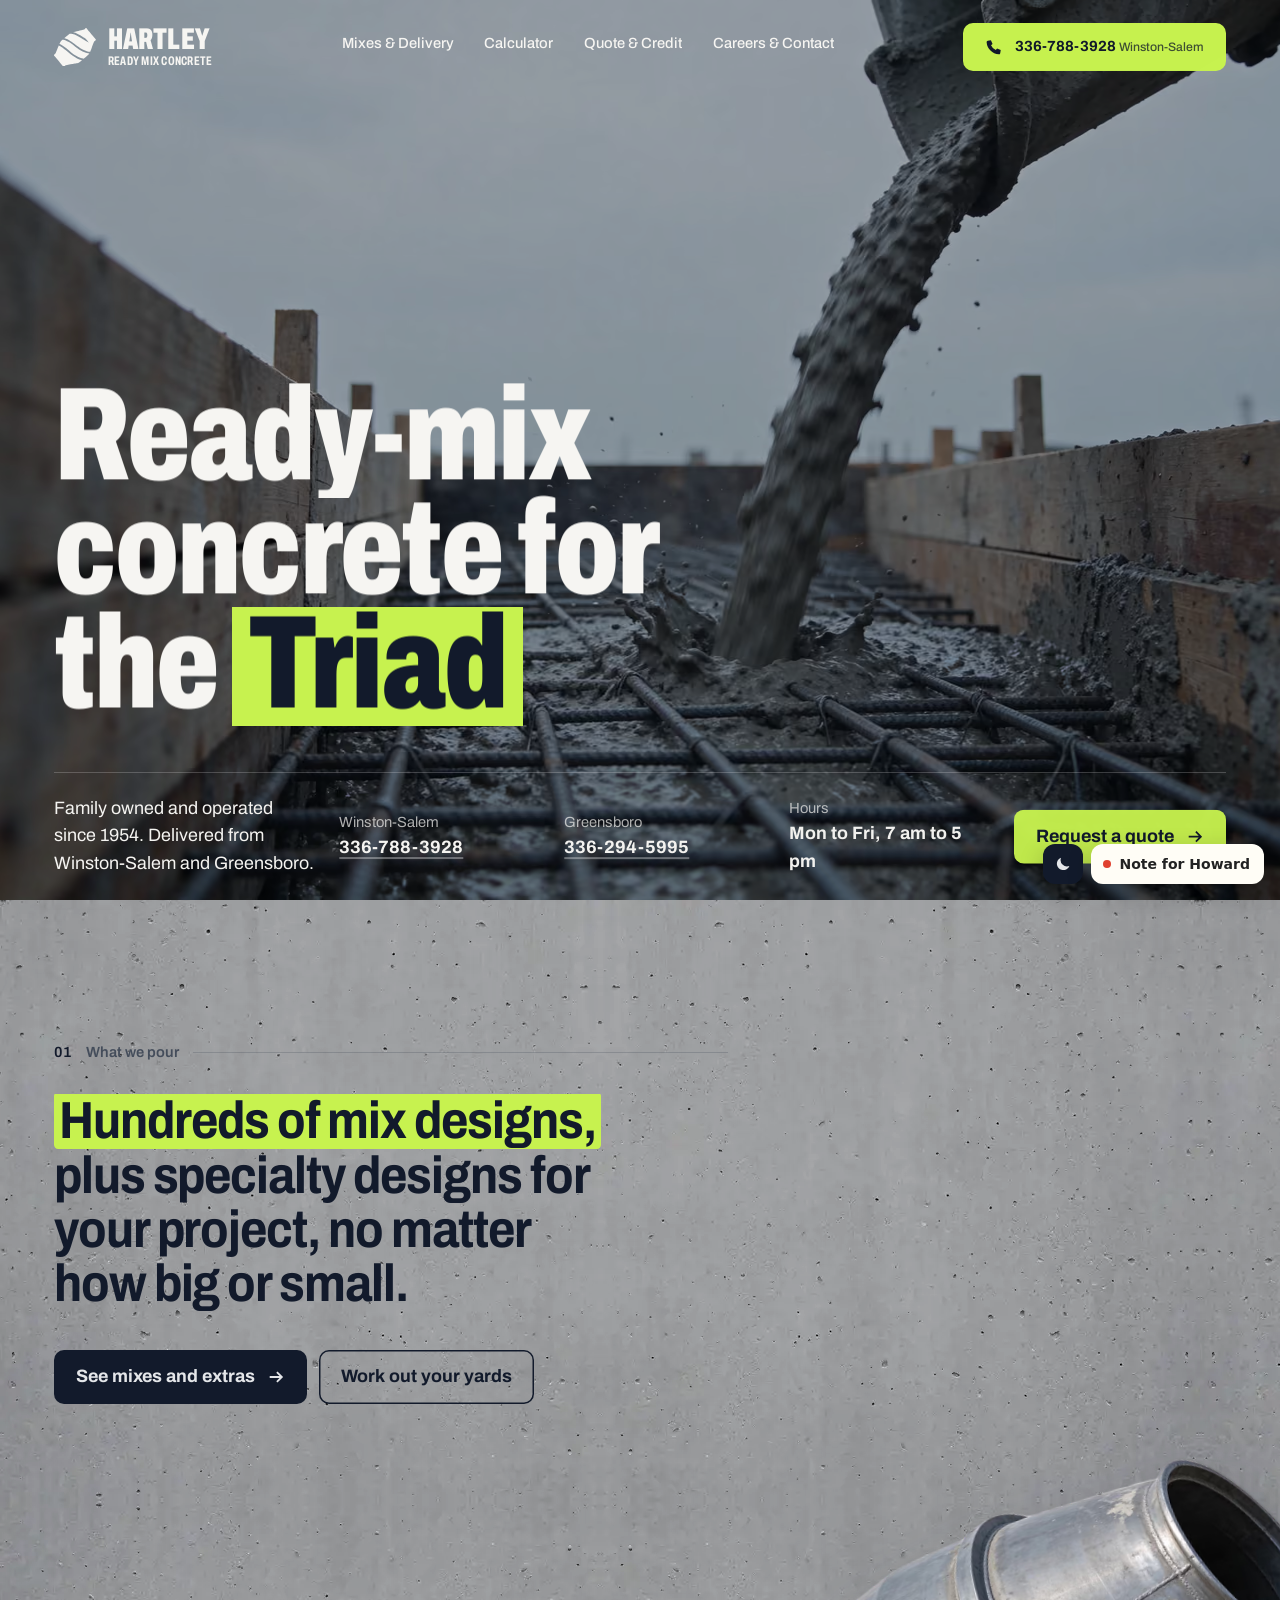
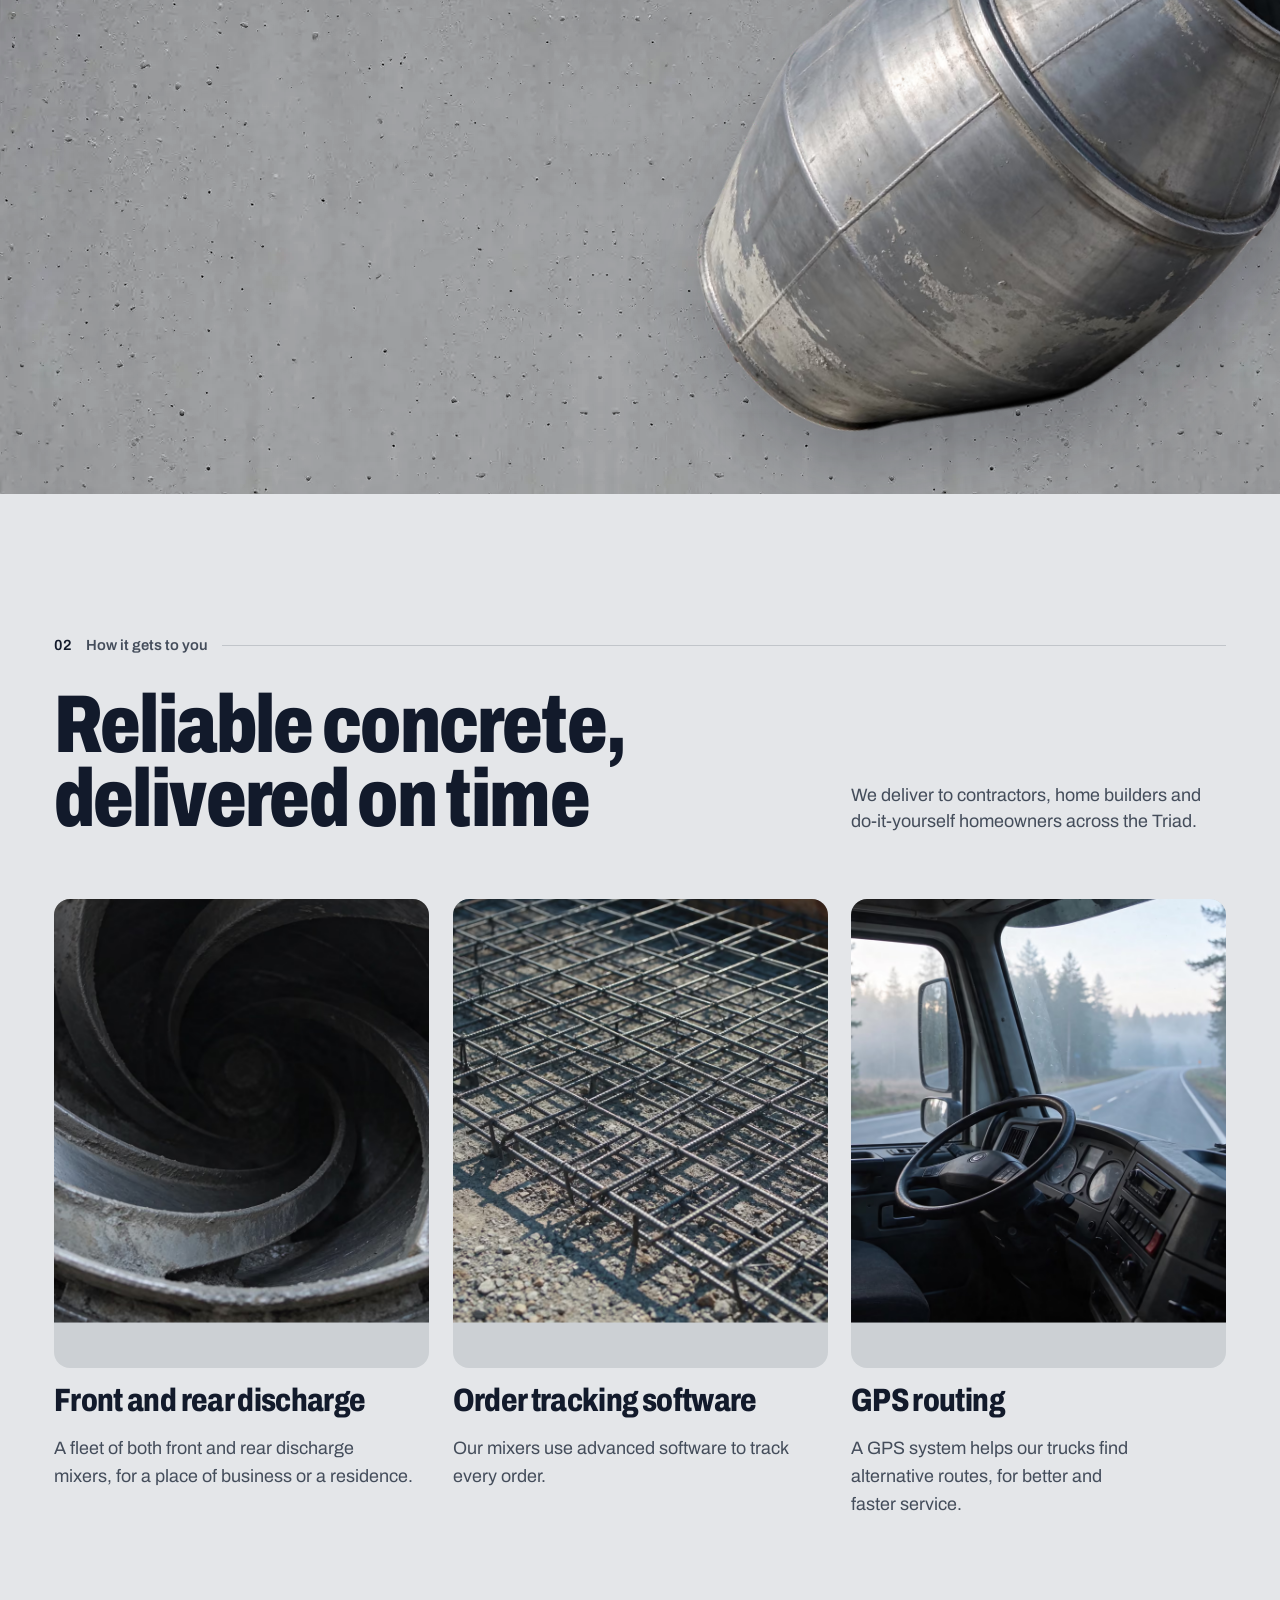
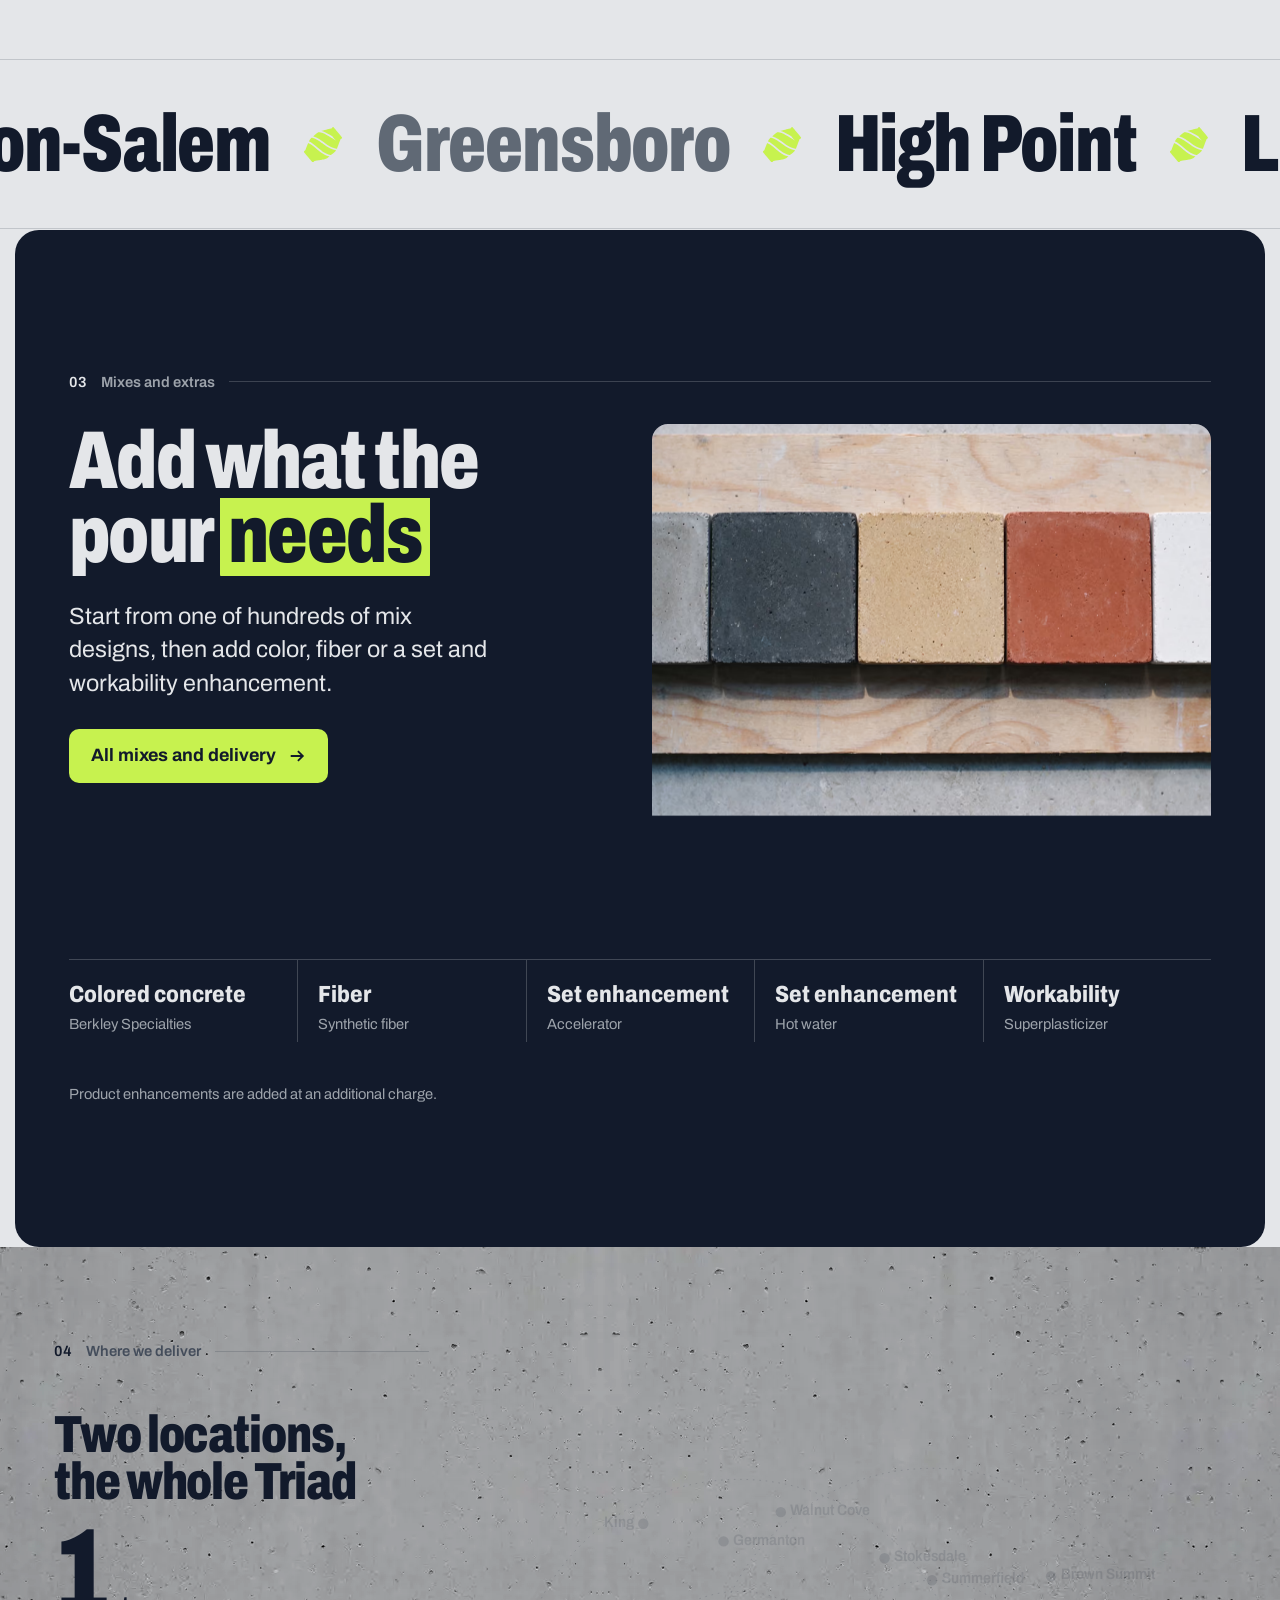
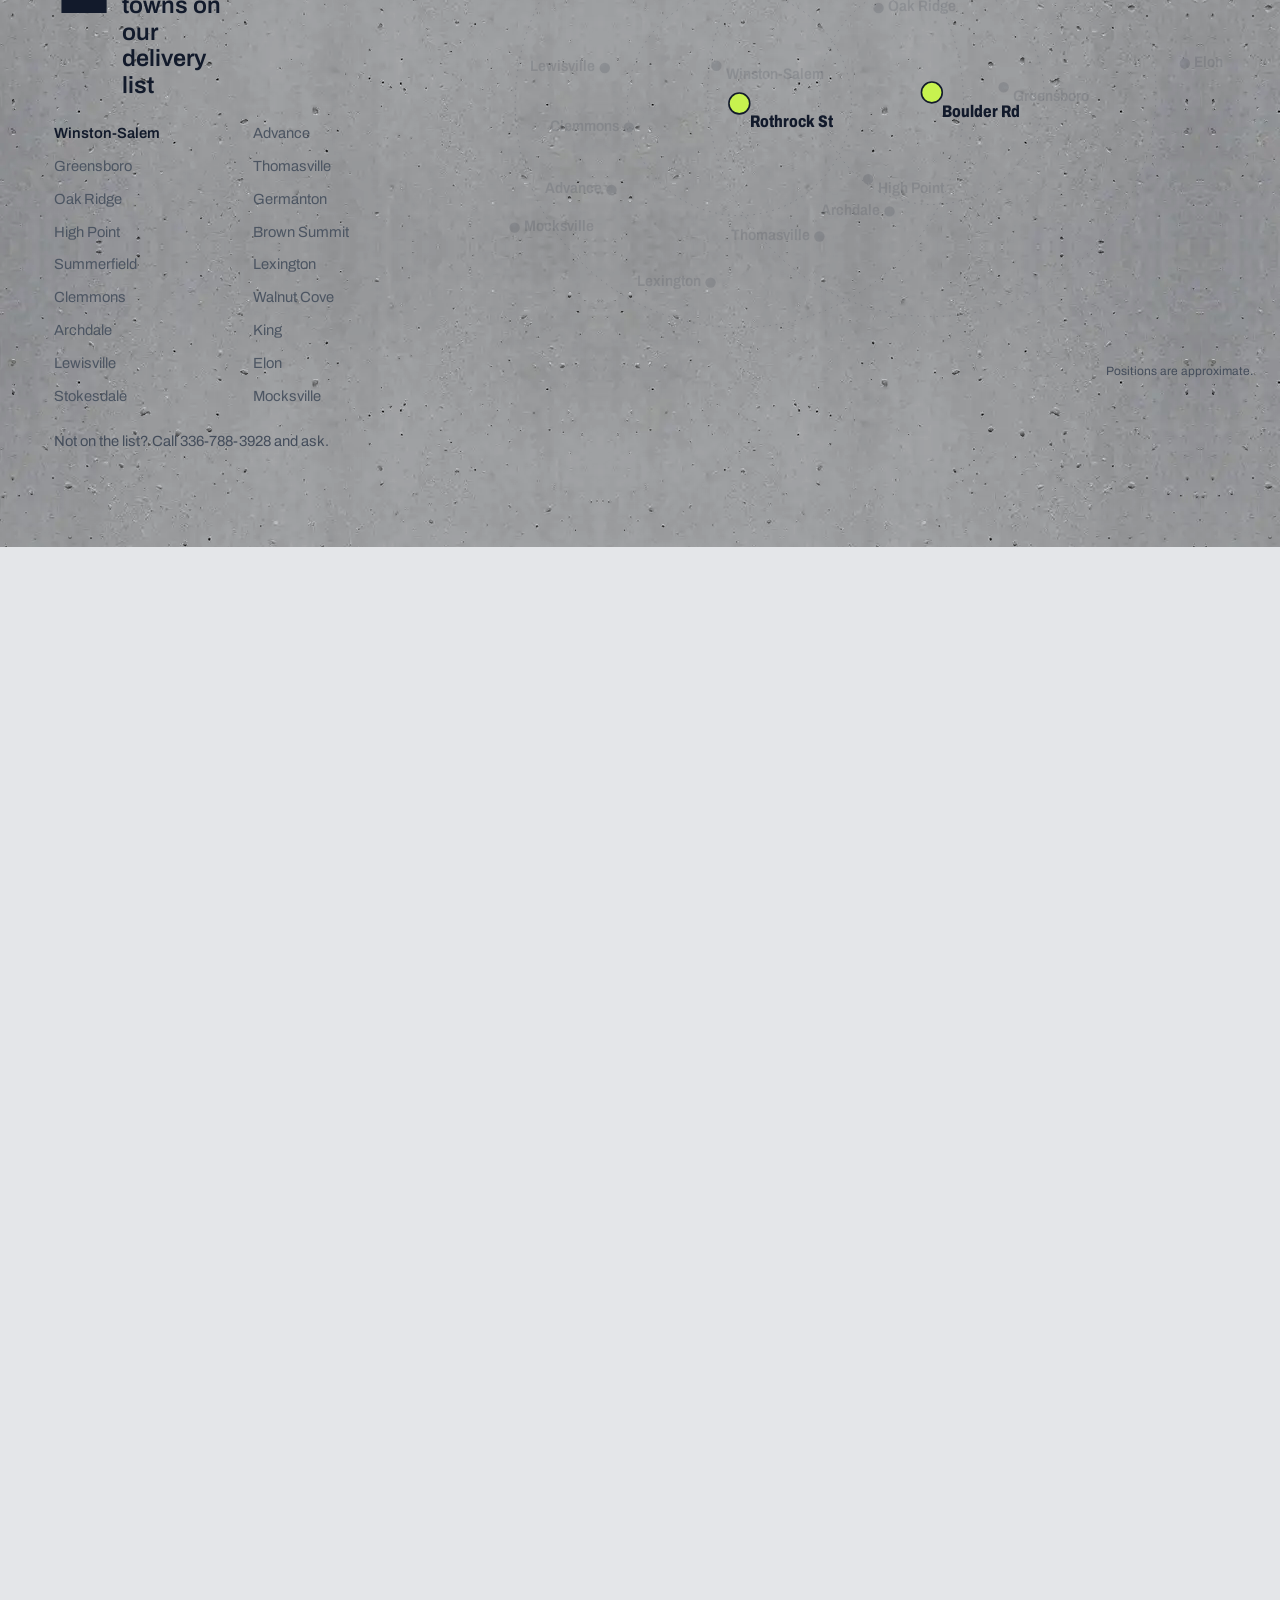
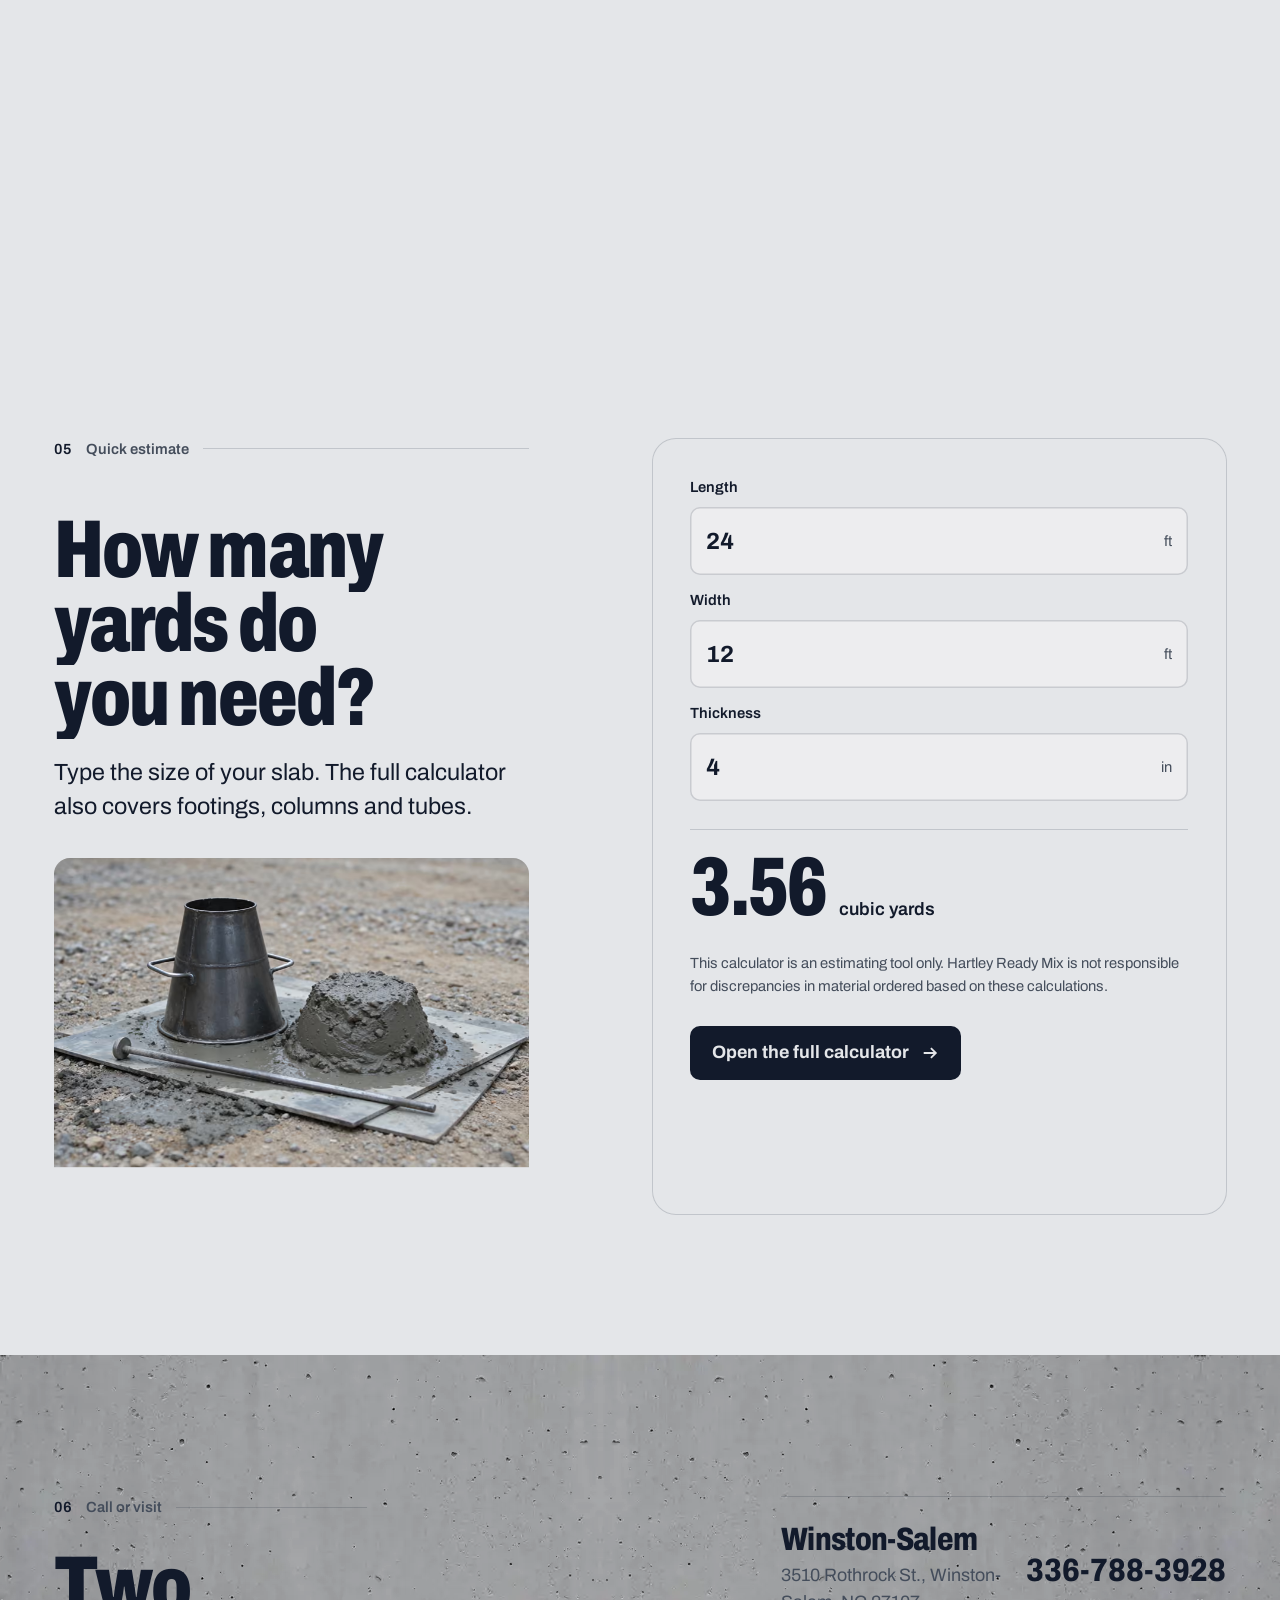
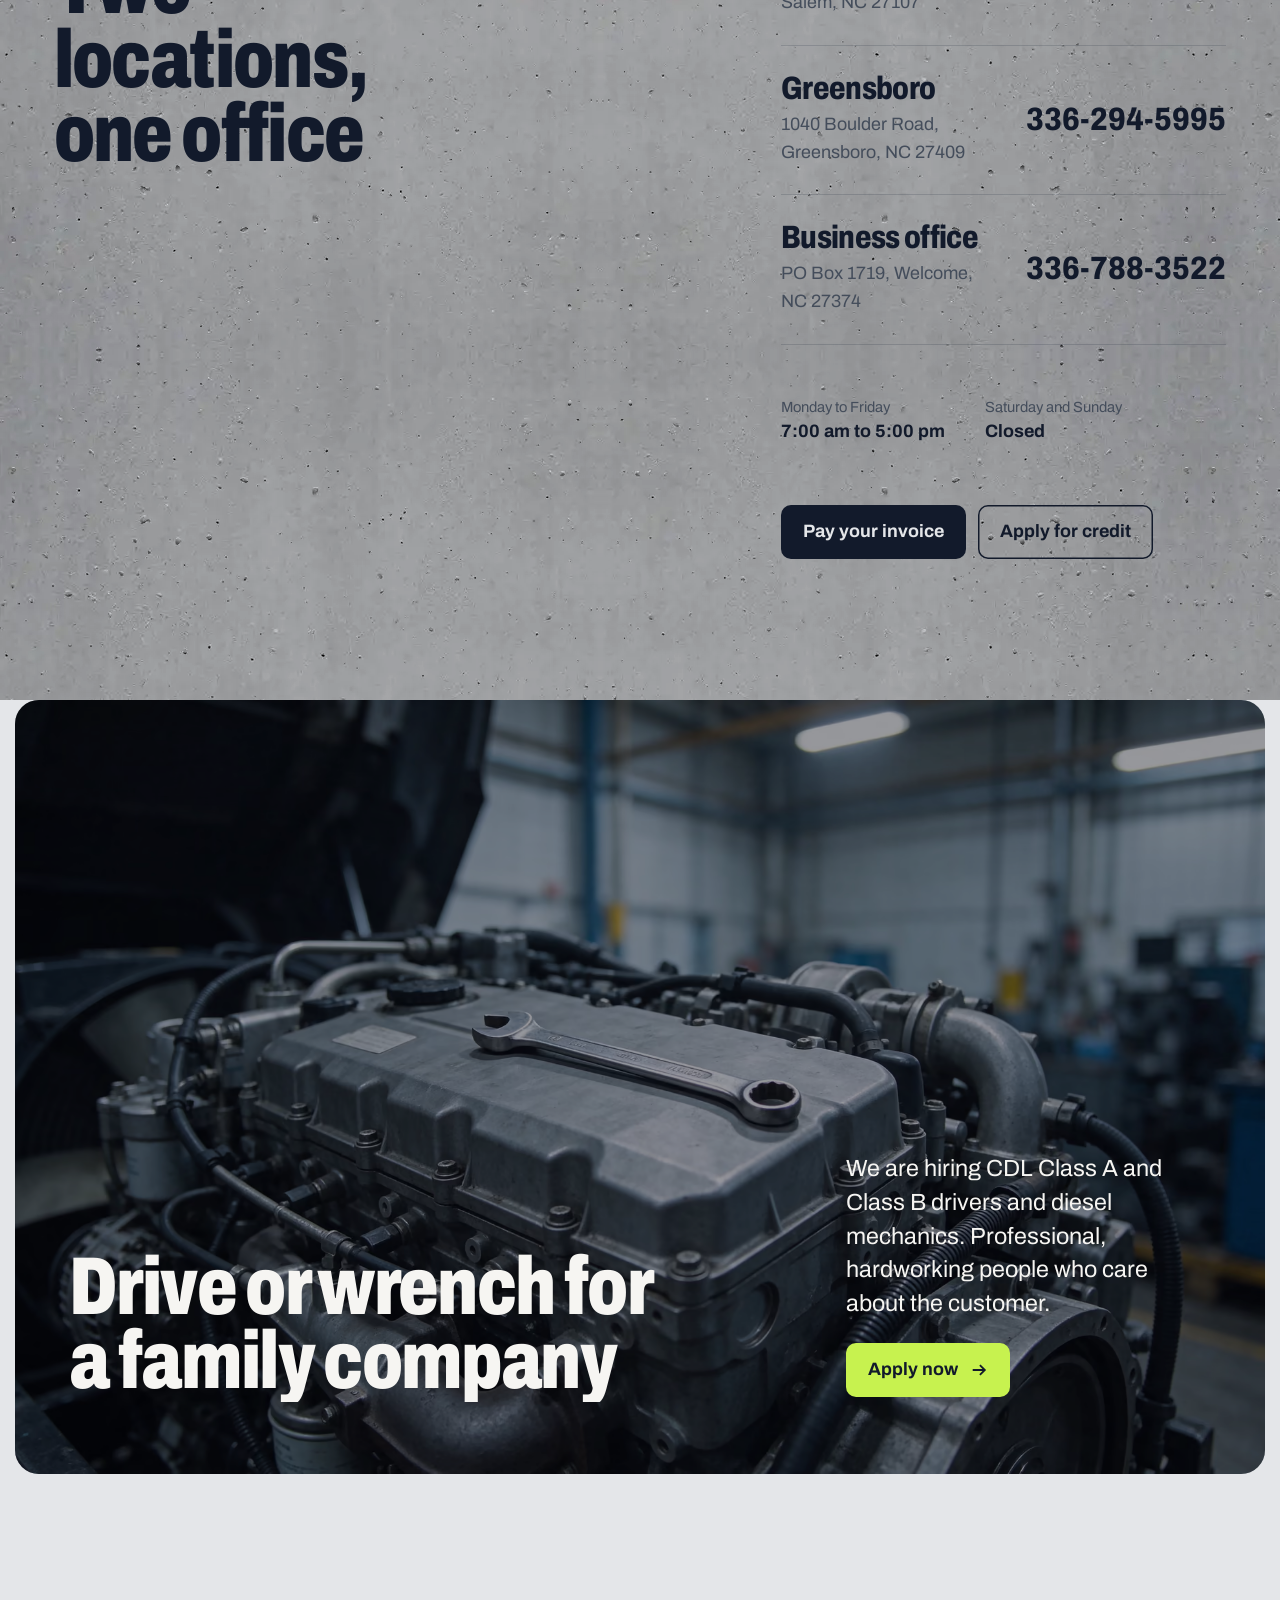
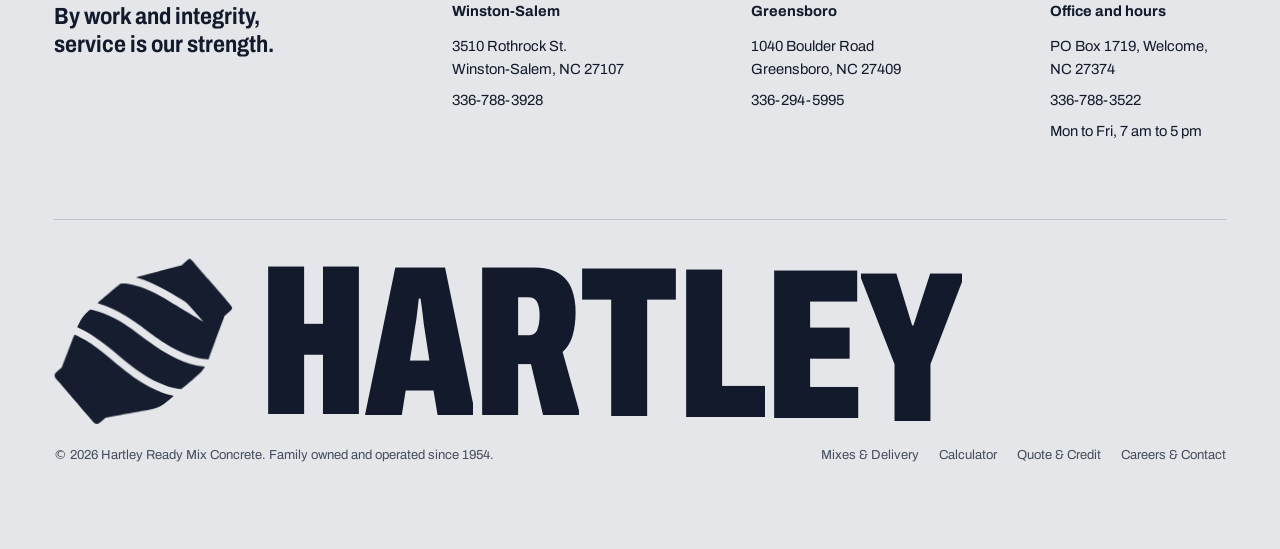
<file: index.html>
<!DOCTYPE html>
<html lang="en" data-theme="light">
<head>
<meta charset="utf-8">
<meta name="viewport" content="width=device-width, initial-scale=1, viewport-fit=cover">
<title>Hartley Ready Mix Concrete | Ready-mix concrete for the Triad since 1954</title>
<meta name="description" content="Family owned and operated since 1954. Ready-mix concrete delivered from Winston-Salem and Greensboro, NC across the Triad. Call 336-788-3928.">
<meta name="robots" content="noindex">
<meta name="theme-color" content="#1b2130">
<meta name="color-scheme" content="light dark">
<link rel="icon" href="assets/brand/favicon.svg" type="image/svg+xml">
<link rel="preload" href="assets/fonts/archivo.woff2" as="font" type="font/woff2" crossorigin>
<link rel="preload" as="image" href="assets/img/hero-pour-1600.avif" imagesrcset="assets/img/hero-pour-1000.avif 1000w, assets/img/hero-pour-1600.avif 1600w, assets/img/hero-pour-2400.avif 2400w" imagesizes="100vw" type="image/avif" fetchpriority="high">
<link rel="stylesheet" href="assets/css/site.css?v=20261125f">
<script>
  (function () {
    var d = document.documentElement;
    try {
      var saved = localStorage.getItem("hrm-theme");
      d.dataset.theme = saved || (matchMedia("(prefers-color-scheme: dark)").matches ? "dark" : "light");
      var calm = matchMedia("(prefers-reduced-motion: reduce)").matches;
      if (!calm && !sessionStorage.getItem("hrm-intro")) {
        d.classList.add("intro");
        setTimeout(function () { d.classList.remove("intro"); }, 5000);
      }
    } catch (e) {}
  })();
</script>
</head>
<body>
<svg width="0" height="0" style="position:absolute" aria-hidden="true">
  <symbol id="mark" viewBox="0 0 787 723"><path fill="currentColor" fill-rule="evenodd" d="M 595.7 2.2 C 593.7 3.4,586.2 9.8,578.9 16.4 L 565.9 28.4 529.7 37.7 C 509.7 42.8,464.7 54.2,429.5 63.0 C 360.2 80.4,361.5 80.0,364.5 80.7 C 402.9 89.4,478.2 125.8,542 166.5 C 551.6 172.6,562.6 179.3,566.5 181.4 C 580.5 189.1,582.9 191.1,597.7 207.8 C 614.6 226.8,632.0 247.1,643.4 261 C 647.7 266.2,652.8 272.1,654.8 274.2 C 659.6 279.3,658.4 278.9,647.7 272.1 C 636.1 264.7,580.0 230.1,561.5 218.8 C 553.8 214.1,533.0 201.2,515.3 190.2 C 444.2 145.7,397.5 123.9,346.5 111.5 C 323.2 105.8,300.0 104.2,292.9 107.9 C 288.7 110.1,192.9 189.5,193.0 190.8 C 193.0 191.2,196.5 192.5,200.7 193.8 C 233.7 203.7,273.2 222.2,312.7 246.3 C 329.6 256.6,367.2 282.4,381 293.1 C 465.2 358.9,496.8 380.3,547.0 405.4 C 595.4 429.6,636.9 442.4,671.9 444.1 L 678.4 444.5 682.6 433.5 C 685.0 427.4,696.3 397.9,707.8 368 C 719.3 338.0,734.0 299.9,740.4 283.4 L 752.0 253.4 758.2 248.5 C 780.4 230.8,787.9 222.6,786.4 217.9 C 785.2 214.1,758.6 181.9,682.3 91.9 C 664.8 71.3,641.7 44.0,631.1 31.4 C 601.8 -3.1,603.0 -2.1,595.7 2.2 M 151.4 225.3 C 134.7 238.5,121.6 255.6,109.7 279.7 C 105.3 288.7,101.9 296.1,102.1 296.3 C 102.3 296.4,105.6 297.8,109.5 299.4 C 148.1 315.0,214.9 362.5,281.5 421.6 C 347.8 480.4,398.9 516.2,456.6 544.4 C 488.3 559.9,515.8 568.8,544.1 572.5 L 556.8 574.2 566.8 566.3 C 597.1 542.3,641.9 503.7,648.0 496.3 C 656.3 486.4,662 478.9,662 477.9 C 662 477.4,659.8 476.8,657.2 476.4 C 580.1 466.3,496.9 425.5,399 349.8 C 332.3 298.4,307.8 281.4,269 259.9 C 238.7 243.2,201.7 228.4,173 221.5 C 159.3 218.2,160.6 218.0,151.4 225.3 M 80.1 350.2 C 75.2 362.4,68.0 380.6,64.1 390.5 C 54.3 415.9,34.0 466.9,32.4 470.5 C 31.6 472.1,27.0 476.6,22.2 480.4 C 3.0 495.8,-0.0 499.6,0.0 508.2 C 0.0 515.1,-0.3 514.4,20.5 539.1 C 30.4 550.8,50.2 574.4,64.5 591.5 C 78.7 608.5,99.0 632.6,109.5 645 C 119.9 657.3,137.6 678.3,148.6 691.5 C 171.0 718.2,171.9 719.2,177.2 721.4 C 185.5 724.9,189.8 723.2,203.5 711.4 C 209 706.7,215.3 701.2,217.7 699.3 L 221.9 695.8 265.7 688.4 C 393.8 666.9,418.3 662.7,427.4 660.8 C 445.5 657.1,461.8 650.4,476.6 640.8 C 484.5 635.7,522.8 605.1,522.9 603.8 C 522.9 603.5,517.7 602.0,511.2 600.5 C 465.1 589.7,404.8 559.3,344 516.1 C 323.7 501.8,281.1 466.9,245.5 435.6 C 207.5 402.3,168.0 372.1,138.5 353.8 C 125.4 345.7,92.0 328,89.9 328 C 89.5 328,85.1 338.0,80.1 350.2"/></symbol>
  <symbol id="arrow" viewBox="0 0 20 20"><path d="M3 10h13M11 4.5 16.5 10 11 15.5" fill="none" stroke="currentColor" stroke-width="2"/></symbol>
  <symbol id="sun" viewBox="0 0 24 24"><circle cx="12" cy="12" r="4.5" fill="currentColor"/><path d="M12 1.5v3M12 19.5v3M1.5 12h3M19.5 12h3M4.6 4.6l2.1 2.1M17.3 17.3l2.1 2.1M4.6 19.4l2.1-2.1M17.3 6.7l2.1-2.1" stroke="currentColor" stroke-width="2" stroke-linecap="round"/></symbol>
  <symbol id="moon" viewBox="0 0 24 24"><path d="M20.5 14.6A8.6 8.6 0 0 1 9.4 3.5a8.6 8.6 0 1 0 11.1 11.1z" fill="currentColor"/></symbol>
  <symbol id="phone" viewBox="0 0 20 20"><path d="M6.6 2.5 8.4 6.6 6.7 8a10 10 0 0 0 5.3 5.3l1.4-1.7 4.1 1.8-.6 3.5a1.6 1.6 0 0 1-1.6 1.3A14.7 14.7 0 0 1 1.8 4.7 1.6 1.6 0 0 1 3.1 3z" fill="currentColor"/></symbol>
</svg>

<a class="skip" href="#main">Skip to content</a>

<div class="intro-screen" aria-hidden="true">
  <div class="intro-bg"></div>
  <div class="intro-logo">
    <svg viewBox="0 0 787 723"><use href="#mark"/></svg>
    <span class="brand-word"><b>HARTLEY</b><small>READY MIX CONCRETE</small></span>
  </div>
</div>

<header class="site-header">
  <div class="wrap">
    <a class="brand" href="index.html" aria-label="Hartley Ready Mix Concrete, home">
      <svg viewBox="0 0 787 723" aria-hidden="true"><use href="#mark"/></svg>
      <span class="brand-word"><b>HARTLEY</b><small>READY MIX CONCRETE</small></span>
    </a>
    <nav class="nav" aria-label="Main">
      <a href="mixes-delivery.html"><span class="swap"><span>Mixes &amp; Delivery</span><span aria-hidden="true">Mixes &amp; Delivery</span></span></a>
      <a href="calculator.html"><span class="swap"><span>Calculator</span><span aria-hidden="true">Calculator</span></span></a>
      <a href="quote-credit.html"><span class="swap"><span>Quote &amp; Credit</span><span aria-hidden="true">Quote &amp; Credit</span></span></a>
      <a href="careers-contact.html"><span class="swap"><span>Careers &amp; Contact</span><span aria-hidden="true">Careers &amp; Contact</span></span></a>
    </nav>
    <div class="hdr-tools">
      <a class="btn btn-accent hdr-call" href="tel:+13367883928">
        <svg aria-hidden="true"><use href="#phone"/></svg>
        <span>336-788-3928 <small>Winston-Salem</small></span>
      </a>
      <button class="menu-btn" type="button" aria-expanded="false" aria-controls="mnav" data-mnav-open><span class="bars" aria-hidden="true"></span>Menu</button>
    </div>
  </div>
</header>

<div class="mnav" id="mnav" role="dialog" aria-modal="true" aria-label="Menu" hidden data-mnav>
  <div class="wrap mnav-top">
    <a class="brand" href="index.html" aria-label="Hartley Ready Mix Concrete, home"><svg viewBox="0 0 787 723" aria-hidden="true"><use href="#mark"/></svg><span class="brand-word"><b>HARTLEY</b><small>READY MIX CONCRETE</small></span></a>
    <button class="menu-btn is-close" type="button" data-mnav-close><span class="bars" aria-hidden="true"></span>Close</button>
  </div>
  <nav class="wrap mnav-links" aria-label="Pages"><a href="index.html" aria-current="page"><i>01</i>Home</a><a href="mixes-delivery.html"><i>02</i>Mixes &amp; Delivery</a><a href="calculator.html"><i>03</i>Calculator</a><a href="quote-credit.html"><i>04</i>Quote &amp; Credit</a><a href="careers-contact.html"><i>05</i>Careers &amp; Contact</a></nav>
  <div class="wrap mnav-foot">
    <a class="btn btn-accent" href="tel:+13367883928"><svg aria-hidden="true"><use href="#phone"/></svg>Winston-Salem 336-788-3928</a>
    <a class="btn btn-line" href="tel:+13362945995"><svg aria-hidden="true"><use href="#phone"/></svg>Greensboro 336-294-5995</a>
    <p>Mon to Fri, 7 am to 5 pm</p>
  </div>
</div>

<main id="main">
  <section class="hero" aria-labelledby="hero-title">
    <picture class="hero-media">
      <source type="image/avif" srcset="assets/img/hero-pour-1000.avif 1000w, assets/img/hero-pour-1600.avif 1600w, assets/img/hero-pour-2400.avif 2400w" sizes="100vw">
      <img src="assets/img/hero-pour-1600.webp" srcset="assets/img/hero-pour-1000.webp 1000w, assets/img/hero-pour-1600.webp 1600w, assets/img/hero-pour-2400.webp 2400w" sizes="100vw" width="2400" height="1350" alt="Fresh concrete pouring from a steel chute into formwork over a rebar grid" fetchpriority="high">
    </picture>

    <div class="wrap hero-body">
      <h1 class="hero-title" id="hero-title">
        <span class="ln"><span>Ready-mix</span></span>
        <span class="ln"><span>concrete for</span></span>
        <span class="ln"><span>the <span class="mark-word">Triad</span></span></span>
      </h1>
    </div>

    <div class="wrap">
      <div class="hero-bar">
        <p class="lead">Family owned and operated since 1954. Delivered from Winston-Salem and Greensboro.</p>
        <dl><dt>Winston-Salem</dt><dd><a class="tel" href="tel:+13367883928">336-788-3928</a></dd></dl>
        <dl><dt>Greensboro</dt><dd><a class="tel" href="tel:+13362945995">336-294-5995</a></dd></dl>
        <dl><dt>Hours</dt><dd>Mon to Fri, 7 am to 5 pm</dd></dl>
        <a class="btn btn-accent" href="quote-credit.html"><span class="swap"><span>Request a quote</span><span aria-hidden="true">Request a quote</span></span><svg aria-hidden="true"><use href="#arrow"/></svg></a>
      </div>
    </div>
  </section>

  <section class="section statement textured" aria-labelledby="st-title">
    <div class="wrap statement-grid">
      <div class="statement-copy">
        <p class="kicker"><i>01</i> What we pour</p>
        <h2 id="st-title" class="big" data-split><em>Hundreds of mix designs,</em> plus specialty designs for your project, no matter how big or small.</h2>
        <div class="cta-row">
          <a class="btn btn-ink" href="mixes-delivery.html"><span class="swap"><span>See mixes and extras</span><span aria-hidden="true">See mixes and extras</span></span><svg aria-hidden="true"><use href="#arrow"/></svg></a>
          <a class="btn btn-line" href="calculator.html">Work out your yards</a>
        </div>
      </div>
      <div class="statement-subject" aria-hidden="true">
        <picture>
          <source type="image/avif" srcset="assets/img/drum-900.avif 900w, assets/img/drum-1400.avif 1400w" sizes="(max-width: 1080px) 80vw, 55vw">
          <img src="assets/img/drum-1400.webp" srcset="assets/img/drum-900.webp 900w, assets/img/drum-1400.webp 1400w" sizes="(max-width: 1080px) 80vw, 55vw" width="1400" height="1400" alt="" loading="lazy" decoding="async">
        </picture>
      </div>
    </div>
  </section>

  <section class="section" aria-labelledby="fleet-title">
    <div class="wrap">
      <p class="kicker"><i>02</i> How it gets to you</p>
      <div class="fleet-head">
        <h2 class="h2" id="fleet-title">Reliable concrete, delivered on time</h2>
        <p class="lede">We deliver to contractors, home builders and do-it-yourself homeowners across the Triad.</p>
      </div>
      <div class="cards">
        <article class="card">
          <figure class="reveal-img"><picture>
            <source type="image/avif" srcset="assets/img/fleet-drum-800.avif 800w, assets/img/fleet-drum-1200.avif 1200w" sizes="(max-width: 1080px) 100vw, 31vw">
            <img src="assets/img/fleet-drum-1200.webp" srcset="assets/img/fleet-drum-800.webp 800w, assets/img/fleet-drum-1200.webp 1200w" sizes="(max-width: 1080px) 100vw, 31vw" width="1200" height="1500" alt="Steel fins inside a concrete mixer drum" loading="lazy" decoding="async">
          </picture></figure>
          <h3>Front and rear discharge</h3>
          <p>A fleet of both front and rear discharge mixers, for a place of business or a residence.</p>
        </article>
        <article class="card">
          <figure class="reveal-img"><picture>
            <source type="image/avif" srcset="assets/img/fleet-rebar-800.avif 800w, assets/img/fleet-rebar-1200.avif 1200w" sizes="(max-width: 1080px) 100vw, 31vw">
            <img src="assets/img/fleet-rebar-1200.webp" srcset="assets/img/fleet-rebar-800.webp 800w, assets/img/fleet-rebar-1200.webp 1200w" sizes="(max-width: 1080px) 100vw, 31vw" width="1200" height="1500" alt="Tied rebar grid inside wooden forms, ready for a pour" loading="lazy" decoding="async">
          </picture></figure>
          <h3>Order tracking software</h3>
          <p>Our mixers use advanced software to track every order.</p>
        </article>
        <article class="card">
          <figure class="reveal-img"><picture>
            <source type="image/avif" srcset="assets/img/fleet-cab-800.avif 800w, assets/img/fleet-cab-1200.avif 1200w" sizes="(max-width: 1080px) 100vw, 31vw">
            <img src="assets/img/fleet-cab-1200.webp" srcset="assets/img/fleet-cab-800.webp 800w, assets/img/fleet-cab-1200.webp 1200w" sizes="(max-width: 1080px) 100vw, 31vw" width="1200" height="1500" alt="Truck cab at dawn looking out at a road through pine trees" loading="lazy" decoding="async">
          </picture></figure>
          <h3>GPS routing</h3>
          <p>A GPS system helps our trucks find alternative routes, for better and faster service.</p>
        </article>
      </div>
    </div>
  </section>

  <div class="ticker" aria-hidden="true">
    <div class="ticker-track"><div class="ticker-row"><span>Winston-Salem</span><svg viewBox="0 0 787 723"><use href="#mark"/></svg><span>Greensboro</span><svg viewBox="0 0 787 723"><use href="#mark"/></svg><span>High Point</span><svg viewBox="0 0 787 723"><use href="#mark"/></svg><span>Lexington</span><svg viewBox="0 0 787 723"><use href="#mark"/></svg><span>Oak Ridge</span><svg viewBox="0 0 787 723"><use href="#mark"/></svg><span>King</span><svg viewBox="0 0 787 723"><use href="#mark"/></svg><span>Advance</span><svg viewBox="0 0 787 723"><use href="#mark"/></svg><span>Clemmons</span><svg viewBox="0 0 787 723"><use href="#mark"/></svg><span>Archdale</span><svg viewBox="0 0 787 723"><use href="#mark"/></svg><span>Mocksville</span><svg viewBox="0 0 787 723"><use href="#mark"/></svg><span>Germanton</span><svg viewBox="0 0 787 723"><use href="#mark"/></svg><span>Walnut Cove</span><svg viewBox="0 0 787 723"><use href="#mark"/></svg><span>Elon</span><svg viewBox="0 0 787 723"><use href="#mark"/></svg><span>Thomasville</span><svg viewBox="0 0 787 723"><use href="#mark"/></svg><span>Summerfield</span><svg viewBox="0 0 787 723"><use href="#mark"/></svg><span>Stokesdale</span><svg viewBox="0 0 787 723"><use href="#mark"/></svg><span>Brown Summit</span><svg viewBox="0 0 787 723"><use href="#mark"/></svg><span>Lewisville</span><svg viewBox="0 0 787 723"><use href="#mark"/></svg></div><div class="ticker-row"><span>Winston-Salem</span><svg viewBox="0 0 787 723"><use href="#mark"/></svg><span>Greensboro</span><svg viewBox="0 0 787 723"><use href="#mark"/></svg><span>High Point</span><svg viewBox="0 0 787 723"><use href="#mark"/></svg><span>Lexington</span><svg viewBox="0 0 787 723"><use href="#mark"/></svg><span>Oak Ridge</span><svg viewBox="0 0 787 723"><use href="#mark"/></svg><span>King</span><svg viewBox="0 0 787 723"><use href="#mark"/></svg><span>Advance</span><svg viewBox="0 0 787 723"><use href="#mark"/></svg><span>Clemmons</span><svg viewBox="0 0 787 723"><use href="#mark"/></svg><span>Archdale</span><svg viewBox="0 0 787 723"><use href="#mark"/></svg><span>Mocksville</span><svg viewBox="0 0 787 723"><use href="#mark"/></svg><span>Germanton</span><svg viewBox="0 0 787 723"><use href="#mark"/></svg><span>Walnut Cove</span><svg viewBox="0 0 787 723"><use href="#mark"/></svg><span>Elon</span><svg viewBox="0 0 787 723"><use href="#mark"/></svg><span>Thomasville</span><svg viewBox="0 0 787 723"><use href="#mark"/></svg><span>Summerfield</span><svg viewBox="0 0 787 723"><use href="#mark"/></svg><span>Stokesdale</span><svg viewBox="0 0 787 723"><use href="#mark"/></svg><span>Brown Summit</span><svg viewBox="0 0 787 723"><use href="#mark"/></svg><span>Lewisville</span><svg viewBox="0 0 787 723"><use href="#mark"/></svg></div></div>
  </div>

  <section class="section band" aria-labelledby="mix-title">
    <div class="wrap">
      <p class="kicker"><i>03</i> Mixes and extras</p>
      <div class="mixes">
        <div class="mixes-copy">
          <h2 class="h2" id="mix-title">Add what the pour <em>needs</em></h2>
          <p class="lede">Start from one of hundreds of mix designs, then add color, fiber or a set and workability enhancement.</p>
          <div><a class="btn btn-accent" href="mixes-delivery.html"><span class="swap"><span>All mixes and delivery</span><span aria-hidden="true">All mixes and delivery</span></span><svg aria-hidden="true"><use href="#arrow"/></svg></a></div>
        </div>
        <figure class="mixes-visual reveal-img"><picture>
          <source type="image/avif" srcset="assets/img/samples-900.avif 900w, assets/img/samples-1400.avif 1400w" sizes="(max-width: 1080px) 100vw, 48vw">
          <img src="assets/img/samples-1400.webp" srcset="assets/img/samples-900.webp 900w, assets/img/samples-1400.webp 1400w" sizes="(max-width: 1080px) 100vw, 48vw" width="1400" height="1120" alt="Cast concrete sample tiles in natural grey, charcoal, buff, terracotta and white" loading="lazy" decoding="async">
        </picture></figure>
        <ul class="extras">
          <li><b>Colored concrete</b><span>Berkley Specialties</span></li>
          <li><b>Fiber</b><span>Synthetic fiber</span></li>
          <li><b>Set enhancement</b><span>Accelerator</span></li>
          <li><b>Set enhancement</b><span>Hot water</span></li>
          <li><b>Workability</b><span>Superplasticizer</span></li>
        </ul>
        <p class="extras-note">Product enhancements are added at an additional charge.</p>
      </div>
    </div>
  </section>

  <section class="area textured" aria-labelledby="area-title" data-area>
    <div class="wrap area-grid">
      <div class="area-copy">
        <p class="kicker"><i>04</i> Where we deliver</p>
        <h2 class="h2" id="area-title">Two locations, the whole Triad</h2>
        <div class="count" aria-hidden="true"><b data-count="18">18</b><span>towns on our delivery list</span></div>
        <ul class="towns" aria-label="Towns we serve"></ul>
        <p class="calc-note">Not on the list? Call 336-788-3928 and ask.</p>
      </div>
      <div class="map" aria-hidden="true">
        <svg viewBox="0 0 1000 690">
          <g class="routes"></g>
          <g class="rings"><circle class="ring" cx="358.7" cy="352.9" r="140"/><circle class="ring" cx="358.7" cy="352.9" r="280"/><circle class="ring" cx="599.2" cy="339.1" r="140"/><circle class="ring" cx="599.2" cy="339.1" r="280"/></g>
          <g class="towns-g"><g class="town" data-i="0"><circle cx="330.0" cy="305.8" r="5"/><text x="342.0" y="322.8" text-anchor="start">Winston-Salem</text></g>
<g class="town" data-i="1"><circle cx="688.9" cy="332.6" r="5"/><text x="700.9" y="349.6" text-anchor="start">Greensboro</text></g>
<g class="town" data-i="2"><circle cx="532.6" cy="233.6" r="5"/><text x="544.6" y="237.6" text-anchor="start">Oak Ridge</text></g>
<g class="town" data-i="3"><circle cx="519.6" cy="447.4" r="5"/><text x="531.6" y="464.4" text-anchor="start">High Point</text></g>
<g class="town" data-i="4"><circle cx="599.4" cy="198.9" r="5"/><text x="611.4" y="202.9" text-anchor="start">Summerfield</text></g>
<g class="town" data-i="5"><circle cx="220.6" cy="382.8" r="5"/><text x="208.6" y="386.8" text-anchor="end">Clemmons</text></g>
<g class="town" data-i="6"><circle cx="546.3" cy="487.7" r="5"/><text x="534.3" y="491.7" text-anchor="end">Archdale</text></g>
<g class="town" data-i="7"><circle cx="190.6" cy="308.6" r="5"/><text x="178.6" y="312.6" text-anchor="end">Lewisville</text></g>
<g class="town" data-i="8"><circle cx="540.1" cy="171.4" r="5"/><text x="552.1" y="175.4" text-anchor="start">Stokesdale</text></g>
<g class="town" data-i="9"><circle cx="199.0" cy="461.0" r="5"/><text x="187.0" y="465.0" text-anchor="end">Advance</text></g>
<g class="town" data-i="10"><circle cx="458.7" cy="519.1" r="5"/><text x="446.7" y="523.1" text-anchor="end">Thomasville</text></g>
<g class="town" data-i="11"><circle cx="339.0" cy="150.4" r="5"/><text x="351.0" y="154.4" text-anchor="start">Germanton</text></g>
<g class="town" data-i="12"><circle cx="748.2" cy="193.8" r="5"/><text x="760.2" y="197.8" text-anchor="start">Brown Summit</text></g>
<g class="town" data-i="13"><circle cx="322.7" cy="576.7" r="5"/><text x="310.7" y="580.7" text-anchor="end">Lexington</text></g>
<g class="town" data-i="14"><circle cx="410.5" cy="113.9" r="5"/><text x="422.5" y="117.9" text-anchor="start">Walnut Cove</text></g>
<g class="town" data-i="15"><circle cx="238.7" cy="128.4" r="5"/><text x="226.7" y="132.4" text-anchor="end">King</text></g>
<g class="town" data-i="16"><circle cx="915.3" cy="302.9" r="5"/><text x="927.3" y="306.9" text-anchor="start">Elon</text></g>
<g class="town" data-i="17"><circle cx="78.0" cy="508.0" r="5"/><text x="90.0" y="512.0" text-anchor="start">Mocksville</text></g></g>
          <g class="yard" data-x="358.7" data-y="352.9"><circle cx="358.7" cy="352.9" r="13"/><text x="372" y="382">Rothrock St</text></g>
          <g class="yard" data-x="599.2" data-y="339.1"><circle cx="599.2" cy="339.1" r="13"/><text x="612" y="370">Boulder Rd</text></g>
        </svg>
        <p class="map-note">Positions are approximate.</p>
      </div>
    </div>
  </section>

  <section class="section" aria-labelledby="calc-title">
    <div class="wrap calc">
      <div class="calc-copy">
        <p class="kicker"><i>05</i> Quick estimate</p>
        <h2 class="h2" id="calc-title">How many yards do you need?</h2>
        <p class="lede">Type the size of your slab. The full calculator also covers footings, columns and tubes.</p>
        <figure class="reveal-img"><picture>
          <source type="image/avif" srcset="assets/img/slump-800.avif 800w, assets/img/slump-1200.avif 1200w" sizes="(max-width: 1080px) 100vw, 40vw">
          <img src="assets/img/slump-1200.webp" srcset="assets/img/slump-800.webp 800w, assets/img/slump-1200.webp 1200w" sizes="(max-width: 1080px) 100vw, 40vw" width="1200" height="900" alt="Steel slump cone beside a slumped mound of fresh concrete" loading="lazy" decoding="async">
        </picture></figure>
      </div>
      <div class="calc-box" data-calc role="group" aria-label="Quick estimate">
        <div class="calc-fields">
          <div class="field"><label for="c-l">Length</label><div class="in"><input id="c-l" type="number" inputmode="decimal" min="0" step="any" value="24"><span class="u">ft</span></div></div>
          <div class="field"><label for="c-w">Width</label><div class="in"><input id="c-w" type="number" inputmode="decimal" min="0" step="any" value="12"><span class="u">ft</span></div></div>
          <div class="field"><label for="c-t">Thickness</label><div class="in"><input id="c-t" type="number" inputmode="decimal" min="0" step="any" value="4"><span class="u">in</span></div></div>
        </div>
        <div class="result" aria-live="polite"><output for="c-l c-w c-t" data-out>3.56</output><span>cubic yards</span></div>
        <p class="calc-note">This calculator is an estimating tool only. Hartley Ready Mix is not responsible for discrepancies in material ordered based on these calculations.</p>
        <div><a class="btn btn-ink" href="calculator.html"><span class="swap"><span>Open the full calculator</span><span aria-hidden="true">Open the full calculator</span></span><svg aria-hidden="true"><use href="#arrow"/></svg></a></div>
      </div>
    </div>
  </section>

  <section class="section textured" aria-labelledby="loc-title">
    <div class="wrap locs">
      <div>
        <p class="kicker"><i>06</i> Call or visit</p>
        <h2 class="h2" id="loc-title">Two locations, one office</h2>
      </div>
      <div class="loc-list">
        <div class="loc"><h3>Winston-Salem</h3><address>3510 Rothrock St., Winston-Salem, NC 27107</address><a class="tel" href="tel:+13367883928">336-788-3928</a></div>
        <div class="loc"><h3>Greensboro</h3><address>1040 Boulder Road, Greensboro, NC 27409</address><a class="tel" href="tel:+13362945995">336-294-5995</a></div>
        <div class="loc"><h3>Business office</h3><address>PO Box 1719, Welcome, NC 27374</address><a class="tel" href="tel:+13367883522">336-788-3522</a></div>
      </div>
      <dl class="hours">
        <div><dt>Monday to Friday</dt><dd>7:00 am to 5:00 pm</dd></div>
        <div><dt>Saturday and Sunday</dt><dd>Closed</dd></div>
      </dl>
      <div class="quick">
        <a class="btn btn-ink" href="https://quickclick.com/r/pd8q563rj8bpxdf1z2608v1wsiwysn" rel="noopener" target="_blank">Pay your invoice</a>
        <a class="btn btn-line" href="quote-credit.html">Apply for credit</a>
      </div>
    </div>
  </section>

  <section class="careers" aria-labelledby="car-title">
    <picture>
      <source type="image/avif" srcset="assets/img/engine-1200.avif 1200w, assets/img/engine-2000.avif 2000w" sizes="100vw">
      <img src="assets/img/engine-2000.webp" srcset="assets/img/engine-1200.webp 1200w, assets/img/engine-2000.webp 2000w" sizes="100vw" width="2000" height="1125" alt="" loading="lazy" decoding="async">
    </picture>
    <div class="wrap careers-body">
      <h2 class="h2" id="car-title">Drive or wrench for a family company</h2>
      <div class="side">
        <p class="lede">We are hiring CDL Class A and Class B drivers and diesel mechanics. Professional, hardworking people who care about the customer.</p>
        <div><a class="btn btn-accent" href="careers-contact.html"><span class="swap"><span>Apply now</span><span aria-hidden="true">Apply now</span></span><svg aria-hidden="true"><use href="#arrow"/></svg></a></div>
      </div>
    </div>
  </section>
</main>

<footer class="site-footer">
  <div class="wrap">
    <div class="foot-grid">
      <div class="col"><p class="tag">By work and integrity, service is our strength.</p></div>
      <div class="col"><h3>Winston-Salem</h3><p>3510 Rothrock St.<br>Winston-Salem, NC 27107</p><a href="tel:+13367883928">336-788-3928</a></div>
      <div class="col"><h3>Greensboro</h3><p>1040 Boulder Road<br>Greensboro, NC 27409</p><a href="tel:+13362945995">336-294-5995</a></div>
      <div class="col col-wide"><h3>Office and hours</h3><p>PO Box 1719, Welcome, NC 27374</p><a href="tel:+13367883522">336-788-3522</a><p>Mon to Fri, 7 am to 5 pm</p></div>
    </div>
    <div class="foot-word" aria-hidden="true"><svg viewBox="0 0 787 723"><use href="#mark"/></svg><b>HARTLEY</b></div>
    <div class="legal"><span>&copy; 2026 Hartley Ready Mix Concrete. Family owned and operated since 1954.</span><span><a href="mixes-delivery.html">Mixes &amp; Delivery</a> <a href="calculator.html">Calculator</a> <a href="quote-credit.html">Quote &amp; Credit</a> <a href="careers-contact.html">Careers &amp; Contact</a></span></div>
  </div>
</footer>

<nav class="callbar" aria-label="Call us">
  <a href="tel:+13367883928">Call Winston-Salem<small>336-788-3928</small></a>
  <a href="tel:+13362945995">Call Greensboro<small>336-294-5995</small></a>
</nav>

<!-- Viewer note for the preview only. Remove this block and .vnote styles before launch. -->
<div class="dock">
  <button class="theme-toggle" type="button" aria-label="Switch to dark mode" data-theme-toggle>
    <svg class="i-moon" aria-hidden="true"><use href="#moon"/></svg>
    <svg class="i-sun" aria-hidden="true"><use href="#sun"/></svg>
  </button>
  <button class="vnote-tab" type="button" data-vnote-open hidden><b></b>Note for Howard</button>
</div>
<div class="vnote" role="dialog" aria-modal="true" aria-labelledby="vnote-title" hidden data-vnote>
  <div class="vnote-card">
    <button class="x" type="button" aria-label="Close note" data-vnote-close>&times;</button>
    <p class="label" id="vnote-title">Not part of the website. A personal note for Howard, from Ayoub at Baitti Studio.</p>
    <p>Hi Howard,</p>
    <p class="tip">One tip first: this looks its best on a computer. If you are reading this on your phone, everything works there too, but please open it on a desktop or laptop when you can, so you see it the way it was designed.</p>
    <p>This is a working preview of a new website for Hartley Ready Mix, built over the last few weeks. Nothing here is final. The words, colours, layout and every photo can change. The forms are not connected yet, so nothing you type is sent.</p>
    <p>A personal word. There are plenty of agencies out there, and I believe I am the right fit for this. I would put more into Hartley than any of them, because I am building my studio from the ground up and this work matters to me. It is not just a website. Every project like this one moves me closer to retiring my dad, and I am not slowing down. If we work together, we both win.</p>
    <p>And if the answer is no, that is completely fine. I hope this note does not weigh on your decision either way. Thank you for taking a look.</p>
    <p class="sig">Ayoub<br>Baitti Studio</p>
    <button class="go" type="button" data-vnote-close>Explore the preview</button>
  </div>
</div>

<script src="assets/js/vendor/gsap.min.js" defer></script>
<script src="assets/js/vendor/ScrollTrigger.min.js" defer></script>
<script src="assets/js/vendor/SplitText.min.js" defer></script>
<script src="assets/js/site.js?v=20261125f" defer></script>
<script src="assets/js/watch.js?v=20261125f" defer></script>
</body>
</html>
</file>
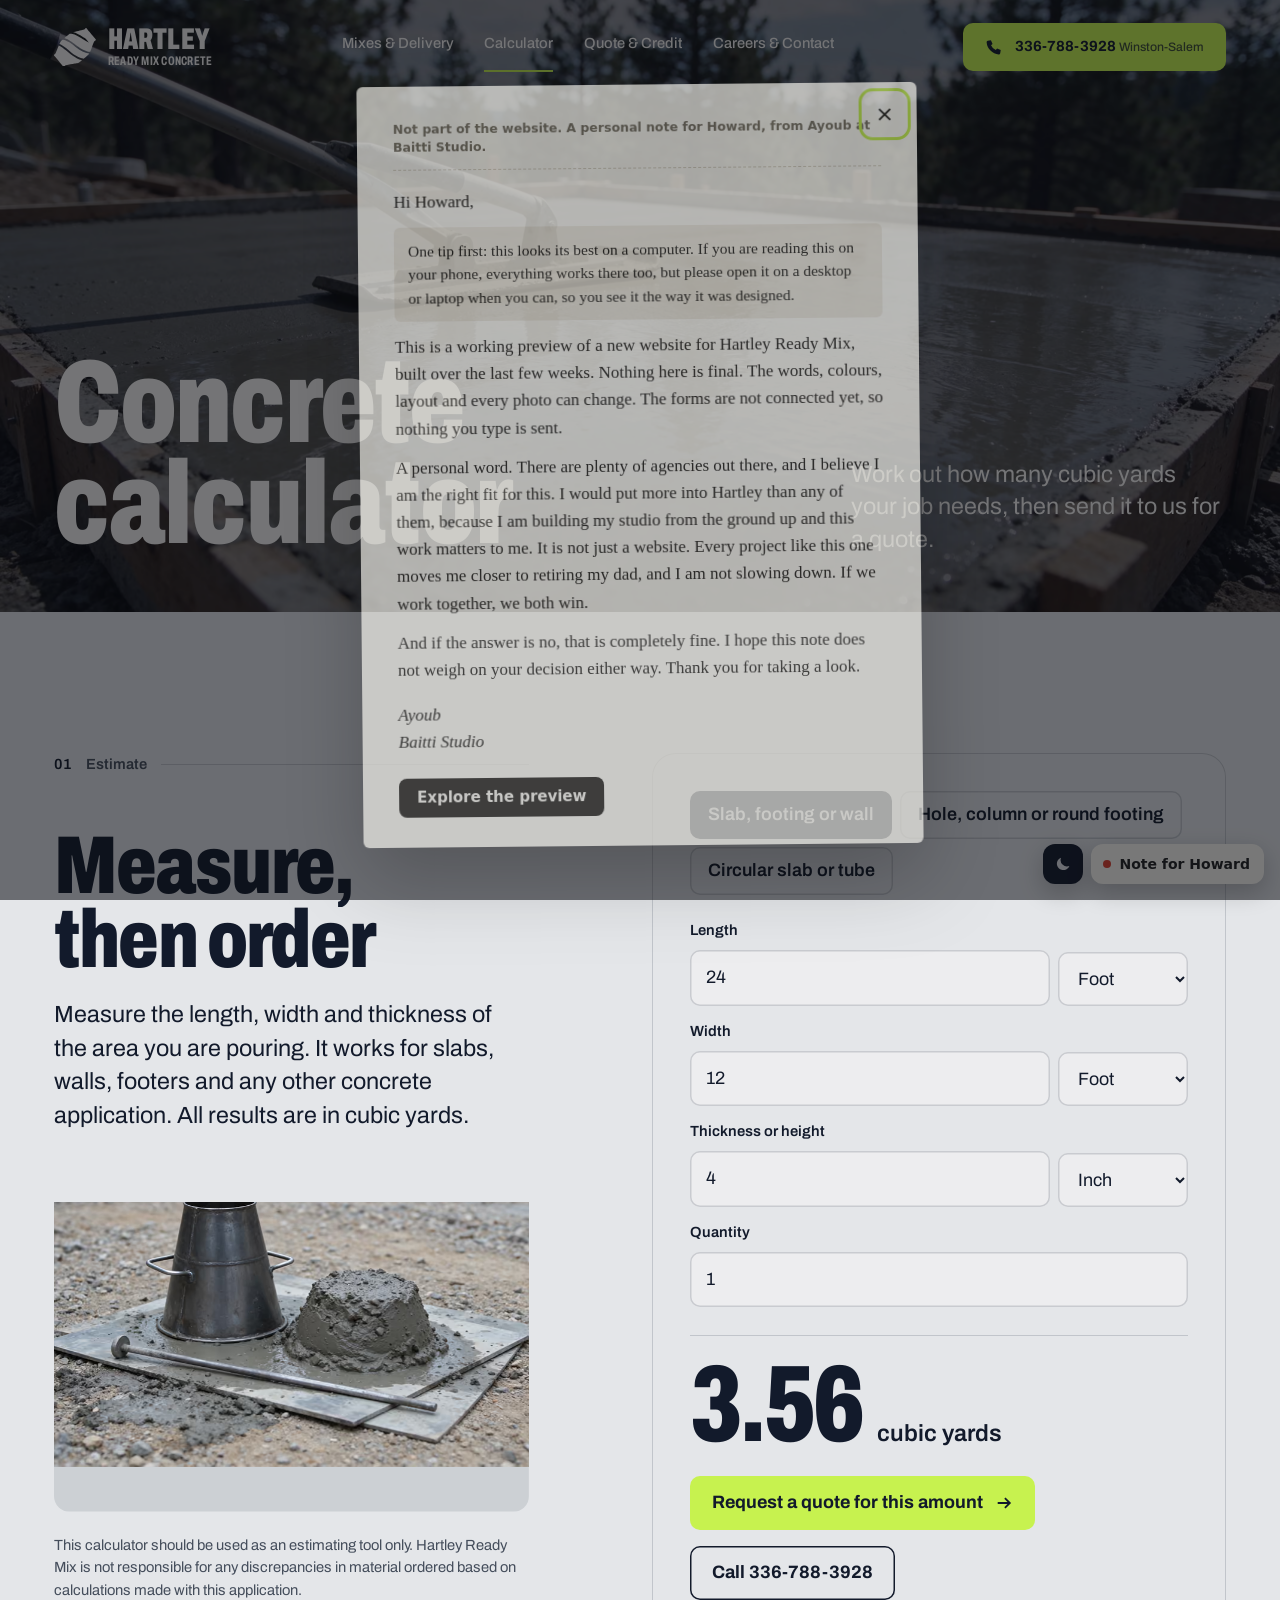
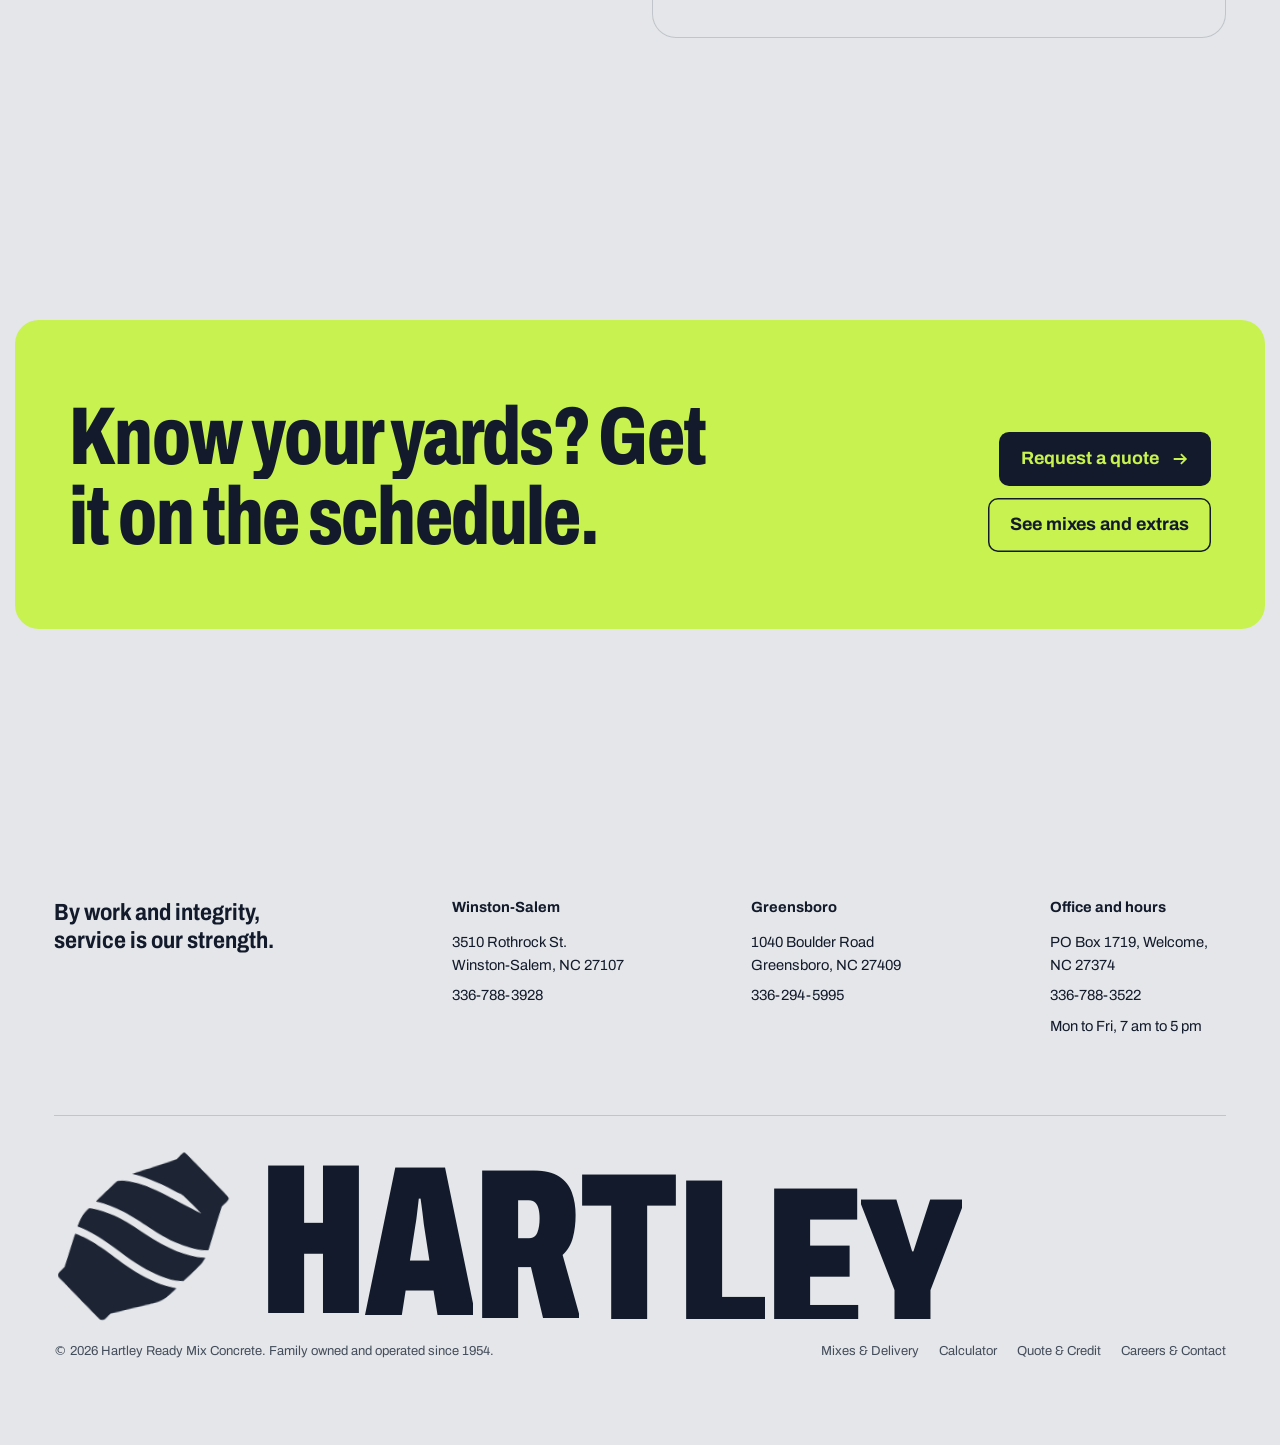
<file: calculator.html>
<!DOCTYPE html>
<html lang="en" data-theme="light">
<head>
<meta charset="utf-8">
<meta name="viewport" content="width=device-width, initial-scale=1, viewport-fit=cover">
<title>Concrete Calculator | Hartley Ready Mix Concrete</title>
<meta name="description" content="Estimate how many cubic yards of concrete you need for slabs, footings, walls, columns and tubes.">
<meta name="robots" content="noindex">
<meta name="theme-color" content="#1b2130">
<meta name="color-scheme" content="light dark">
<link rel="icon" href="assets/brand/favicon.svg" type="image/svg+xml">
<link rel="preload" href="assets/fonts/archivo.woff2" as="font" type="font/woff2" crossorigin>
<link rel="preload" as="image" href="assets/img/slab-1200.avif" imagesrcset="assets/img/slab-1200.avif 1200w, assets/img/slab-2000.avif 2000w" imagesizes="100vw" type="image/avif" fetchpriority="high">
<link rel="stylesheet" href="assets/css/site.css?v=20261125f">
<script>
  (function () {
    var d = document.documentElement;
    try {
      var saved = localStorage.getItem("hrm-theme");
      d.dataset.theme = saved || (matchMedia("(prefers-color-scheme: dark)").matches ? "dark" : "light");
    } catch (e) {}
  })();
</script>
</head>
<body>
<svg width="0" height="0" style="position:absolute" aria-hidden="true">
  <symbol id="mark" viewBox="0 0 787 723"><path fill="currentColor" fill-rule="evenodd" d="M 595.7 2.2 C 593.7 3.4,586.2 9.8,578.9 16.4 L 565.9 28.4 529.7 37.7 C 509.7 42.8,464.7 54.2,429.5 63.0 C 360.2 80.4,361.5 80.0,364.5 80.7 C 402.9 89.4,478.2 125.8,542 166.5 C 551.6 172.6,562.6 179.3,566.5 181.4 C 580.5 189.1,582.9 191.1,597.7 207.8 C 614.6 226.8,632.0 247.1,643.4 261 C 647.7 266.2,652.8 272.1,654.8 274.2 C 659.6 279.3,658.4 278.9,647.7 272.1 C 636.1 264.7,580.0 230.1,561.5 218.8 C 553.8 214.1,533.0 201.2,515.3 190.2 C 444.2 145.7,397.5 123.9,346.5 111.5 C 323.2 105.8,300.0 104.2,292.9 107.9 C 288.7 110.1,192.9 189.5,193.0 190.8 C 193.0 191.2,196.5 192.5,200.7 193.8 C 233.7 203.7,273.2 222.2,312.7 246.3 C 329.6 256.6,367.2 282.4,381 293.1 C 465.2 358.9,496.8 380.3,547.0 405.4 C 595.4 429.6,636.9 442.4,671.9 444.1 L 678.4 444.5 682.6 433.5 C 685.0 427.4,696.3 397.9,707.8 368 C 719.3 338.0,734.0 299.9,740.4 283.4 L 752.0 253.4 758.2 248.5 C 780.4 230.8,787.9 222.6,786.4 217.9 C 785.2 214.1,758.6 181.9,682.3 91.9 C 664.8 71.3,641.7 44.0,631.1 31.4 C 601.8 -3.1,603.0 -2.1,595.7 2.2 M 151.4 225.3 C 134.7 238.5,121.6 255.6,109.7 279.7 C 105.3 288.7,101.9 296.1,102.1 296.3 C 102.3 296.4,105.6 297.8,109.5 299.4 C 148.1 315.0,214.9 362.5,281.5 421.6 C 347.8 480.4,398.9 516.2,456.6 544.4 C 488.3 559.9,515.8 568.8,544.1 572.5 L 556.8 574.2 566.8 566.3 C 597.1 542.3,641.9 503.7,648.0 496.3 C 656.3 486.4,662 478.9,662 477.9 C 662 477.4,659.8 476.8,657.2 476.4 C 580.1 466.3,496.9 425.5,399 349.8 C 332.3 298.4,307.8 281.4,269 259.9 C 238.7 243.2,201.7 228.4,173 221.5 C 159.3 218.2,160.6 218.0,151.4 225.3 M 80.1 350.2 C 75.2 362.4,68.0 380.6,64.1 390.5 C 54.3 415.9,34.0 466.9,32.4 470.5 C 31.6 472.1,27.0 476.6,22.2 480.4 C 3.0 495.8,-0.0 499.6,0.0 508.2 C 0.0 515.1,-0.3 514.4,20.5 539.1 C 30.4 550.8,50.2 574.4,64.5 591.5 C 78.7 608.5,99.0 632.6,109.5 645 C 119.9 657.3,137.6 678.3,148.6 691.5 C 171.0 718.2,171.9 719.2,177.2 721.4 C 185.5 724.9,189.8 723.2,203.5 711.4 C 209 706.7,215.3 701.2,217.7 699.3 L 221.9 695.8 265.7 688.4 C 393.8 666.9,418.3 662.7,427.4 660.8 C 445.5 657.1,461.8 650.4,476.6 640.8 C 484.5 635.7,522.8 605.1,522.9 603.8 C 522.9 603.5,517.7 602.0,511.2 600.5 C 465.1 589.7,404.8 559.3,344 516.1 C 323.7 501.8,281.1 466.9,245.5 435.6 C 207.5 402.3,168.0 372.1,138.5 353.8 C 125.4 345.7,92.0 328,89.9 328 C 89.5 328,85.1 338.0,80.1 350.2"/></symbol>
  <symbol id="arrow" viewBox="0 0 20 20"><path d="M3 10h13M11 4.5 16.5 10 11 15.5" fill="none" stroke="currentColor" stroke-width="2"/></symbol>
  <symbol id="sun" viewBox="0 0 24 24"><circle cx="12" cy="12" r="4.5" fill="currentColor"/><path d="M12 1.5v3M12 19.5v3M1.5 12h3M19.5 12h3M4.6 4.6l2.1 2.1M17.3 17.3l2.1 2.1M4.6 19.4l2.1-2.1M17.3 6.7l2.1-2.1" stroke="currentColor" stroke-width="2" stroke-linecap="round"/></symbol>
  <symbol id="moon" viewBox="0 0 24 24"><path d="M20.5 14.6A8.6 8.6 0 0 1 9.4 3.5a8.6 8.6 0 1 0 11.1 11.1z" fill="currentColor"/></symbol>
  <symbol id="phone" viewBox="0 0 20 20"><path d="M6.6 2.5 8.4 6.6 6.7 8a10 10 0 0 0 5.3 5.3l1.4-1.7 4.1 1.8-.6 3.5a1.6 1.6 0 0 1-1.6 1.3A14.7 14.7 0 0 1 1.8 4.7 1.6 1.6 0 0 1 3.1 3z" fill="currentColor"/></symbol>
</svg>

<a class="skip" href="#main">Skip to content</a>

<header class="site-header">
  <div class="wrap">
    <a class="brand" href="index.html" aria-label="Hartley Ready Mix Concrete, home">
      <svg viewBox="0 0 787 723" aria-hidden="true"><use href="#mark"/></svg>
      <span class="brand-word"><b>HARTLEY</b><small>READY MIX CONCRETE</small></span>
    </a>
    <nav class="nav" aria-label="Main">
      <a href="mixes-delivery.html"><span class="swap"><span>Mixes &amp; Delivery</span><span aria-hidden="true">Mixes &amp; Delivery</span></span></a>
      <a href="calculator.html" aria-current="page"><span class="swap"><span>Calculator</span><span aria-hidden="true">Calculator</span></span></a>
      <a href="quote-credit.html"><span class="swap"><span>Quote &amp; Credit</span><span aria-hidden="true">Quote &amp; Credit</span></span></a>
      <a href="careers-contact.html"><span class="swap"><span>Careers &amp; Contact</span><span aria-hidden="true">Careers &amp; Contact</span></span></a>
    </nav>
    <div class="hdr-tools">
      <a class="btn btn-accent hdr-call" href="tel:+13367883928">
        <svg aria-hidden="true"><use href="#phone"/></svg>
        <span>336-788-3928 <small>Winston-Salem</small></span>
      </a>
      <button class="menu-btn" type="button" aria-expanded="false" aria-controls="mnav" data-mnav-open><span class="bars" aria-hidden="true"></span>Menu</button>
    </div>
  </div>
</header>

<div class="mnav" id="mnav" role="dialog" aria-modal="true" aria-label="Menu" hidden data-mnav>
  <div class="wrap mnav-top">
    <a class="brand" href="index.html" aria-label="Hartley Ready Mix Concrete, home"><svg viewBox="0 0 787 723" aria-hidden="true"><use href="#mark"/></svg><span class="brand-word"><b>HARTLEY</b><small>READY MIX CONCRETE</small></span></a>
    <button class="menu-btn is-close" type="button" data-mnav-close><span class="bars" aria-hidden="true"></span>Close</button>
  </div>
  <nav class="wrap mnav-links" aria-label="Pages"><a href="index.html"><i>01</i>Home</a><a href="mixes-delivery.html"><i>02</i>Mixes &amp; Delivery</a><a href="calculator.html" aria-current="page"><i>03</i>Calculator</a><a href="quote-credit.html"><i>04</i>Quote &amp; Credit</a><a href="careers-contact.html"><i>05</i>Careers &amp; Contact</a></nav>
  <div class="wrap mnav-foot">
    <a class="btn btn-accent" href="tel:+13367883928"><svg aria-hidden="true"><use href="#phone"/></svg>Winston-Salem 336-788-3928</a>
    <a class="btn btn-line" href="tel:+13362945995"><svg aria-hidden="true"><use href="#phone"/></svg>Greensboro 336-294-5995</a>
    <p>Mon to Fri, 7 am to 5 pm</p>
  </div>
</div>

<main id="main">
  <section class="page-hero" aria-labelledby="pt">
    <picture><source type="image/avif" srcset="assets/img/slab-1200.avif 1200w, assets/img/slab-2000.avif 2000w" sizes="100vw"><img src="assets/img/slab-2000.webp" srcset="assets/img/slab-1200.webp 1200w, assets/img/slab-2000.webp 2000w" sizes="100vw" width="2000" height="1125" alt="Freshly placed concrete slab with a glossy wet surface" fetchpriority="high"></picture>
    <div class="wrap">
      <h1 class="page-title" id="pt"><span class="ln"><span>Concrete</span></span><span class="ln"><span>calculator</span></span></h1>
      <p class="page-lede">Work out how many cubic yards your job needs, then send it to us for a quote.</p>
    </div>
  </section>

  <section class="section" aria-labelledby="c1">
    <div class="wrap split">
      <div class="l sticky">
        <p class="kicker"><i>01</i> Estimate</p>
        <h2 class="h2" id="c1">Measure, then order</h2>
        <p class="lede">Measure the length, width and thickness of the area you are pouring. It works for slabs, walls, footers and any other concrete application. All results are in cubic yards.</p>
        <figure class="media ar-43 reveal-img"><picture><source type="image/avif" srcset="assets/img/slump-800.avif 800w, assets/img/slump-1200.avif 1200w" sizes="(max-width: 1080px) 100vw, 40vw"><img src="assets/img/slump-1200.webp" srcset="assets/img/slump-800.webp 800w, assets/img/slump-1200.webp 1200w" sizes="(max-width: 1080px) 100vw, 40vw" width="1200" height="900" alt="Steel slump cone beside a slumped mound of fresh concrete" loading="lazy" decoding="async"></picture></figure>
        <p class="calc-note">This calculator should be used as an estimating tool only. Hartley Ready Mix is not responsible for any discrepancies in material ordered based on calculations made with this application.</p>
      </div>
      <div class="r">
        <div class="box" data-fullcalc role="group" aria-label="Concrete calculator">
          <div class="tabs" role="tablist" aria-label="Shape">
            <button type="button" role="tab" id="t-slab" aria-controls="p-slab" aria-selected="true">Slab, footing or wall</button>
            <button type="button" role="tab" id="t-round" aria-controls="p-round" aria-selected="false" tabindex="-1">Hole, column or round footing</button>
            <button type="button" role="tab" id="t-tube" aria-controls="p-tube" aria-selected="false" tabindex="-1">Circular slab or tube</button>
          </div>
          <div class="shape" id="p-slab" role="tabpanel" aria-labelledby="t-slab" data-shape="slab" style="margin-top:24px">
            <div class="dim"><div class="f"><label for="s-l">Length</label><input id="s-l" type="number" inputmode="decimal" min="0" step="any" value="24" data-v></div><div class="f"><label for="s-l-u" class="sr-only">Length unit</label><select id="s-l-u" data-u><option value="ft" selected>Foot</option><option value="in">Inch</option><option value="yd">Yard</option><option value="m">Meter</option><option value="cm">Centimeter</option></select></div></div><div class="dim"><div class="f"><label for="s-w">Width</label><input id="s-w" type="number" inputmode="decimal" min="0" step="any" value="12" data-v></div><div class="f"><label for="s-w-u" class="sr-only">Width unit</label><select id="s-w-u" data-u><option value="ft" selected>Foot</option><option value="in">Inch</option><option value="yd">Yard</option><option value="m">Meter</option><option value="cm">Centimeter</option></select></div></div><div class="dim"><div class="f"><label for="s-t">Thickness or height</label><input id="s-t" type="number" inputmode="decimal" min="0" step="any" value="4" data-v></div><div class="f"><label for="s-t-u" class="sr-only">Thickness or height unit</label><select id="s-t-u" data-u><option value="ft">Foot</option><option value="in" selected>Inch</option><option value="yd">Yard</option><option value="m">Meter</option><option value="cm">Centimeter</option></select></div></div><div class="f"><label for="s-q">Quantity</label><input id="s-q" type="number" inputmode="numeric" min="1" step="1" value="1" data-q></div>
          </div>
          <div class="shape" id="p-round" role="tabpanel" aria-labelledby="t-round" data-shape="round" hidden style="margin-top:24px">
            <div class="dim"><div class="f"><label for="r-d">Diameter</label><input id="r-d" type="number" inputmode="decimal" min="0" step="any" value="18" data-v></div><div class="f"><label for="r-d-u" class="sr-only">Diameter unit</label><select id="r-d-u" data-u><option value="ft">Foot</option><option value="in" selected>Inch</option><option value="yd">Yard</option><option value="m">Meter</option><option value="cm">Centimeter</option></select></div></div><div class="dim"><div class="f"><label for="r-h">Depth or height</label><input id="r-h" type="number" inputmode="decimal" min="0" step="any" value="4" data-v></div><div class="f"><label for="r-h-u" class="sr-only">Depth or height unit</label><select id="r-h-u" data-u><option value="ft" selected>Foot</option><option value="in">Inch</option><option value="yd">Yard</option><option value="m">Meter</option><option value="cm">Centimeter</option></select></div></div><div class="f"><label for="r-q">Quantity</label><input id="r-q" type="number" inputmode="numeric" min="1" step="1" value="1" data-q></div>
          </div>
          <div class="shape" id="p-tube" role="tabpanel" aria-labelledby="t-tube" data-shape="tube" hidden style="margin-top:24px">
            <div class="dim"><div class="f"><label for="u-o">Outer diameter</label><input id="u-o" type="number" inputmode="decimal" min="0" step="any" value="10" data-v></div><div class="f"><label for="u-o-u" class="sr-only">Outer diameter unit</label><select id="u-o-u" data-u><option value="ft" selected>Foot</option><option value="in">Inch</option><option value="yd">Yard</option><option value="m">Meter</option><option value="cm">Centimeter</option></select></div></div><div class="dim"><div class="f"><label for="u-i">Inner diameter</label><input id="u-i" type="number" inputmode="decimal" min="0" step="any" value="8" data-v></div><div class="f"><label for="u-i-u" class="sr-only">Inner diameter unit</label><select id="u-i-u" data-u><option value="ft" selected>Foot</option><option value="in">Inch</option><option value="yd">Yard</option><option value="m">Meter</option><option value="cm">Centimeter</option></select></div></div><div class="dim"><div class="f"><label for="u-h">Length or height</label><input id="u-h" type="number" inputmode="decimal" min="0" step="any" value="6" data-v></div><div class="f"><label for="u-h-u" class="sr-only">Length or height unit</label><select id="u-h-u" data-u><option value="ft">Foot</option><option value="in" selected>Inch</option><option value="yd">Yard</option><option value="m">Meter</option><option value="cm">Centimeter</option></select></div></div><div class="f"><label for="u-q">Quantity</label><input id="u-q" type="number" inputmode="numeric" min="1" step="1" value="1" data-q></div>
          </div>
          <div class="total" aria-live="polite" style="margin-top:28px"><output data-total>0.00</output><span>cubic yards</span></div>
          <div class="form-foot" style="margin-top:20px"><a class="btn btn-accent" href="quote-credit.html#quote" data-quote-link><span class="swap"><span>Request a quote for this amount</span><span aria-hidden="true">Request a quote for this amount</span></span><svg aria-hidden="true"><use href="#arrow"/></svg></a><a class="btn btn-line" href="tel:+13367883928">Call 336-788-3928</a></div>
        </div>
      </div>
    </div>
  </section>

  <section class="section" aria-label="Next step">
    <div class="cta-band"><div class="wrap"><h2>Know your yards? Get it on the schedule.</h2><div class="acts"><a class="btn btn-ink" href="quote-credit.html"><span class="swap"><span>Request a quote</span><span aria-hidden="true">Request a quote</span></span><svg aria-hidden="true"><use href="#arrow"/></svg></a><a class="btn btn-line" href="mixes-delivery.html">See mixes and extras</a></div></div></div>
  </section>
</main>

<footer class="site-footer">
  <div class="wrap">
    <div class="foot-grid">
      <div class="col"><p class="tag">By work and integrity, service is our strength.</p></div>
      <div class="col"><h3>Winston-Salem</h3><p>3510 Rothrock St.<br>Winston-Salem, NC 27107</p><a href="tel:+13367883928">336-788-3928</a></div>
      <div class="col"><h3>Greensboro</h3><p>1040 Boulder Road<br>Greensboro, NC 27409</p><a href="tel:+13362945995">336-294-5995</a></div>
      <div class="col col-wide"><h3>Office and hours</h3><p>PO Box 1719, Welcome, NC 27374</p><a href="tel:+13367883522">336-788-3522</a><p>Mon to Fri, 7 am to 5 pm</p></div>
    </div>
    <div class="foot-word" aria-hidden="true"><svg viewBox="0 0 787 723"><use href="#mark"/></svg><b>HARTLEY</b></div>
    <div class="legal"><span>&copy; 2026 Hartley Ready Mix Concrete. Family owned and operated since 1954.</span><span><a href="mixes-delivery.html">Mixes &amp; Delivery</a> <a href="calculator.html">Calculator</a> <a href="quote-credit.html">Quote &amp; Credit</a> <a href="careers-contact.html">Careers &amp; Contact</a></span></div>
  </div>
</footer>

<nav class="callbar" aria-label="Call us">
  <a href="tel:+13367883928">Call Winston-Salem<small>336-788-3928</small></a>
  <a href="tel:+13362945995">Call Greensboro<small>336-294-5995</small></a>
</nav>

<!-- Viewer note for the preview only. Remove this block and .vnote styles before launch. -->
<div class="dock">
  <button class="theme-toggle" type="button" aria-label="Switch to dark mode" data-theme-toggle>
    <svg class="i-moon" aria-hidden="true"><use href="#moon"/></svg>
    <svg class="i-sun" aria-hidden="true"><use href="#sun"/></svg>
  </button>
  <button class="vnote-tab" type="button" data-vnote-open hidden><b></b>Note for Howard</button>
</div>
<div class="vnote" role="dialog" aria-modal="true" aria-labelledby="vnote-title" hidden data-vnote>
  <div class="vnote-card">
    <button class="x" type="button" aria-label="Close note" data-vnote-close>&times;</button>
    <p class="label" id="vnote-title">Not part of the website. A personal note for Howard, from Ayoub at Baitti Studio.</p>
    <p>Hi Howard,</p>
    <p class="tip">One tip first: this looks its best on a computer. If you are reading this on your phone, everything works there too, but please open it on a desktop or laptop when you can, so you see it the way it was designed.</p>
    <p>This is a working preview of a new website for Hartley Ready Mix, built over the last few weeks. Nothing here is final. The words, colours, layout and every photo can change. The forms are not connected yet, so nothing you type is sent.</p>
    <p>A personal word. There are plenty of agencies out there, and I believe I am the right fit for this. I would put more into Hartley than any of them, because I am building my studio from the ground up and this work matters to me. It is not just a website. Every project like this one moves me closer to retiring my dad, and I am not slowing down. If we work together, we both win.</p>
    <p>And if the answer is no, that is completely fine. I hope this note does not weigh on your decision either way. Thank you for taking a look.</p>
    <p class="sig">Ayoub<br>Baitti Studio</p>
    <button class="go" type="button" data-vnote-close>Explore the preview</button>
  </div>
</div>

<script src="assets/js/vendor/gsap.min.js" defer></script>
<script src="assets/js/vendor/ScrollTrigger.min.js" defer></script>
<script src="assets/js/vendor/SplitText.min.js" defer></script>
<script src="assets/js/site.js?v=20261125f" defer></script>
<script src="assets/js/watch.js?v=20261125f" defer></script>
</body>
</html>
</file>
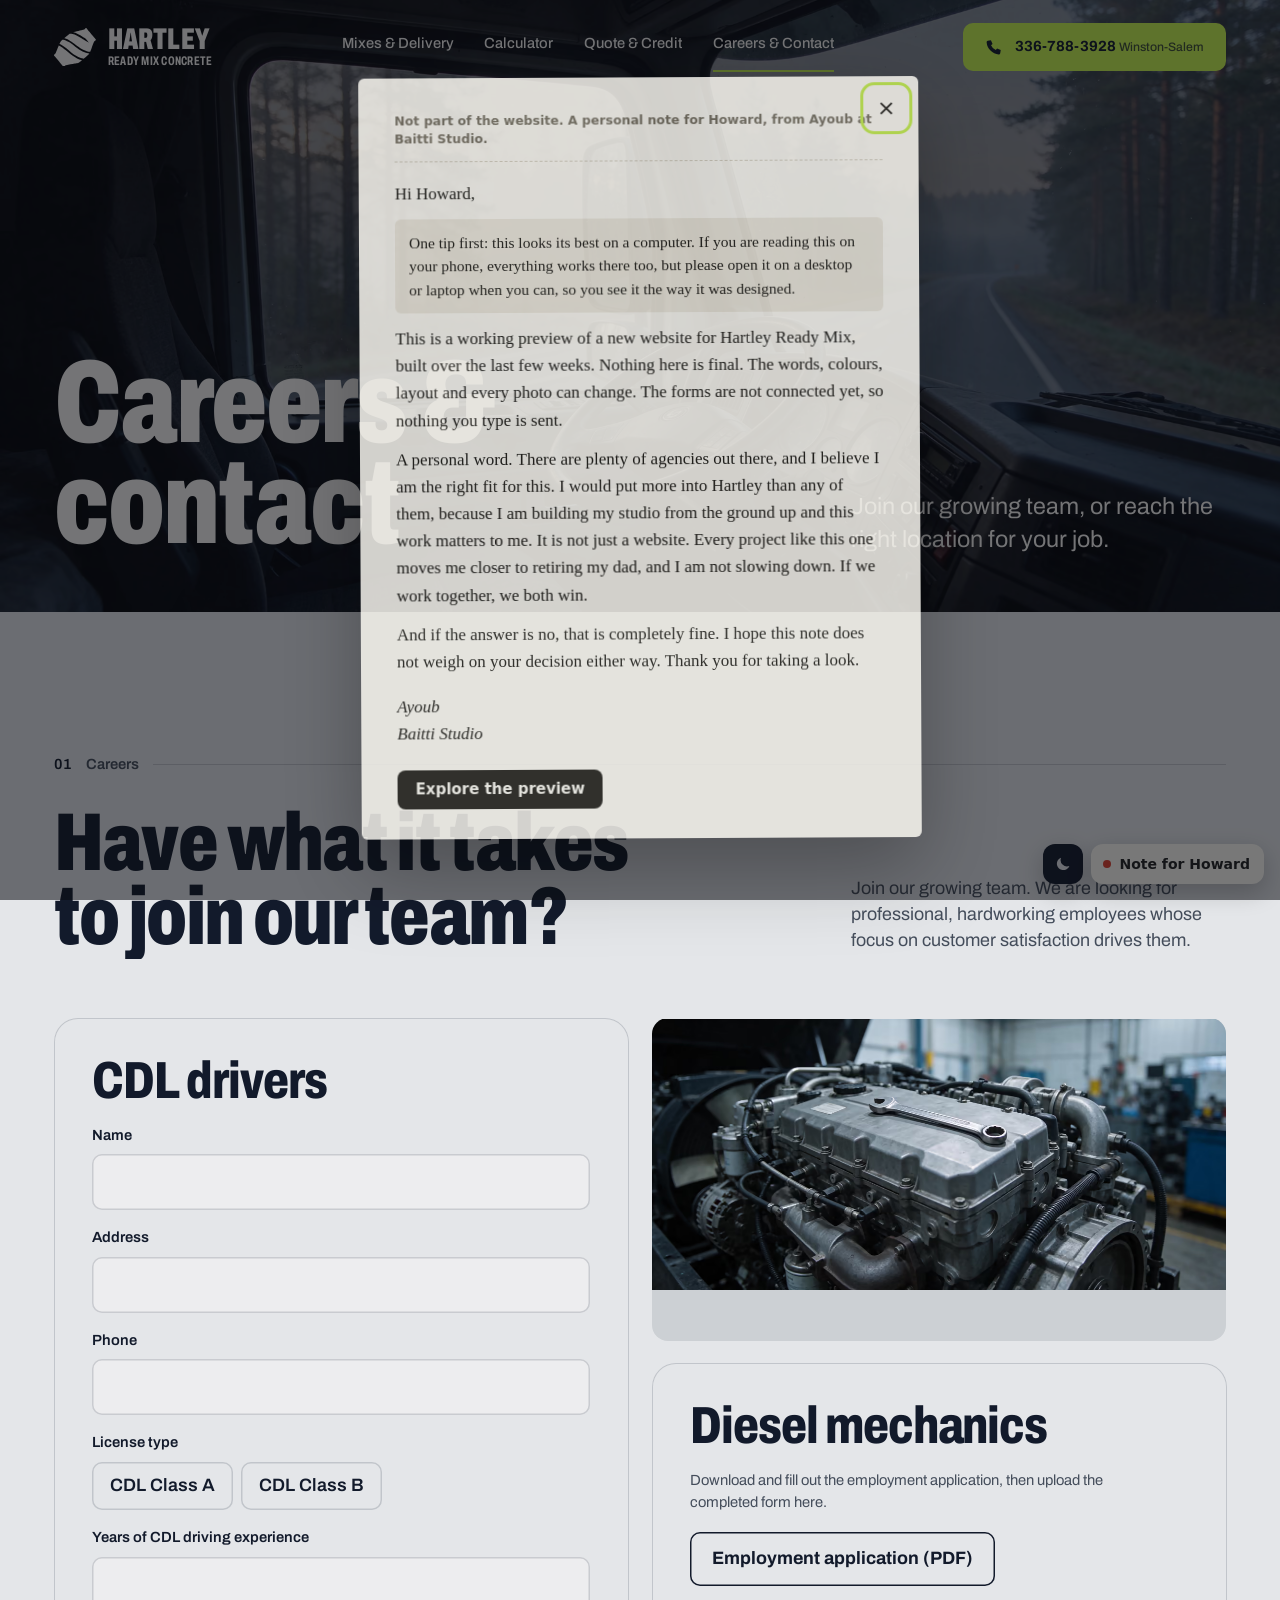
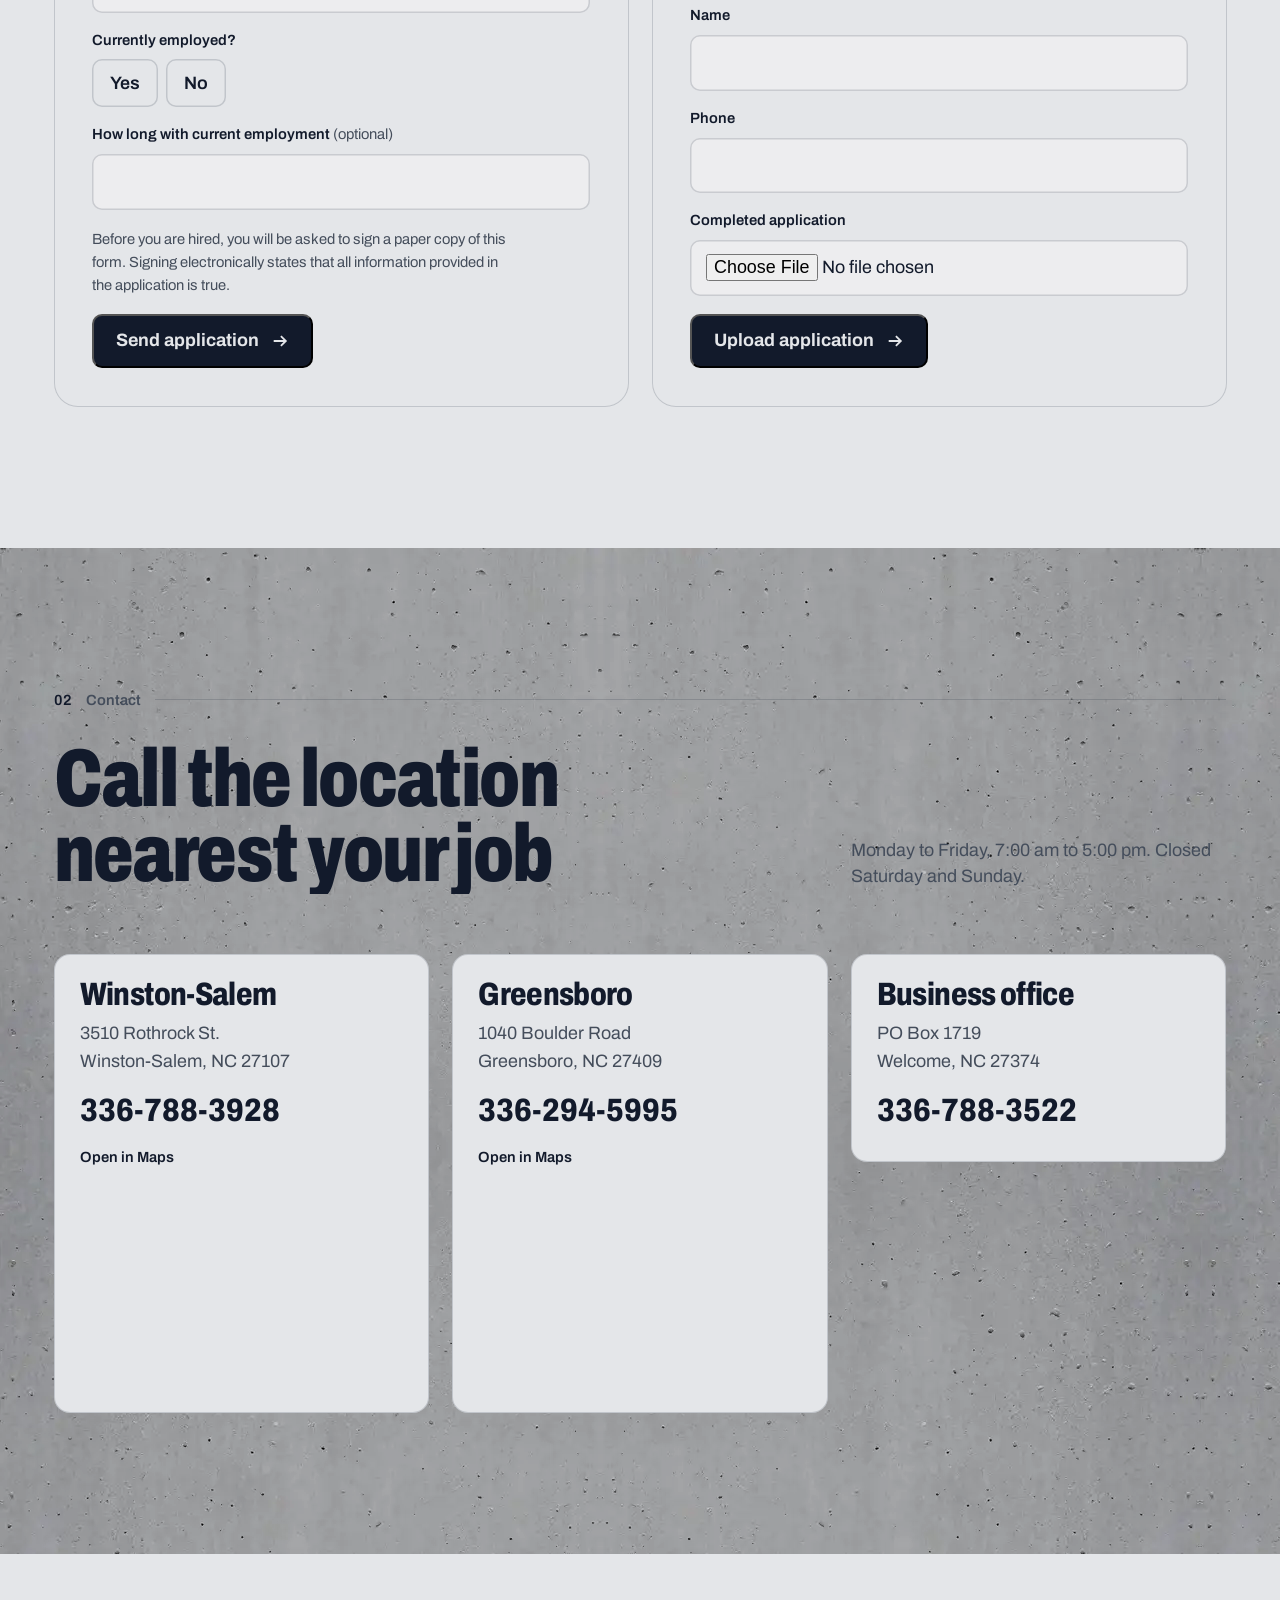
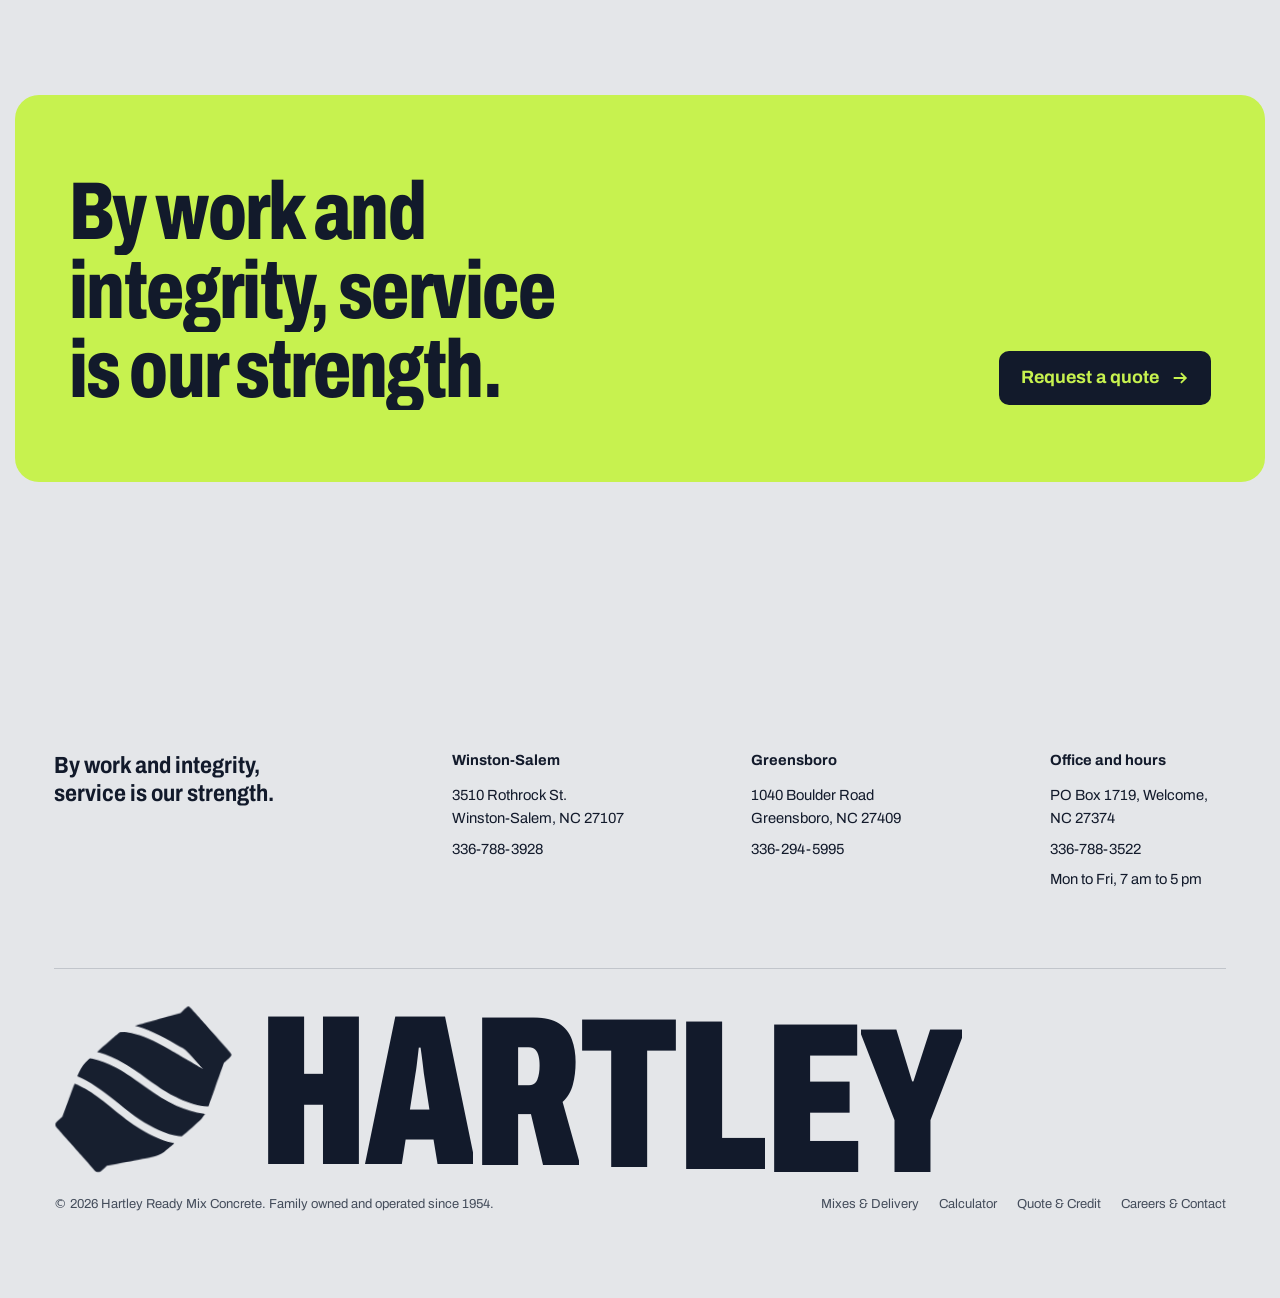
<file: careers-contact.html>
<!DOCTYPE html>
<html lang="en" data-theme="light">
<head>
<meta charset="utf-8">
<meta name="viewport" content="width=device-width, initial-scale=1, viewport-fit=cover">
<title>Careers &amp; Contact | Hartley Ready Mix Concrete</title>
<meta name="description" content="Apply to drive or wrench for Hartley Ready Mix, or contact our Winston-Salem and Greensboro locations.">
<meta name="robots" content="noindex">
<meta name="theme-color" content="#1b2130">
<meta name="color-scheme" content="light dark">
<link rel="icon" href="assets/brand/favicon.svg" type="image/svg+xml">
<link rel="preload" href="assets/fonts/archivo.woff2" as="font" type="font/woff2" crossorigin>
<link rel="preload" as="image" href="assets/img/cab-1200.avif" imagesrcset="assets/img/cab-1200.avif 1200w, assets/img/cab-2000.avif 2000w" imagesizes="100vw" type="image/avif" fetchpriority="high">
<link rel="stylesheet" href="assets/css/site.css?v=20261125f">
<script>
  (function () {
    var d = document.documentElement;
    try {
      var saved = localStorage.getItem("hrm-theme");
      d.dataset.theme = saved || (matchMedia("(prefers-color-scheme: dark)").matches ? "dark" : "light");
    } catch (e) {}
  })();
</script>
</head>
<body>
<svg width="0" height="0" style="position:absolute" aria-hidden="true">
  <symbol id="mark" viewBox="0 0 787 723"><path fill="currentColor" fill-rule="evenodd" d="M 595.7 2.2 C 593.7 3.4,586.2 9.8,578.9 16.4 L 565.9 28.4 529.7 37.7 C 509.7 42.8,464.7 54.2,429.5 63.0 C 360.2 80.4,361.5 80.0,364.5 80.7 C 402.9 89.4,478.2 125.8,542 166.5 C 551.6 172.6,562.6 179.3,566.5 181.4 C 580.5 189.1,582.9 191.1,597.7 207.8 C 614.6 226.8,632.0 247.1,643.4 261 C 647.7 266.2,652.8 272.1,654.8 274.2 C 659.6 279.3,658.4 278.9,647.7 272.1 C 636.1 264.7,580.0 230.1,561.5 218.8 C 553.8 214.1,533.0 201.2,515.3 190.2 C 444.2 145.7,397.5 123.9,346.5 111.5 C 323.2 105.8,300.0 104.2,292.9 107.9 C 288.7 110.1,192.9 189.5,193.0 190.8 C 193.0 191.2,196.5 192.5,200.7 193.8 C 233.7 203.7,273.2 222.2,312.7 246.3 C 329.6 256.6,367.2 282.4,381 293.1 C 465.2 358.9,496.8 380.3,547.0 405.4 C 595.4 429.6,636.9 442.4,671.9 444.1 L 678.4 444.5 682.6 433.5 C 685.0 427.4,696.3 397.9,707.8 368 C 719.3 338.0,734.0 299.9,740.4 283.4 L 752.0 253.4 758.2 248.5 C 780.4 230.8,787.9 222.6,786.4 217.9 C 785.2 214.1,758.6 181.9,682.3 91.9 C 664.8 71.3,641.7 44.0,631.1 31.4 C 601.8 -3.1,603.0 -2.1,595.7 2.2 M 151.4 225.3 C 134.7 238.5,121.6 255.6,109.7 279.7 C 105.3 288.7,101.9 296.1,102.1 296.3 C 102.3 296.4,105.6 297.8,109.5 299.4 C 148.1 315.0,214.9 362.5,281.5 421.6 C 347.8 480.4,398.9 516.2,456.6 544.4 C 488.3 559.9,515.8 568.8,544.1 572.5 L 556.8 574.2 566.8 566.3 C 597.1 542.3,641.9 503.7,648.0 496.3 C 656.3 486.4,662 478.9,662 477.9 C 662 477.4,659.8 476.8,657.2 476.4 C 580.1 466.3,496.9 425.5,399 349.8 C 332.3 298.4,307.8 281.4,269 259.9 C 238.7 243.2,201.7 228.4,173 221.5 C 159.3 218.2,160.6 218.0,151.4 225.3 M 80.1 350.2 C 75.2 362.4,68.0 380.6,64.1 390.5 C 54.3 415.9,34.0 466.9,32.4 470.5 C 31.6 472.1,27.0 476.6,22.2 480.4 C 3.0 495.8,-0.0 499.6,0.0 508.2 C 0.0 515.1,-0.3 514.4,20.5 539.1 C 30.4 550.8,50.2 574.4,64.5 591.5 C 78.7 608.5,99.0 632.6,109.5 645 C 119.9 657.3,137.6 678.3,148.6 691.5 C 171.0 718.2,171.9 719.2,177.2 721.4 C 185.5 724.9,189.8 723.2,203.5 711.4 C 209 706.7,215.3 701.2,217.7 699.3 L 221.9 695.8 265.7 688.4 C 393.8 666.9,418.3 662.7,427.4 660.8 C 445.5 657.1,461.8 650.4,476.6 640.8 C 484.5 635.7,522.8 605.1,522.9 603.8 C 522.9 603.5,517.7 602.0,511.2 600.5 C 465.1 589.7,404.8 559.3,344 516.1 C 323.7 501.8,281.1 466.9,245.5 435.6 C 207.5 402.3,168.0 372.1,138.5 353.8 C 125.4 345.7,92.0 328,89.9 328 C 89.5 328,85.1 338.0,80.1 350.2"/></symbol>
  <symbol id="arrow" viewBox="0 0 20 20"><path d="M3 10h13M11 4.5 16.5 10 11 15.5" fill="none" stroke="currentColor" stroke-width="2"/></symbol>
  <symbol id="sun" viewBox="0 0 24 24"><circle cx="12" cy="12" r="4.5" fill="currentColor"/><path d="M12 1.5v3M12 19.5v3M1.5 12h3M19.5 12h3M4.6 4.6l2.1 2.1M17.3 17.3l2.1 2.1M4.6 19.4l2.1-2.1M17.3 6.7l2.1-2.1" stroke="currentColor" stroke-width="2" stroke-linecap="round"/></symbol>
  <symbol id="moon" viewBox="0 0 24 24"><path d="M20.5 14.6A8.6 8.6 0 0 1 9.4 3.5a8.6 8.6 0 1 0 11.1 11.1z" fill="currentColor"/></symbol>
  <symbol id="phone" viewBox="0 0 20 20"><path d="M6.6 2.5 8.4 6.6 6.7 8a10 10 0 0 0 5.3 5.3l1.4-1.7 4.1 1.8-.6 3.5a1.6 1.6 0 0 1-1.6 1.3A14.7 14.7 0 0 1 1.8 4.7 1.6 1.6 0 0 1 3.1 3z" fill="currentColor"/></symbol>
</svg>

<a class="skip" href="#main">Skip to content</a>

<header class="site-header">
  <div class="wrap">
    <a class="brand" href="index.html" aria-label="Hartley Ready Mix Concrete, home">
      <svg viewBox="0 0 787 723" aria-hidden="true"><use href="#mark"/></svg>
      <span class="brand-word"><b>HARTLEY</b><small>READY MIX CONCRETE</small></span>
    </a>
    <nav class="nav" aria-label="Main">
      <a href="mixes-delivery.html"><span class="swap"><span>Mixes &amp; Delivery</span><span aria-hidden="true">Mixes &amp; Delivery</span></span></a>
      <a href="calculator.html"><span class="swap"><span>Calculator</span><span aria-hidden="true">Calculator</span></span></a>
      <a href="quote-credit.html"><span class="swap"><span>Quote &amp; Credit</span><span aria-hidden="true">Quote &amp; Credit</span></span></a>
      <a href="careers-contact.html" aria-current="page"><span class="swap"><span>Careers &amp; Contact</span><span aria-hidden="true">Careers &amp; Contact</span></span></a>
    </nav>
    <div class="hdr-tools">
      <a class="btn btn-accent hdr-call" href="tel:+13367883928">
        <svg aria-hidden="true"><use href="#phone"/></svg>
        <span>336-788-3928 <small>Winston-Salem</small></span>
      </a>
      <button class="menu-btn" type="button" aria-expanded="false" aria-controls="mnav" data-mnav-open><span class="bars" aria-hidden="true"></span>Menu</button>
    </div>
  </div>
</header>

<div class="mnav" id="mnav" role="dialog" aria-modal="true" aria-label="Menu" hidden data-mnav>
  <div class="wrap mnav-top">
    <a class="brand" href="index.html" aria-label="Hartley Ready Mix Concrete, home"><svg viewBox="0 0 787 723" aria-hidden="true"><use href="#mark"/></svg><span class="brand-word"><b>HARTLEY</b><small>READY MIX CONCRETE</small></span></a>
    <button class="menu-btn is-close" type="button" data-mnav-close><span class="bars" aria-hidden="true"></span>Close</button>
  </div>
  <nav class="wrap mnav-links" aria-label="Pages"><a href="index.html"><i>01</i>Home</a><a href="mixes-delivery.html"><i>02</i>Mixes &amp; Delivery</a><a href="calculator.html"><i>03</i>Calculator</a><a href="quote-credit.html"><i>04</i>Quote &amp; Credit</a><a href="careers-contact.html" aria-current="page"><i>05</i>Careers &amp; Contact</a></nav>
  <div class="wrap mnav-foot">
    <a class="btn btn-accent" href="tel:+13367883928"><svg aria-hidden="true"><use href="#phone"/></svg>Winston-Salem 336-788-3928</a>
    <a class="btn btn-line" href="tel:+13362945995"><svg aria-hidden="true"><use href="#phone"/></svg>Greensboro 336-294-5995</a>
    <p>Mon to Fri, 7 am to 5 pm</p>
  </div>
</div>

<main id="main">
  <section class="page-hero" aria-labelledby="pt">
    <picture><source type="image/avif" srcset="assets/img/cab-1200.avif 1200w, assets/img/cab-2000.avif 2000w" sizes="100vw"><img src="assets/img/cab-2000.webp" srcset="assets/img/cab-1200.webp 1200w, assets/img/cab-2000.webp 2000w" sizes="100vw" width="2000" height="1125" alt="Truck cab at dawn looking out at a road through pine trees" fetchpriority="high"></picture>
    <div class="wrap">
      <h1 class="page-title" id="pt"><span class="ln"><span>Careers &amp;</span></span><span class="ln"><span>contact</span></span></h1>
      <p class="page-lede">Join our growing team, or reach the right location for your job.</p>
    </div>
  </section>

  <section class="section" aria-labelledby="k1">
    <div class="wrap">
      <p class="kicker"><i>01</i> Careers</p>
      <div class="fleet-head"><h2 class="h2" id="k1">Have what it takes to join our team?</h2><p class="lede">Join our growing team. We are looking for professional, hardworking employees whose focus on customer satisfaction drives them.</p></div>
      <div class="split">
        <div class="l half">
          <form class="box form" data-demo-form aria-labelledby="cdl">
            <div class="form-body form">
              <h3 id="cdl" style="font-size: var(--step-3); font-stretch: 78%">CDL drivers</h3>
              <div class="form-grid">
                <div class="f full"><label for="d-name">Name</label><input id="d-name" name="d-name" type="text" required autocomplete="name"></div>
                <div class="f full"><label for="d-addr">Address</label><input id="d-addr" name="d-addr" type="text" required autocomplete="address-line1"></div>
                <div class="f full"><label for="d-phone">Phone</label><input id="d-phone" name="d-phone" type="tel" required autocomplete="tel"></div>
                <fieldset class="f full"><legend>License type</legend><div class="seg"><label><input type="radio" name="d-lic" value="CDL Class A" required><span>CDL Class A</span></label><label><input type="radio" name="d-lic" value="CDL Class B" required><span>CDL Class B</span></label></div></fieldset>
                <div class="f"><label for="d-years">Years of CDL driving experience</label><input id="d-years" name="d-years" type="number" required inputmode="numeric" min="0" step="1"></div>
                <fieldset class="f"><legend>Currently employed?</legend><div class="seg"><label><input type="radio" name="d-emp" value="Yes" required><span>Yes</span></label><label><input type="radio" name="d-emp" value="No" required><span>No</span></label></div></fieldset>
                <div class="f full"><label for="d-how">How long with current employment <i>(optional)</i></label><input id="d-how" name="d-how" type="text"></div>
              </div>
              <p class="form-note">Before you are hired, you will be asked to sign a paper copy of this form. Signing electronically states that all information provided in the application is true.</p>
              <div class="form-foot"><button class="btn btn-ink" type="submit"><span class="swap"><span>Send application</span><span aria-hidden="true">Send application</span></span><svg aria-hidden="true"><use href="#arrow"/></svg></button></div>
            </div>
            <div class="done" role="status"><h3>Thanks, that is everything we need</h3><p>This is a preview of the new site, so nothing was sent yet. On the live site your application goes straight to Hartley, and the team gets back to you as soon as possible.</p><div><button class="btn btn-accent" type="button" data-reset>Start a new one</button></div></div>
          </form>
        </div>
        <div class="r half">
          <figure class="media ar-169 reveal-img"><picture><source type="image/avif" srcset="assets/img/engine-1200.avif 1200w, assets/img/engine-2000.avif 2000w" sizes="(max-width: 1080px) 100vw, 48vw"><img src="assets/img/engine-2000.webp" srcset="assets/img/engine-1200.webp 1200w, assets/img/engine-2000.webp 2000w" sizes="(max-width: 1080px) 100vw, 48vw" width="2000" height="1125" alt="Diesel truck engine in a workshop with a wrench on the valve cover" loading="lazy" decoding="async"></picture></figure>
          <form class="box form" data-demo-form aria-labelledby="mech">
            <div class="form-body form">
              <h3 id="mech" style="font-size: var(--step-3); font-stretch: 78%">Diesel mechanics</h3>
              <p class="form-note">Download and fill out the employment application, then upload the completed form here.</p>
              <div><a class="btn btn-line" href="https://irp.cdn-website.com/a7b84bec/files/uploaded/HRM%20Employment%20Application%202022%204%20pg%28002%29.pdf" target="_blank" rel="noopener">Employment application (PDF)</a></div>
              <div class="form-grid">
                <div class="f"><label for="m-name">Name</label><input id="m-name" name="m-name" type="text" required autocomplete="name"></div>
                <div class="f"><label for="m-phone">Phone</label><input id="m-phone" name="m-phone" type="tel" required autocomplete="tel"></div>
                <div class="f full"><label for="m-file">Completed application</label><input id="m-file" name="m-file" type="file" required accept=".pdf,.jpg,.jpeg,.png"></div>
              </div>
              <div class="form-foot"><button class="btn btn-ink" type="submit"><span class="swap"><span>Upload application</span><span aria-hidden="true">Upload application</span></span><svg aria-hidden="true"><use href="#arrow"/></svg></button></div>
            </div>
            <div class="done" role="status"><h3>Thanks, that is everything we need</h3><p>This is a preview of the new site, so nothing was sent yet. On the live site your application goes straight to Hartley, and the team gets back to you as soon as possible.</p><div><button class="btn btn-accent" type="button" data-reset>Start a new one</button></div></div>
          </form>
        </div>
      </div>
    </div>
  </section>

  <section class="section textured" id="contact" aria-labelledby="k2">
    <div class="wrap">
      <p class="kicker"><i>02</i> Contact</p>
      <div class="fleet-head"><h2 class="h2" id="k2">Call the location nearest your job</h2><p class="lede">Monday to Friday, 7:00 am to 5:00 pm. Closed Saturday and Sunday.</p></div>
      <div class="loc-cards">
        <div class="loc-card"><h3>Winston-Salem</h3><address>3510 Rothrock St.<br>Winston-Salem, NC 27107</address><a class="tel" href="tel:+13367883928">336-788-3928</a><a class="map" href="https://www.google.com/maps/place/3510+Rothrock+St,+Winston-Salem,+NC+27107,+USA" target="_blank" rel="noopener">Open in Maps</a></div>
        <div class="loc-card"><h3>Greensboro</h3><address>1040 Boulder Road<br>Greensboro, NC 27409</address><a class="tel" href="tel:+13362945995">336-294-5995</a><a class="map" href="https://www.google.com/maps/place/1040+Boulder+Rd,+Greensboro,+NC+27409,+USA" target="_blank" rel="noopener">Open in Maps</a></div>
        <div class="loc-card"><h3>Business office</h3><address>PO Box 1719<br>Welcome, NC 27374</address><a class="tel" href="tel:+13367883522">336-788-3522</a></div>
      </div>
    </div>
  </section>

  <section class="section" aria-label="Next step">
    <div class="cta-band"><div class="wrap"><h2>By work and integrity, service is our strength.</h2><div class="acts"><a class="btn btn-ink" href="quote-credit.html"><span class="swap"><span>Request a quote</span><span aria-hidden="true">Request a quote</span></span><svg aria-hidden="true"><use href="#arrow"/></svg></a></div></div></div>
  </section>
</main>

<footer class="site-footer">
  <div class="wrap">
    <div class="foot-grid">
      <div class="col"><p class="tag">By work and integrity, service is our strength.</p></div>
      <div class="col"><h3>Winston-Salem</h3><p>3510 Rothrock St.<br>Winston-Salem, NC 27107</p><a href="tel:+13367883928">336-788-3928</a></div>
      <div class="col"><h3>Greensboro</h3><p>1040 Boulder Road<br>Greensboro, NC 27409</p><a href="tel:+13362945995">336-294-5995</a></div>
      <div class="col col-wide"><h3>Office and hours</h3><p>PO Box 1719, Welcome, NC 27374</p><a href="tel:+13367883522">336-788-3522</a><p>Mon to Fri, 7 am to 5 pm</p></div>
    </div>
    <div class="foot-word" aria-hidden="true"><svg viewBox="0 0 787 723"><use href="#mark"/></svg><b>HARTLEY</b></div>
    <div class="legal"><span>&copy; 2026 Hartley Ready Mix Concrete. Family owned and operated since 1954.</span><span><a href="mixes-delivery.html">Mixes &amp; Delivery</a> <a href="calculator.html">Calculator</a> <a href="quote-credit.html">Quote &amp; Credit</a> <a href="careers-contact.html">Careers &amp; Contact</a></span></div>
  </div>
</footer>

<nav class="callbar" aria-label="Call us">
  <a href="tel:+13367883928">Call Winston-Salem<small>336-788-3928</small></a>
  <a href="tel:+13362945995">Call Greensboro<small>336-294-5995</small></a>
</nav>

<!-- Viewer note for the preview only. Remove this block and .vnote styles before launch. -->
<div class="dock">
  <button class="theme-toggle" type="button" aria-label="Switch to dark mode" data-theme-toggle>
    <svg class="i-moon" aria-hidden="true"><use href="#moon"/></svg>
    <svg class="i-sun" aria-hidden="true"><use href="#sun"/></svg>
  </button>
  <button class="vnote-tab" type="button" data-vnote-open hidden><b></b>Note for Howard</button>
</div>
<div class="vnote" role="dialog" aria-modal="true" aria-labelledby="vnote-title" hidden data-vnote>
  <div class="vnote-card">
    <button class="x" type="button" aria-label="Close note" data-vnote-close>&times;</button>
    <p class="label" id="vnote-title">Not part of the website. A personal note for Howard, from Ayoub at Baitti Studio.</p>
    <p>Hi Howard,</p>
    <p class="tip">One tip first: this looks its best on a computer. If you are reading this on your phone, everything works there too, but please open it on a desktop or laptop when you can, so you see it the way it was designed.</p>
    <p>This is a working preview of a new website for Hartley Ready Mix, built over the last few weeks. Nothing here is final. The words, colours, layout and every photo can change. The forms are not connected yet, so nothing you type is sent.</p>
    <p>A personal word. There are plenty of agencies out there, and I believe I am the right fit for this. I would put more into Hartley than any of them, because I am building my studio from the ground up and this work matters to me. It is not just a website. Every project like this one moves me closer to retiring my dad, and I am not slowing down. If we work together, we both win.</p>
    <p>And if the answer is no, that is completely fine. I hope this note does not weigh on your decision either way. Thank you for taking a look.</p>
    <p class="sig">Ayoub<br>Baitti Studio</p>
    <button class="go" type="button" data-vnote-close>Explore the preview</button>
  </div>
</div>

<script src="assets/js/vendor/gsap.min.js" defer></script>
<script src="assets/js/vendor/ScrollTrigger.min.js" defer></script>
<script src="assets/js/vendor/SplitText.min.js" defer></script>
<script src="assets/js/site.js?v=20261125f" defer></script>
<script src="assets/js/watch.js?v=20261125f" defer></script>
</body>
</html>
</file>
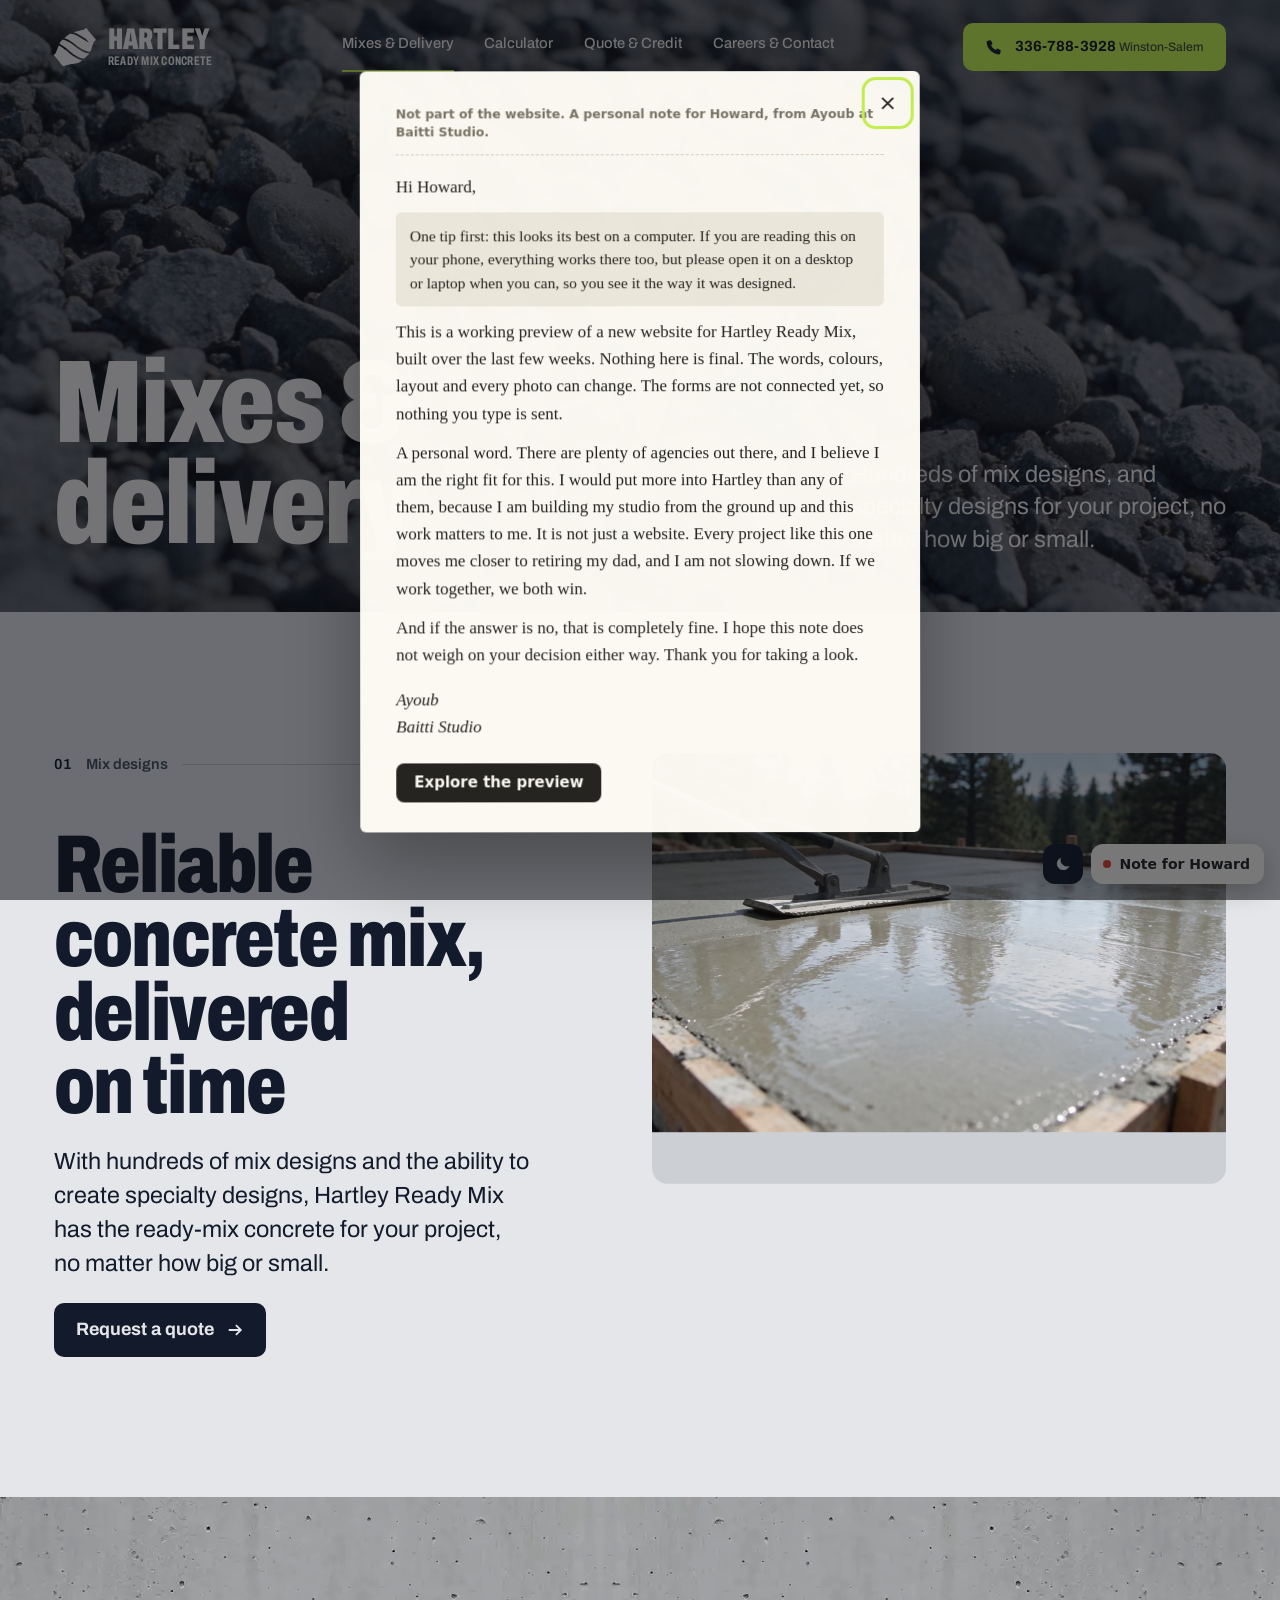
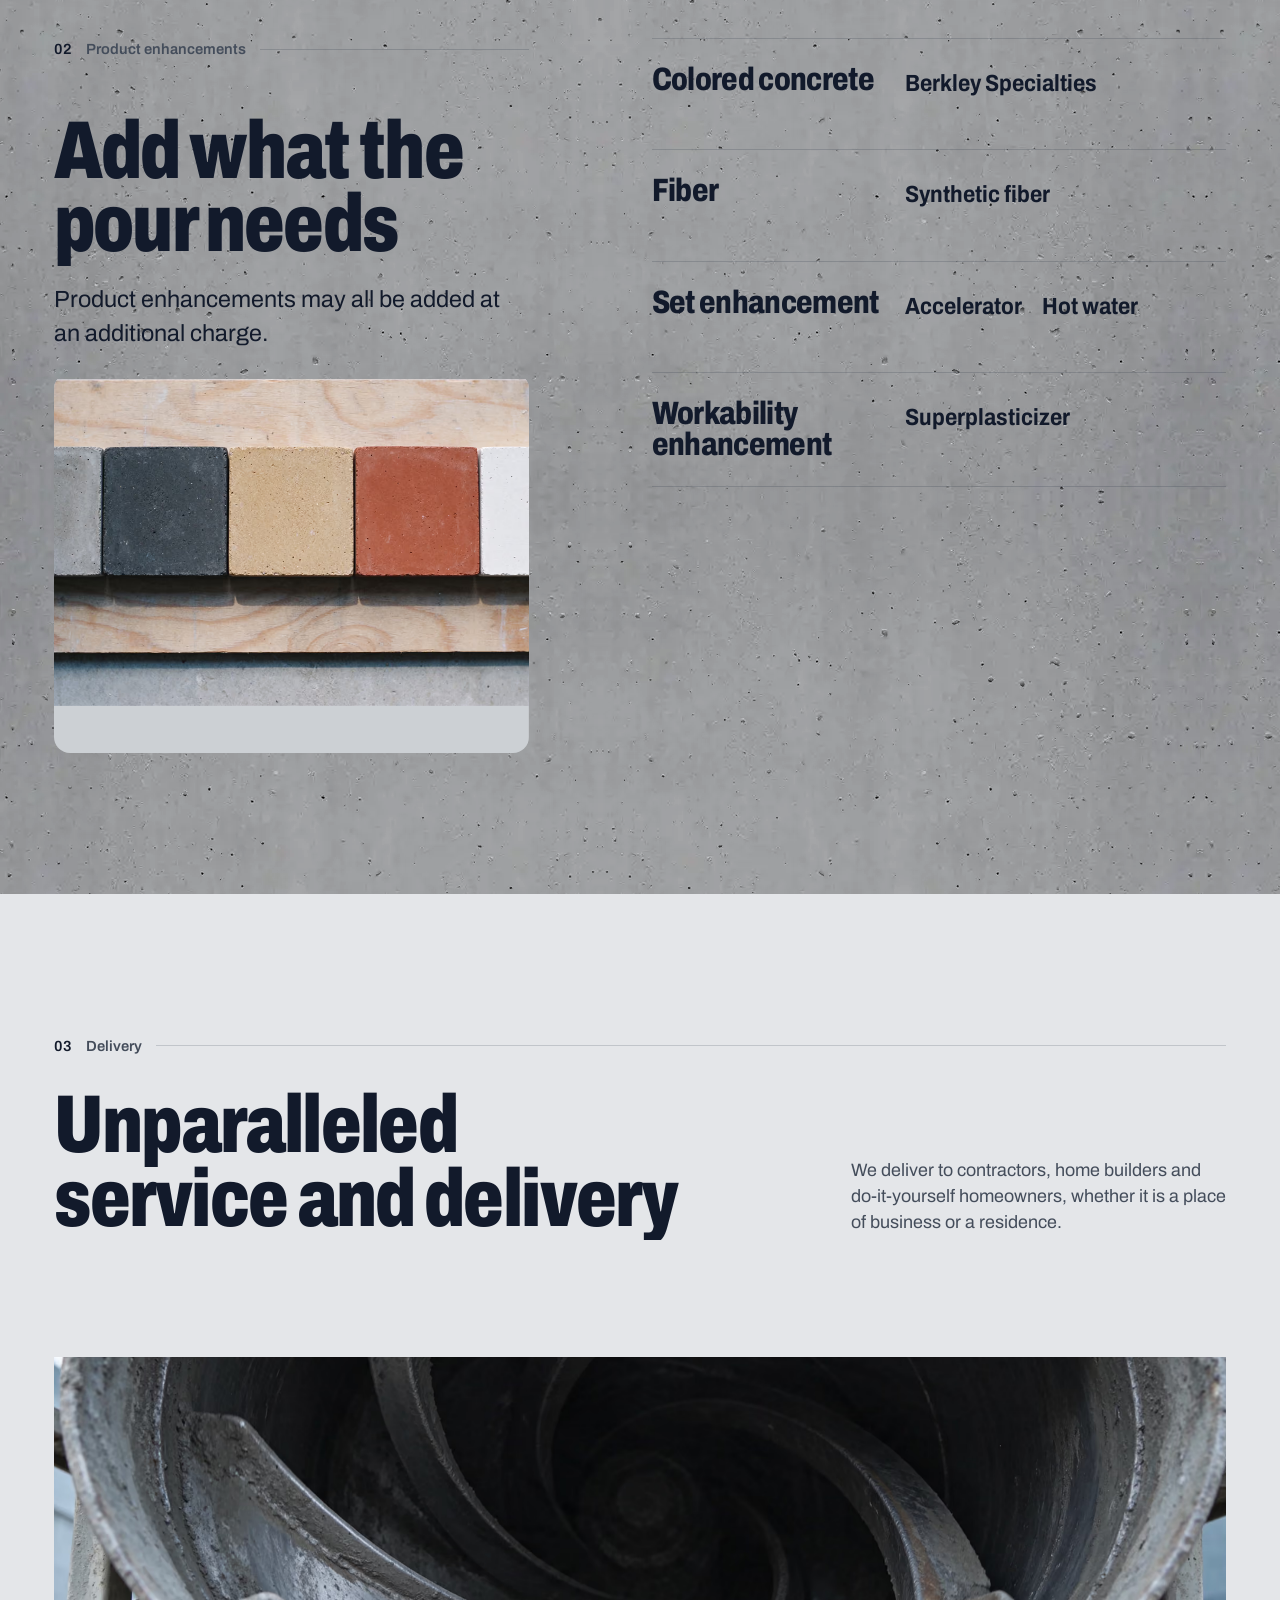
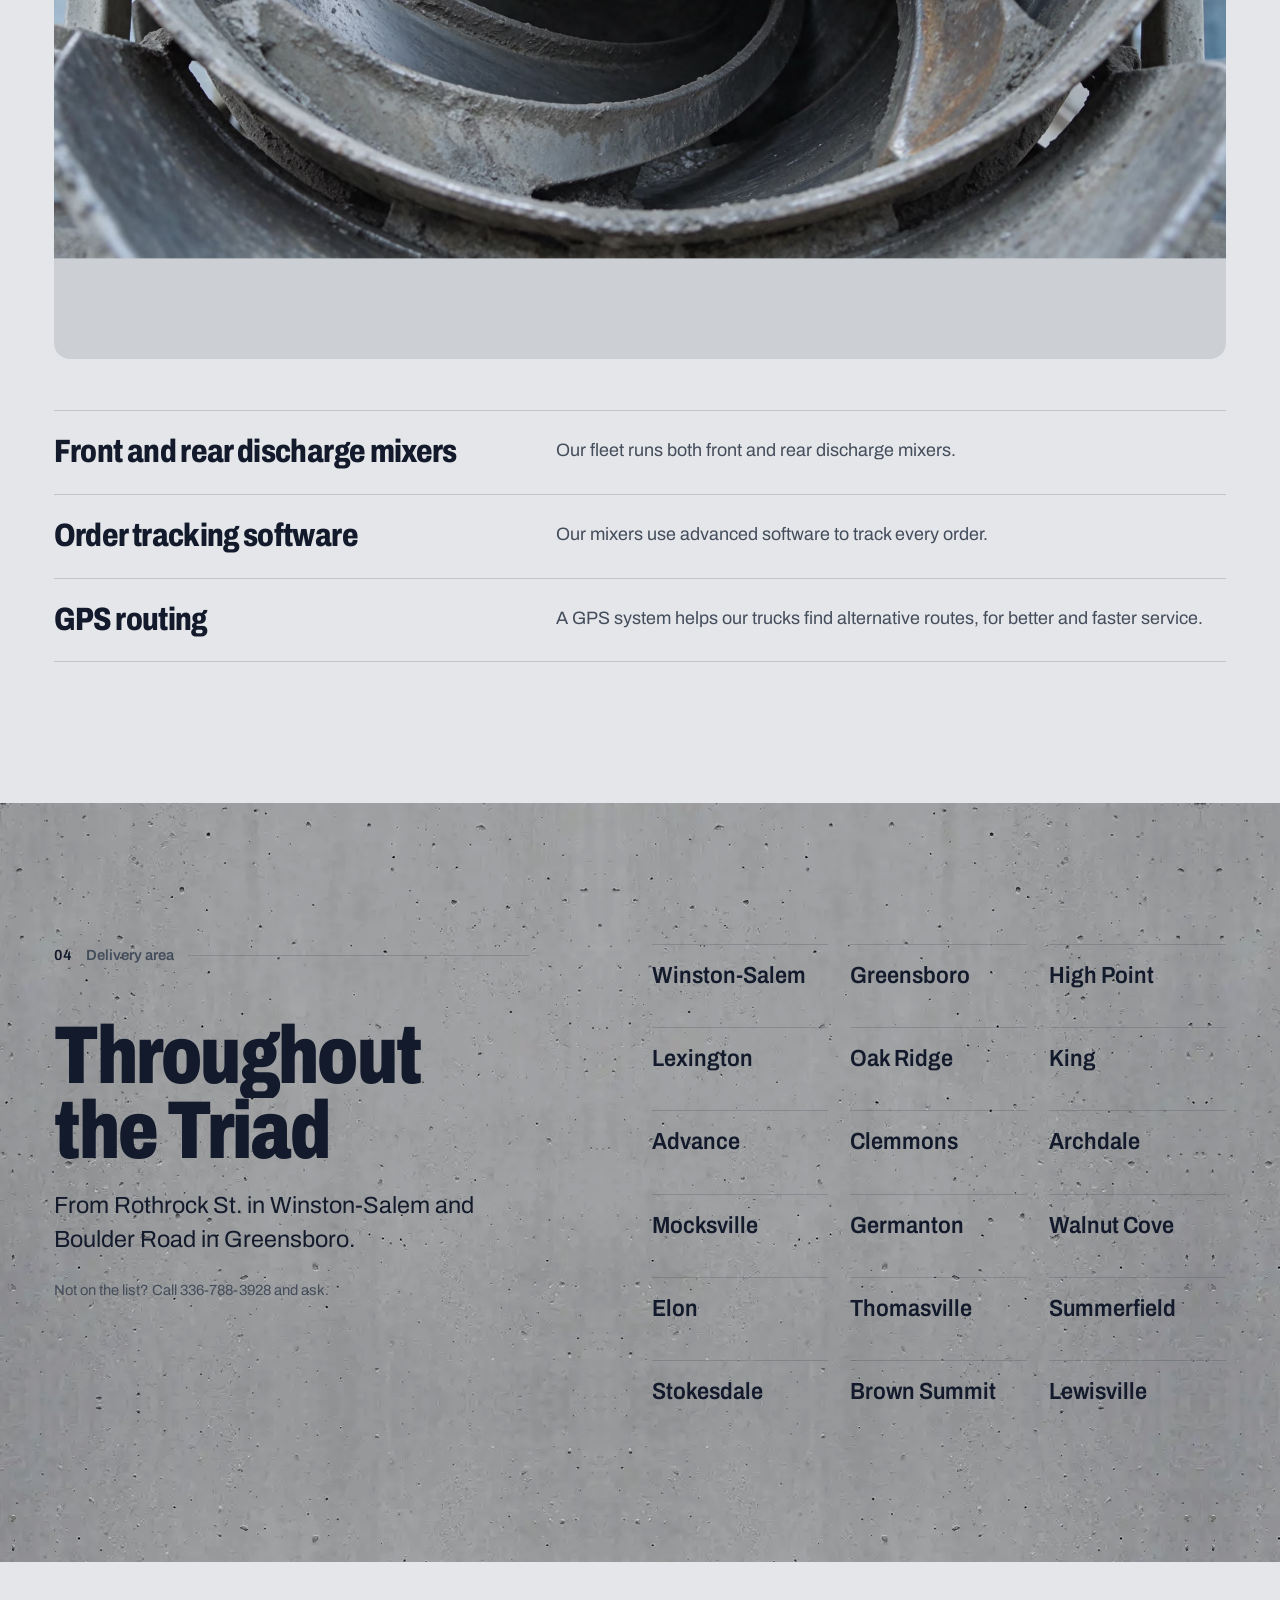
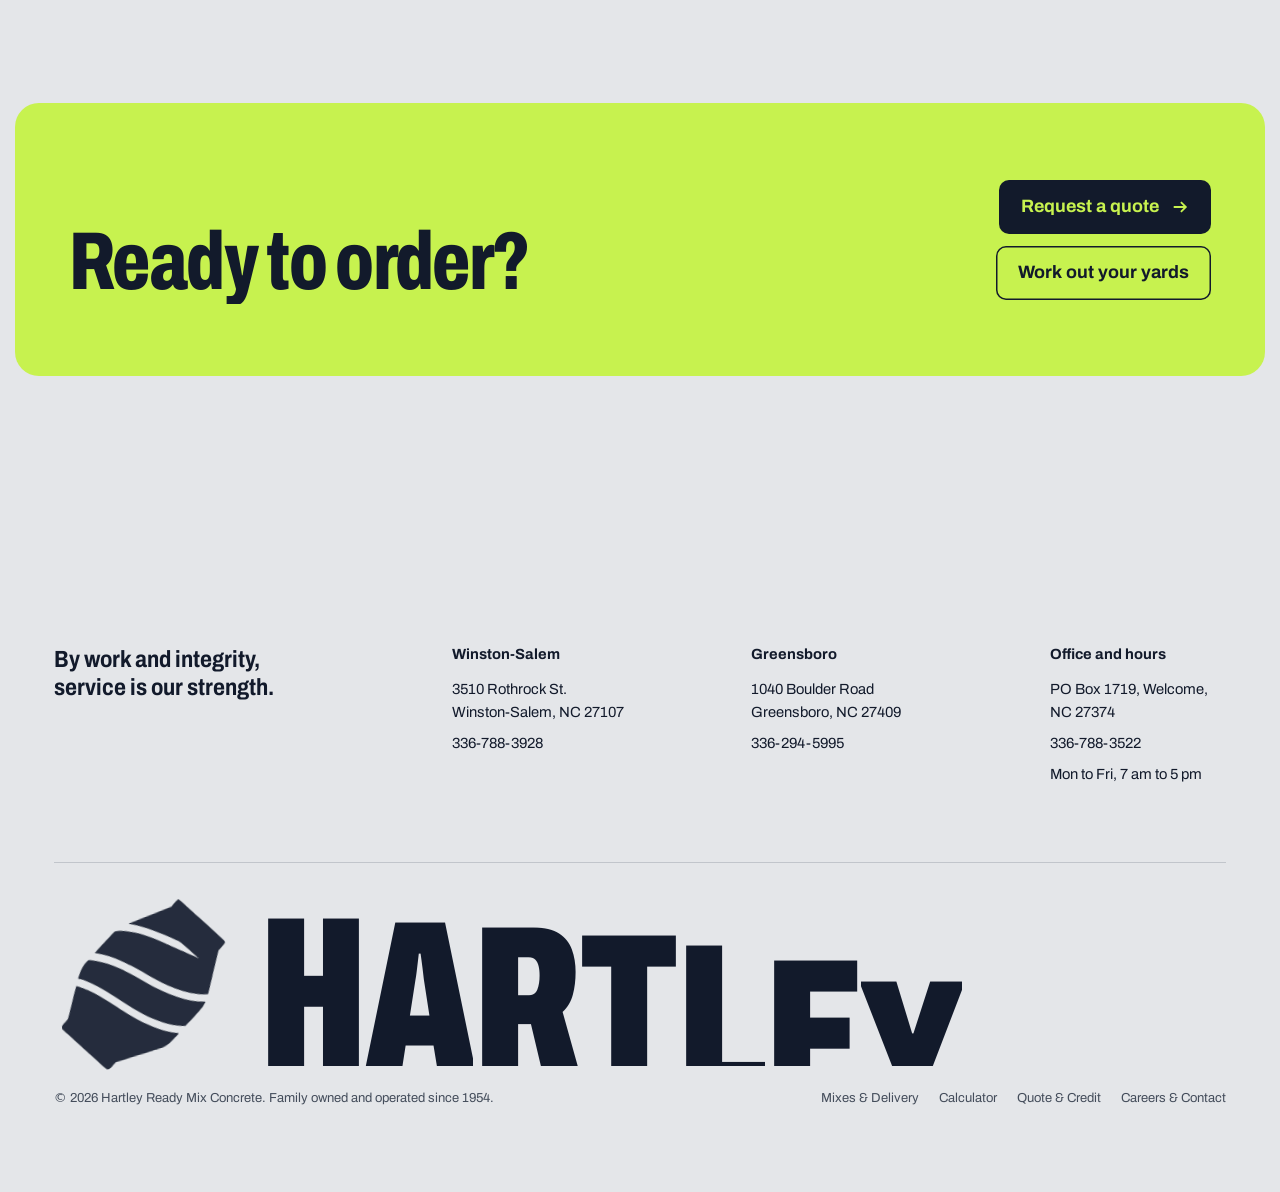
<file: mixes-delivery.html>
<!DOCTYPE html>
<html lang="en" data-theme="light">
<head>
<meta charset="utf-8">
<meta name="viewport" content="width=device-width, initial-scale=1, viewport-fit=cover">
<title>Mixes &amp; Delivery | Hartley Ready Mix Concrete</title>
<meta name="description" content="Hundreds of ready-mix concrete designs, specialty designs and product enhancements, delivered across the Triad by Hartley Ready Mix.">
<meta name="robots" content="noindex">
<meta name="theme-color" content="#1b2130">
<meta name="color-scheme" content="light dark">
<link rel="icon" href="assets/brand/favicon.svg" type="image/svg+xml">
<link rel="preload" href="assets/fonts/archivo.woff2" as="font" type="font/woff2" crossorigin>
<link rel="preload" as="image" href="assets/img/aggregate-1200.avif" imagesrcset="assets/img/aggregate-1200.avif 1200w, assets/img/aggregate-2000.avif 2000w" imagesizes="100vw" type="image/avif" fetchpriority="high">
<link rel="stylesheet" href="assets/css/site.css?v=20261125f">
<script>
  (function () {
    var d = document.documentElement;
    try {
      var saved = localStorage.getItem("hrm-theme");
      d.dataset.theme = saved || (matchMedia("(prefers-color-scheme: dark)").matches ? "dark" : "light");
    } catch (e) {}
  })();
</script>
</head>
<body>
<svg width="0" height="0" style="position:absolute" aria-hidden="true">
  <symbol id="mark" viewBox="0 0 787 723"><path fill="currentColor" fill-rule="evenodd" d="M 595.7 2.2 C 593.7 3.4,586.2 9.8,578.9 16.4 L 565.9 28.4 529.7 37.7 C 509.7 42.8,464.7 54.2,429.5 63.0 C 360.2 80.4,361.5 80.0,364.5 80.7 C 402.9 89.4,478.2 125.8,542 166.5 C 551.6 172.6,562.6 179.3,566.5 181.4 C 580.5 189.1,582.9 191.1,597.7 207.8 C 614.6 226.8,632.0 247.1,643.4 261 C 647.7 266.2,652.8 272.1,654.8 274.2 C 659.6 279.3,658.4 278.9,647.7 272.1 C 636.1 264.7,580.0 230.1,561.5 218.8 C 553.8 214.1,533.0 201.2,515.3 190.2 C 444.2 145.7,397.5 123.9,346.5 111.5 C 323.2 105.8,300.0 104.2,292.9 107.9 C 288.7 110.1,192.9 189.5,193.0 190.8 C 193.0 191.2,196.5 192.5,200.7 193.8 C 233.7 203.7,273.2 222.2,312.7 246.3 C 329.6 256.6,367.2 282.4,381 293.1 C 465.2 358.9,496.8 380.3,547.0 405.4 C 595.4 429.6,636.9 442.4,671.9 444.1 L 678.4 444.5 682.6 433.5 C 685.0 427.4,696.3 397.9,707.8 368 C 719.3 338.0,734.0 299.9,740.4 283.4 L 752.0 253.4 758.2 248.5 C 780.4 230.8,787.9 222.6,786.4 217.9 C 785.2 214.1,758.6 181.9,682.3 91.9 C 664.8 71.3,641.7 44.0,631.1 31.4 C 601.8 -3.1,603.0 -2.1,595.7 2.2 M 151.4 225.3 C 134.7 238.5,121.6 255.6,109.7 279.7 C 105.3 288.7,101.9 296.1,102.1 296.3 C 102.3 296.4,105.6 297.8,109.5 299.4 C 148.1 315.0,214.9 362.5,281.5 421.6 C 347.8 480.4,398.9 516.2,456.6 544.4 C 488.3 559.9,515.8 568.8,544.1 572.5 L 556.8 574.2 566.8 566.3 C 597.1 542.3,641.9 503.7,648.0 496.3 C 656.3 486.4,662 478.9,662 477.9 C 662 477.4,659.8 476.8,657.2 476.4 C 580.1 466.3,496.9 425.5,399 349.8 C 332.3 298.4,307.8 281.4,269 259.9 C 238.7 243.2,201.7 228.4,173 221.5 C 159.3 218.2,160.6 218.0,151.4 225.3 M 80.1 350.2 C 75.2 362.4,68.0 380.6,64.1 390.5 C 54.3 415.9,34.0 466.9,32.4 470.5 C 31.6 472.1,27.0 476.6,22.2 480.4 C 3.0 495.8,-0.0 499.6,0.0 508.2 C 0.0 515.1,-0.3 514.4,20.5 539.1 C 30.4 550.8,50.2 574.4,64.5 591.5 C 78.7 608.5,99.0 632.6,109.5 645 C 119.9 657.3,137.6 678.3,148.6 691.5 C 171.0 718.2,171.9 719.2,177.2 721.4 C 185.5 724.9,189.8 723.2,203.5 711.4 C 209 706.7,215.3 701.2,217.7 699.3 L 221.9 695.8 265.7 688.4 C 393.8 666.9,418.3 662.7,427.4 660.8 C 445.5 657.1,461.8 650.4,476.6 640.8 C 484.5 635.7,522.8 605.1,522.9 603.8 C 522.9 603.5,517.7 602.0,511.2 600.5 C 465.1 589.7,404.8 559.3,344 516.1 C 323.7 501.8,281.1 466.9,245.5 435.6 C 207.5 402.3,168.0 372.1,138.5 353.8 C 125.4 345.7,92.0 328,89.9 328 C 89.5 328,85.1 338.0,80.1 350.2"/></symbol>
  <symbol id="arrow" viewBox="0 0 20 20"><path d="M3 10h13M11 4.5 16.5 10 11 15.5" fill="none" stroke="currentColor" stroke-width="2"/></symbol>
  <symbol id="sun" viewBox="0 0 24 24"><circle cx="12" cy="12" r="4.5" fill="currentColor"/><path d="M12 1.5v3M12 19.5v3M1.5 12h3M19.5 12h3M4.6 4.6l2.1 2.1M17.3 17.3l2.1 2.1M4.6 19.4l2.1-2.1M17.3 6.7l2.1-2.1" stroke="currentColor" stroke-width="2" stroke-linecap="round"/></symbol>
  <symbol id="moon" viewBox="0 0 24 24"><path d="M20.5 14.6A8.6 8.6 0 0 1 9.4 3.5a8.6 8.6 0 1 0 11.1 11.1z" fill="currentColor"/></symbol>
  <symbol id="phone" viewBox="0 0 20 20"><path d="M6.6 2.5 8.4 6.6 6.7 8a10 10 0 0 0 5.3 5.3l1.4-1.7 4.1 1.8-.6 3.5a1.6 1.6 0 0 1-1.6 1.3A14.7 14.7 0 0 1 1.8 4.7 1.6 1.6 0 0 1 3.1 3z" fill="currentColor"/></symbol>
</svg>

<a class="skip" href="#main">Skip to content</a>

<header class="site-header">
  <div class="wrap">
    <a class="brand" href="index.html" aria-label="Hartley Ready Mix Concrete, home">
      <svg viewBox="0 0 787 723" aria-hidden="true"><use href="#mark"/></svg>
      <span class="brand-word"><b>HARTLEY</b><small>READY MIX CONCRETE</small></span>
    </a>
    <nav class="nav" aria-label="Main">
      <a href="mixes-delivery.html" aria-current="page"><span class="swap"><span>Mixes &amp; Delivery</span><span aria-hidden="true">Mixes &amp; Delivery</span></span></a>
      <a href="calculator.html"><span class="swap"><span>Calculator</span><span aria-hidden="true">Calculator</span></span></a>
      <a href="quote-credit.html"><span class="swap"><span>Quote &amp; Credit</span><span aria-hidden="true">Quote &amp; Credit</span></span></a>
      <a href="careers-contact.html"><span class="swap"><span>Careers &amp; Contact</span><span aria-hidden="true">Careers &amp; Contact</span></span></a>
    </nav>
    <div class="hdr-tools">
      <a class="btn btn-accent hdr-call" href="tel:+13367883928">
        <svg aria-hidden="true"><use href="#phone"/></svg>
        <span>336-788-3928 <small>Winston-Salem</small></span>
      </a>
      <button class="menu-btn" type="button" aria-expanded="false" aria-controls="mnav" data-mnav-open><span class="bars" aria-hidden="true"></span>Menu</button>
    </div>
  </div>
</header>

<div class="mnav" id="mnav" role="dialog" aria-modal="true" aria-label="Menu" hidden data-mnav>
  <div class="wrap mnav-top">
    <a class="brand" href="index.html" aria-label="Hartley Ready Mix Concrete, home"><svg viewBox="0 0 787 723" aria-hidden="true"><use href="#mark"/></svg><span class="brand-word"><b>HARTLEY</b><small>READY MIX CONCRETE</small></span></a>
    <button class="menu-btn is-close" type="button" data-mnav-close><span class="bars" aria-hidden="true"></span>Close</button>
  </div>
  <nav class="wrap mnav-links" aria-label="Pages"><a href="index.html"><i>01</i>Home</a><a href="mixes-delivery.html" aria-current="page"><i>02</i>Mixes &amp; Delivery</a><a href="calculator.html"><i>03</i>Calculator</a><a href="quote-credit.html"><i>04</i>Quote &amp; Credit</a><a href="careers-contact.html"><i>05</i>Careers &amp; Contact</a></nav>
  <div class="wrap mnav-foot">
    <a class="btn btn-accent" href="tel:+13367883928"><svg aria-hidden="true"><use href="#phone"/></svg>Winston-Salem 336-788-3928</a>
    <a class="btn btn-line" href="tel:+13362945995"><svg aria-hidden="true"><use href="#phone"/></svg>Greensboro 336-294-5995</a>
    <p>Mon to Fri, 7 am to 5 pm</p>
  </div>
</div>

<main id="main">
  <section class="page-hero" aria-labelledby="pt">
    <picture><source type="image/avif" srcset="assets/img/aggregate-1200.avif 1200w, assets/img/aggregate-2000.avif 2000w" sizes="100vw"><img src="assets/img/aggregate-2000.webp" srcset="assets/img/aggregate-1200.webp 1200w, assets/img/aggregate-2000.webp 2000w" sizes="100vw" width="2000" height="1125" alt="Close-up of wet crushed stone and gravel aggregate" fetchpriority="high"></picture>
    <div class="wrap">
      <h1 class="page-title" id="pt"><span class="ln"><span>Mixes &amp;</span></span><span class="ln"><span>delivery</span></span></h1>
      <p class="page-lede">Hundreds of mix designs, and specialty designs for your project, no matter how big or small.</p>
    </div>
  </section>

  <section class="section" aria-labelledby="m1">
    <div class="wrap split">
      <div class="l">
        <p class="kicker"><i>01</i> Mix designs</p>
        <h2 class="h2" id="m1">Reliable concrete mix, delivered on time</h2>
        <p class="lede">With hundreds of mix designs and the ability to create specialty designs, Hartley Ready Mix has the ready-mix concrete for your project, no matter how big or small.</p>
        <div><a class="btn btn-ink" href="quote-credit.html"><span class="swap"><span>Request a quote</span><span aria-hidden="true">Request a quote</span></span><svg aria-hidden="true"><use href="#arrow"/></svg></a></div>
      </div>
      <figure class="r media ar-43 reveal-img"><picture><source type="image/avif" srcset="assets/img/slab-1200.avif 1200w, assets/img/slab-2000.avif 2000w" sizes="(max-width: 1080px) 100vw, 48vw"><img src="assets/img/slab-2000.webp" srcset="assets/img/slab-1200.webp 1200w, assets/img/slab-2000.webp 2000w" sizes="(max-width: 1080px) 100vw, 48vw" width="2000" height="1125" alt="Freshly placed concrete slab with a bull float resting on the wet surface" loading="lazy" decoding="async"></picture></figure>
    </div>
  </section>

  <section class="section textured" aria-labelledby="m2">
    <div class="wrap split">
      <div class="l sticky">
        <p class="kicker"><i>02</i> Product enhancements</p>
        <h2 class="h2" id="m2">Add what the pour needs</h2>
        <p class="lede">Product enhancements may all be added at an additional charge.</p>
        <figure class="media ar-54 reveal-img"><picture><source type="image/avif" srcset="assets/img/samples-900.avif 900w, assets/img/samples-1400.avif 1400w" sizes="(max-width: 1080px) 100vw, 40vw"><img src="assets/img/samples-1400.webp" srcset="assets/img/samples-900.webp 900w, assets/img/samples-1400.webp 1400w" sizes="(max-width: 1080px) 100vw, 40vw" width="1400" height="1120" alt="Cast concrete sample tiles in grey, charcoal, buff, terracotta and white" loading="lazy" decoding="async"></picture></figure>
      </div>
      <div class="r rows">
        <div class="row-item"><h3>Colored concrete</h3><div class="tags"><span>Berkley Specialties</span></div></div>
        <div class="row-item"><h3>Fiber</h3><div class="tags"><span>Synthetic fiber</span></div></div>
        <div class="row-item"><h3>Set enhancement</h3><div class="tags"><span>Accelerator</span><span>Hot water</span></div></div>
        <div class="row-item"><h3>Workability enhancement</h3><div class="tags"><span>Superplasticizer</span></div></div>
      </div>
    </div>
  </section>

  <section class="section" aria-labelledby="m3">
    <div class="wrap">
      <p class="kicker"><i>03</i> Delivery</p>
      <div class="fleet-head"><h2 class="h2" id="m3">Unparalleled service and delivery</h2><p class="lede">We deliver to contractors, home builders and do-it-yourself homeowners, whether it is a place of business or a residence.</p></div>
      <figure class="media ar-169 reveal-img" style="margin-bottom: clamp(32px, 4vw, 56px)"><picture><source type="image/avif" srcset="assets/img/drum-inside-1200.avif 1200w, assets/img/drum-inside-2000.avif 2000w" sizes="100vw"><img src="assets/img/drum-inside-2000.webp" srcset="assets/img/drum-inside-1200.webp 1200w, assets/img/drum-inside-2000.webp 2000w" sizes="100vw" width="2000" height="1125" alt="Steel spiral fins inside a concrete mixer drum" loading="lazy" decoding="async"></picture></figure>
      <div class="rows">
        <div class="row-item"><h3>Front and rear discharge mixers</h3><p>Our fleet runs both front and rear discharge mixers.</p></div>
        <div class="row-item"><h3>Order tracking software</h3><p>Our mixers use advanced software to track every order.</p></div>
        <div class="row-item"><h3>GPS routing</h3><p>A GPS system helps our trucks find alternative routes, for better and faster service.</p></div>
      </div>
    </div>
  </section>

  <section class="section textured" aria-labelledby="m4">
    <div class="wrap split">
      <div class="l">
        <p class="kicker"><i>04</i> Delivery area</p>
        <h2 class="h2" id="m4">Throughout the Triad</h2>
        <p class="lede">From Rothrock St. in Winston-Salem and Boulder Road in Greensboro.</p>
        <p class="calc-note">Not on the list? Call 336-788-3928 and ask.</p>
      </div>
      <ul class="r town-grid" aria-label="Towns we serve"><li>Winston-Salem</li><li>Greensboro</li><li>High Point</li><li>Lexington</li><li>Oak Ridge</li><li>King</li><li>Advance</li><li>Clemmons</li><li>Archdale</li><li>Mocksville</li><li>Germanton</li><li>Walnut Cove</li><li>Elon</li><li>Thomasville</li><li>Summerfield</li><li>Stokesdale</li><li>Brown Summit</li><li>Lewisville</li></ul>
    </div>
  </section>

  <section class="section" aria-label="Next step">
    <div class="cta-band"><div class="wrap"><h2>Ready to order?</h2><div class="acts"><a class="btn btn-ink" href="quote-credit.html"><span class="swap"><span>Request a quote</span><span aria-hidden="true">Request a quote</span></span><svg aria-hidden="true"><use href="#arrow"/></svg></a><a class="btn btn-line" href="calculator.html">Work out your yards</a></div></div></div>
  </section>
</main>

<footer class="site-footer">
  <div class="wrap">
    <div class="foot-grid">
      <div class="col"><p class="tag">By work and integrity, service is our strength.</p></div>
      <div class="col"><h3>Winston-Salem</h3><p>3510 Rothrock St.<br>Winston-Salem, NC 27107</p><a href="tel:+13367883928">336-788-3928</a></div>
      <div class="col"><h3>Greensboro</h3><p>1040 Boulder Road<br>Greensboro, NC 27409</p><a href="tel:+13362945995">336-294-5995</a></div>
      <div class="col col-wide"><h3>Office and hours</h3><p>PO Box 1719, Welcome, NC 27374</p><a href="tel:+13367883522">336-788-3522</a><p>Mon to Fri, 7 am to 5 pm</p></div>
    </div>
    <div class="foot-word" aria-hidden="true"><svg viewBox="0 0 787 723"><use href="#mark"/></svg><b>HARTLEY</b></div>
    <div class="legal"><span>&copy; 2026 Hartley Ready Mix Concrete. Family owned and operated since 1954.</span><span><a href="mixes-delivery.html">Mixes &amp; Delivery</a> <a href="calculator.html">Calculator</a> <a href="quote-credit.html">Quote &amp; Credit</a> <a href="careers-contact.html">Careers &amp; Contact</a></span></div>
  </div>
</footer>

<nav class="callbar" aria-label="Call us">
  <a href="tel:+13367883928">Call Winston-Salem<small>336-788-3928</small></a>
  <a href="tel:+13362945995">Call Greensboro<small>336-294-5995</small></a>
</nav>

<!-- Viewer note for the preview only. Remove this block and .vnote styles before launch. -->
<div class="dock">
  <button class="theme-toggle" type="button" aria-label="Switch to dark mode" data-theme-toggle>
    <svg class="i-moon" aria-hidden="true"><use href="#moon"/></svg>
    <svg class="i-sun" aria-hidden="true"><use href="#sun"/></svg>
  </button>
  <button class="vnote-tab" type="button" data-vnote-open hidden><b></b>Note for Howard</button>
</div>
<div class="vnote" role="dialog" aria-modal="true" aria-labelledby="vnote-title" hidden data-vnote>
  <div class="vnote-card">
    <button class="x" type="button" aria-label="Close note" data-vnote-close>&times;</button>
    <p class="label" id="vnote-title">Not part of the website. A personal note for Howard, from Ayoub at Baitti Studio.</p>
    <p>Hi Howard,</p>
    <p class="tip">One tip first: this looks its best on a computer. If you are reading this on your phone, everything works there too, but please open it on a desktop or laptop when you can, so you see it the way it was designed.</p>
    <p>This is a working preview of a new website for Hartley Ready Mix, built over the last few weeks. Nothing here is final. The words, colours, layout and every photo can change. The forms are not connected yet, so nothing you type is sent.</p>
    <p>A personal word. There are plenty of agencies out there, and I believe I am the right fit for this. I would put more into Hartley than any of them, because I am building my studio from the ground up and this work matters to me. It is not just a website. Every project like this one moves me closer to retiring my dad, and I am not slowing down. If we work together, we both win.</p>
    <p>And if the answer is no, that is completely fine. I hope this note does not weigh on your decision either way. Thank you for taking a look.</p>
    <p class="sig">Ayoub<br>Baitti Studio</p>
    <button class="go" type="button" data-vnote-close>Explore the preview</button>
  </div>
</div>

<script src="assets/js/vendor/gsap.min.js" defer></script>
<script src="assets/js/vendor/ScrollTrigger.min.js" defer></script>
<script src="assets/js/vendor/SplitText.min.js" defer></script>
<script src="assets/js/site.js?v=20261125f" defer></script>
<script src="assets/js/watch.js?v=20261125f" defer></script>
</body>
</html>
</file>
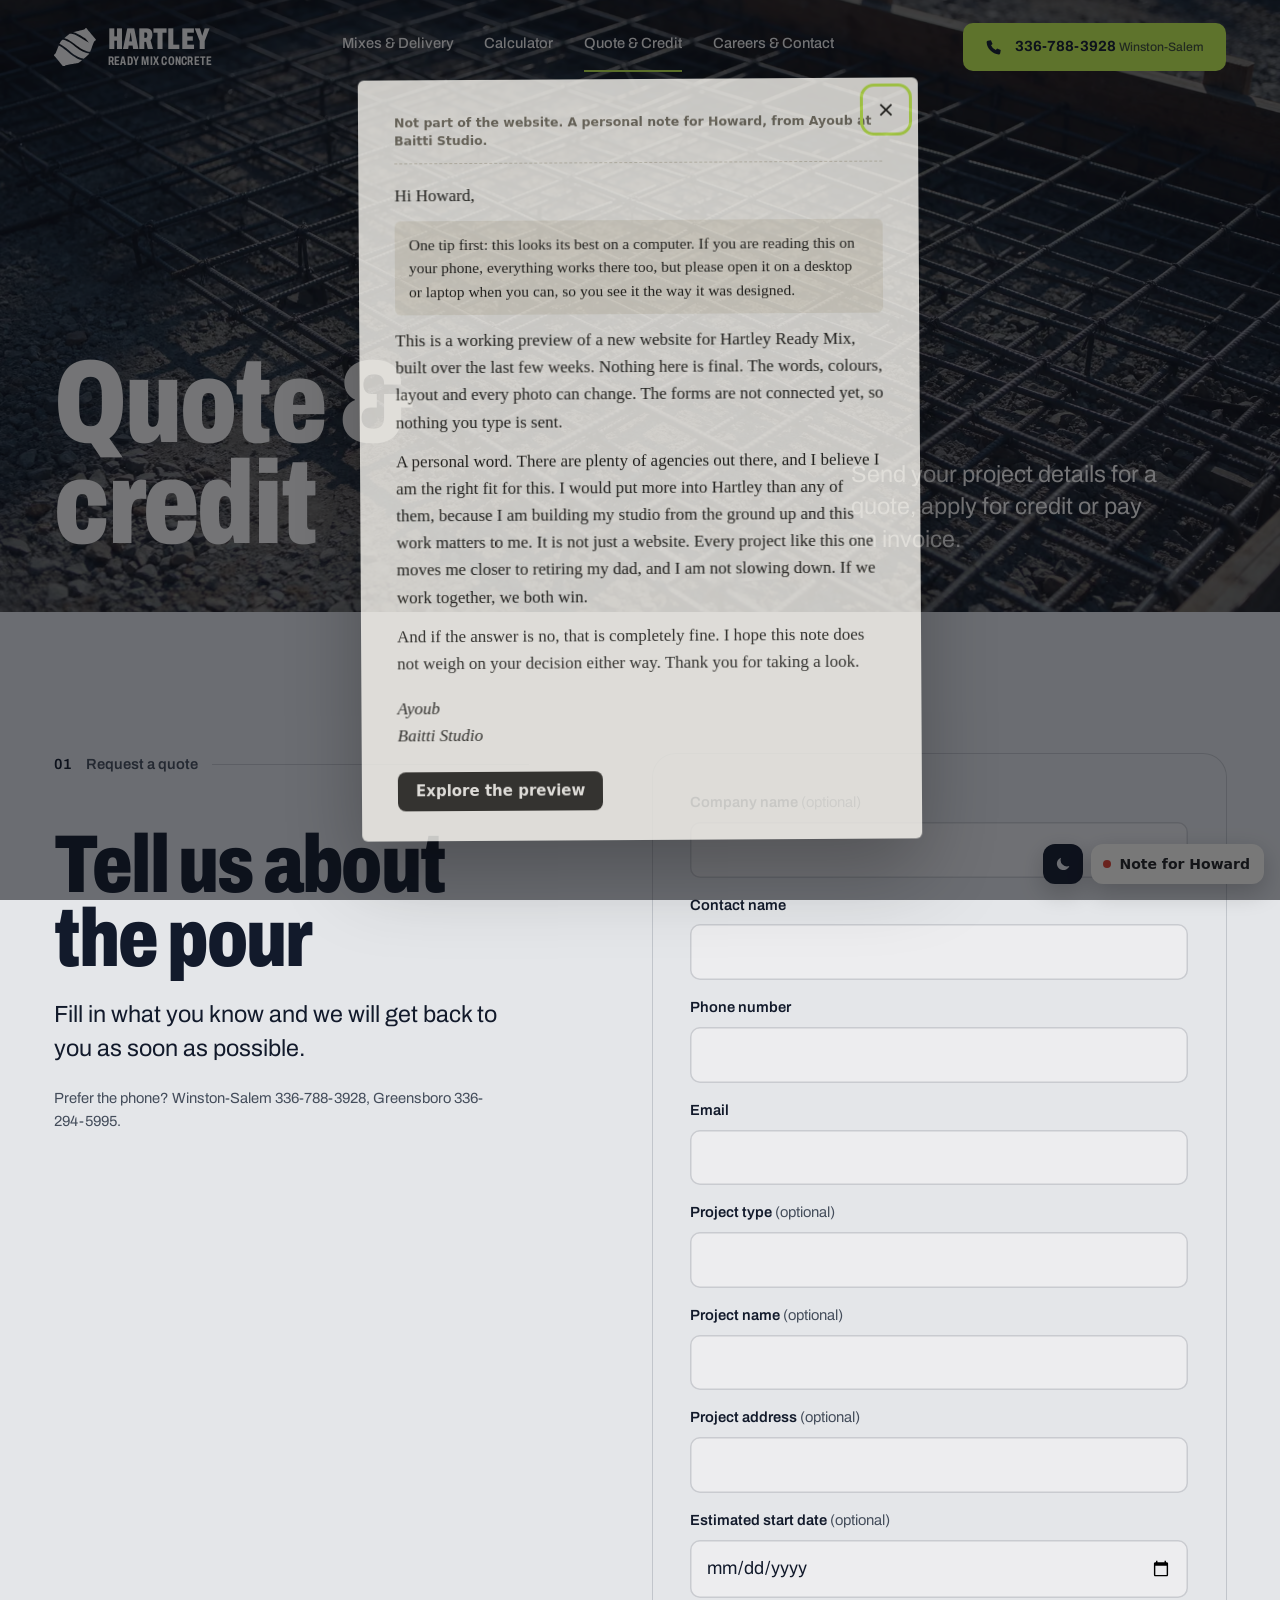
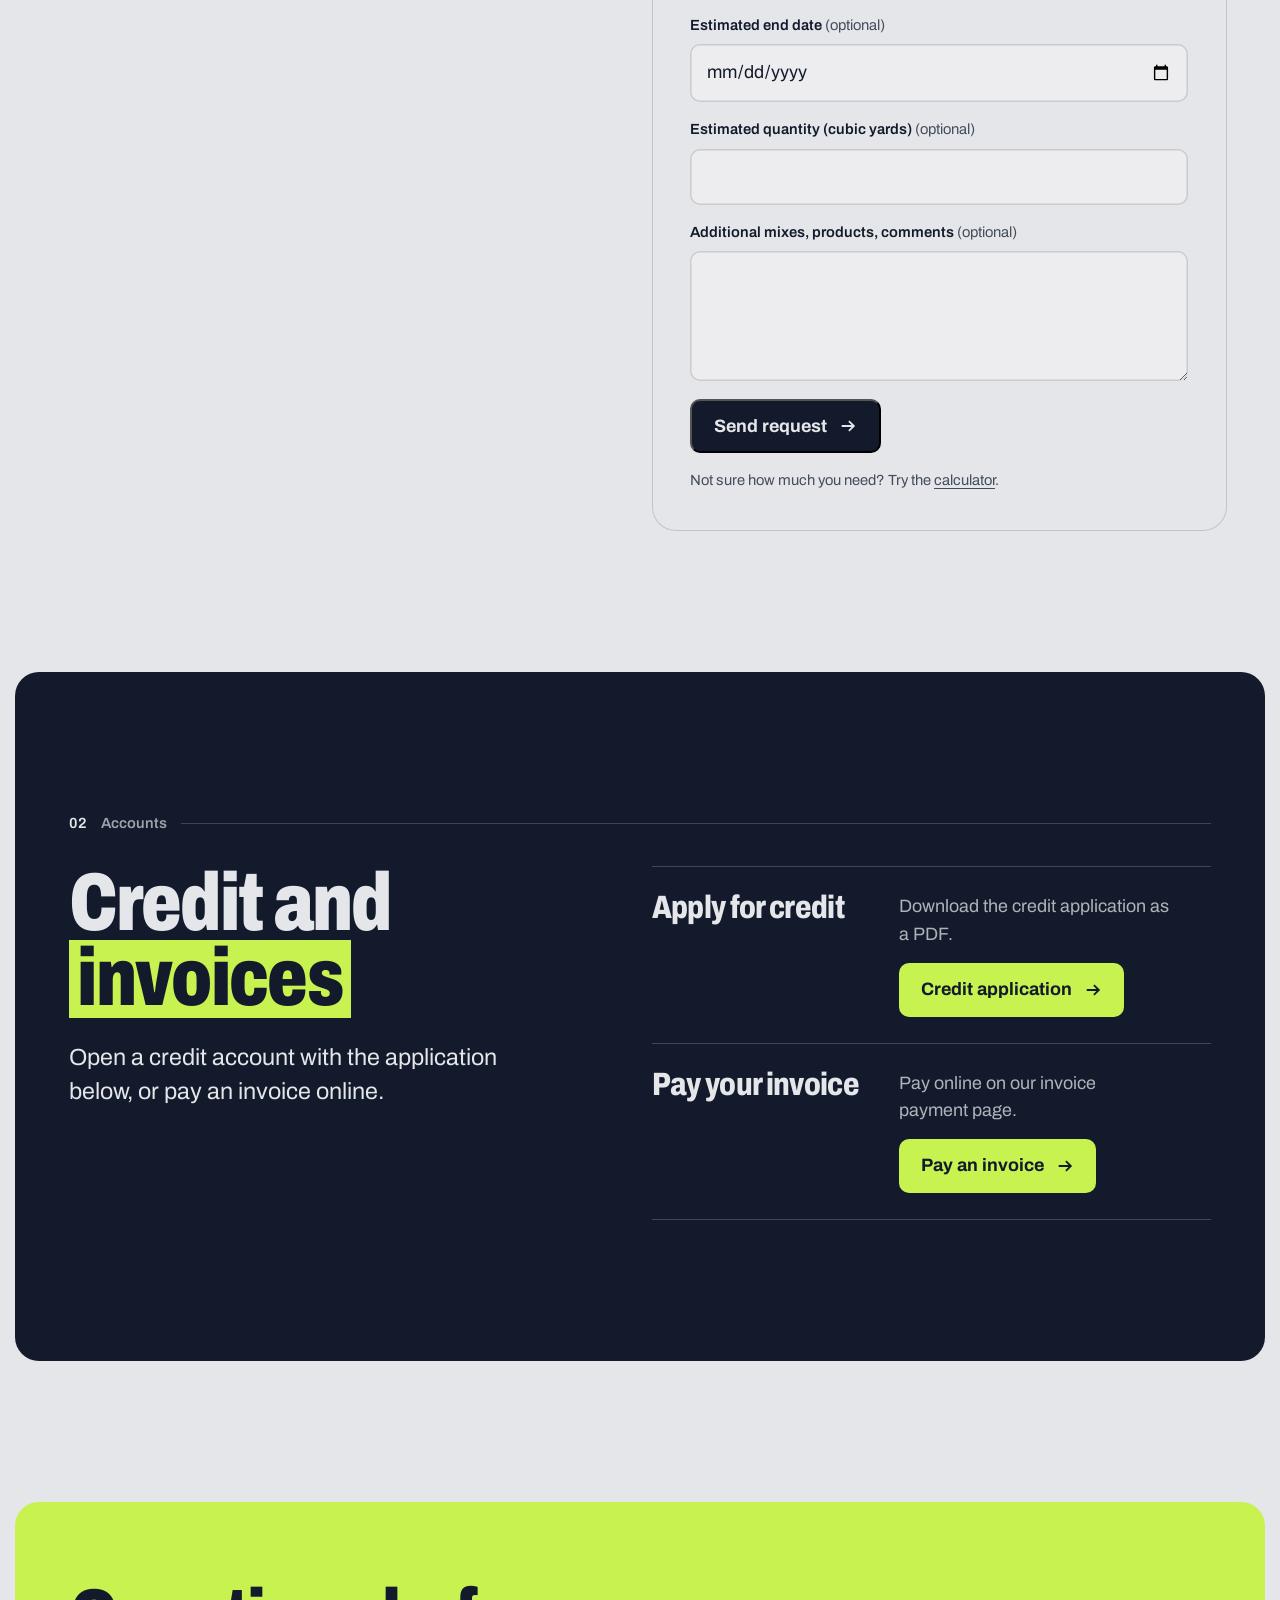
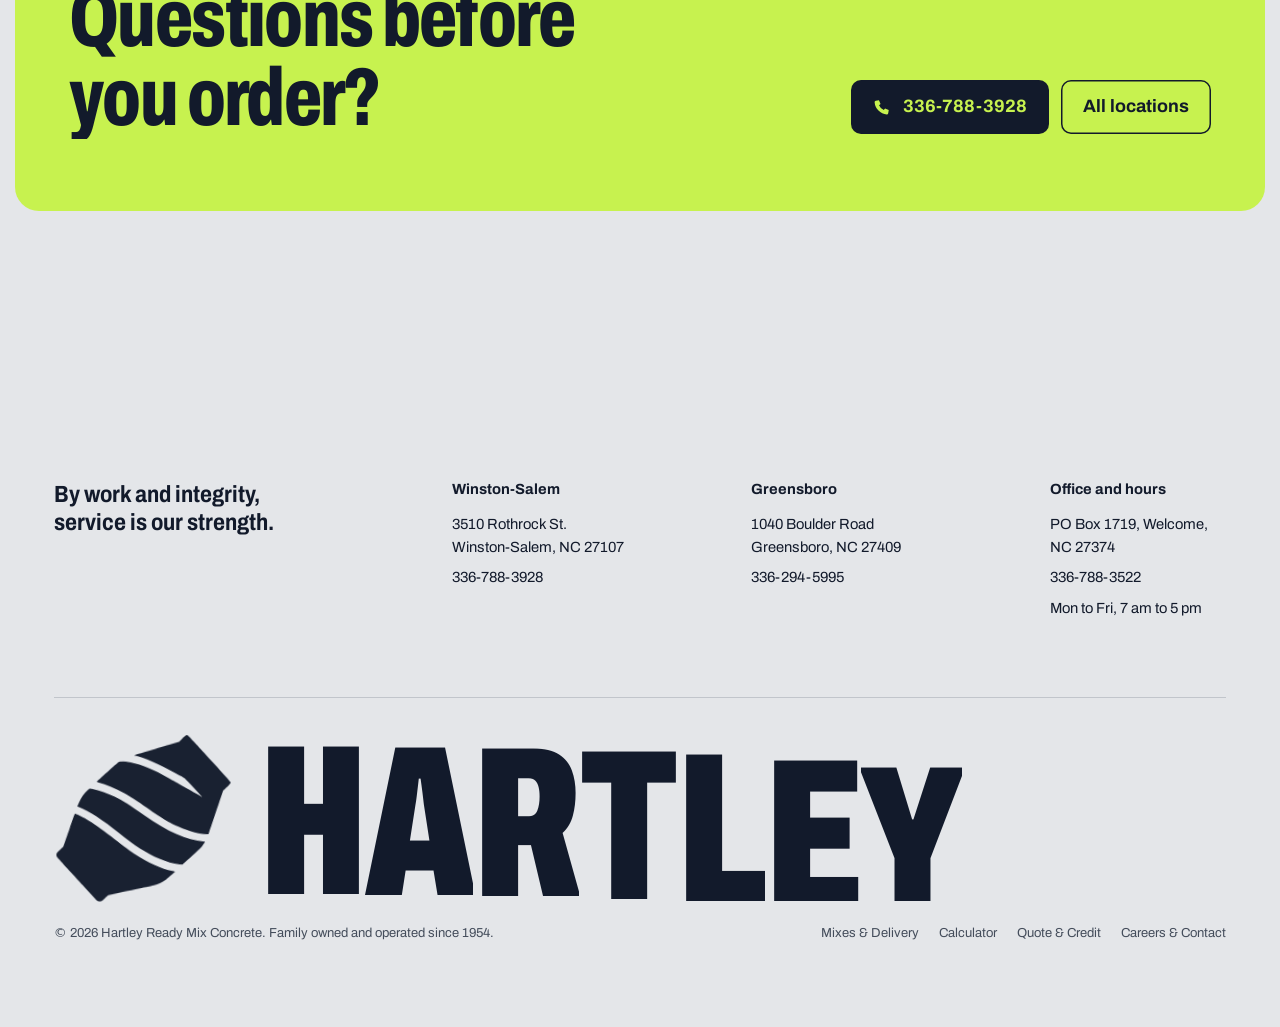
<file: quote-credit.html>
<!DOCTYPE html>
<html lang="en" data-theme="light">
<head>
<meta charset="utf-8">
<meta name="viewport" content="width=device-width, initial-scale=1, viewport-fit=cover">
<title>Quote &amp; Credit | Hartley Ready Mix Concrete</title>
<meta name="description" content="Request a concrete quote, apply for credit or pay an invoice with Hartley Ready Mix Concrete.">
<meta name="robots" content="noindex">
<meta name="theme-color" content="#1b2130">
<meta name="color-scheme" content="light dark">
<link rel="icon" href="assets/brand/favicon.svg" type="image/svg+xml">
<link rel="preload" href="assets/fonts/archivo.woff2" as="font" type="font/woff2" crossorigin>
<link rel="preload" as="image" href="assets/img/rebar-1200.avif" imagesrcset="assets/img/rebar-1200.avif 1200w, assets/img/rebar-2000.avif 2000w" imagesizes="100vw" type="image/avif" fetchpriority="high">
<link rel="stylesheet" href="assets/css/site.css?v=20261125f">
<script>
  (function () {
    var d = document.documentElement;
    try {
      var saved = localStorage.getItem("hrm-theme");
      d.dataset.theme = saved || (matchMedia("(prefers-color-scheme: dark)").matches ? "dark" : "light");
    } catch (e) {}
  })();
</script>
</head>
<body>
<svg width="0" height="0" style="position:absolute" aria-hidden="true">
  <symbol id="mark" viewBox="0 0 787 723"><path fill="currentColor" fill-rule="evenodd" d="M 595.7 2.2 C 593.7 3.4,586.2 9.8,578.9 16.4 L 565.9 28.4 529.7 37.7 C 509.7 42.8,464.7 54.2,429.5 63.0 C 360.2 80.4,361.5 80.0,364.5 80.7 C 402.9 89.4,478.2 125.8,542 166.5 C 551.6 172.6,562.6 179.3,566.5 181.4 C 580.5 189.1,582.9 191.1,597.7 207.8 C 614.6 226.8,632.0 247.1,643.4 261 C 647.7 266.2,652.8 272.1,654.8 274.2 C 659.6 279.3,658.4 278.9,647.7 272.1 C 636.1 264.7,580.0 230.1,561.5 218.8 C 553.8 214.1,533.0 201.2,515.3 190.2 C 444.2 145.7,397.5 123.9,346.5 111.5 C 323.2 105.8,300.0 104.2,292.9 107.9 C 288.7 110.1,192.9 189.5,193.0 190.8 C 193.0 191.2,196.5 192.5,200.7 193.8 C 233.7 203.7,273.2 222.2,312.7 246.3 C 329.6 256.6,367.2 282.4,381 293.1 C 465.2 358.9,496.8 380.3,547.0 405.4 C 595.4 429.6,636.9 442.4,671.9 444.1 L 678.4 444.5 682.6 433.5 C 685.0 427.4,696.3 397.9,707.8 368 C 719.3 338.0,734.0 299.9,740.4 283.4 L 752.0 253.4 758.2 248.5 C 780.4 230.8,787.9 222.6,786.4 217.9 C 785.2 214.1,758.6 181.9,682.3 91.9 C 664.8 71.3,641.7 44.0,631.1 31.4 C 601.8 -3.1,603.0 -2.1,595.7 2.2 M 151.4 225.3 C 134.7 238.5,121.6 255.6,109.7 279.7 C 105.3 288.7,101.9 296.1,102.1 296.3 C 102.3 296.4,105.6 297.8,109.5 299.4 C 148.1 315.0,214.9 362.5,281.5 421.6 C 347.8 480.4,398.9 516.2,456.6 544.4 C 488.3 559.9,515.8 568.8,544.1 572.5 L 556.8 574.2 566.8 566.3 C 597.1 542.3,641.9 503.7,648.0 496.3 C 656.3 486.4,662 478.9,662 477.9 C 662 477.4,659.8 476.8,657.2 476.4 C 580.1 466.3,496.9 425.5,399 349.8 C 332.3 298.4,307.8 281.4,269 259.9 C 238.7 243.2,201.7 228.4,173 221.5 C 159.3 218.2,160.6 218.0,151.4 225.3 M 80.1 350.2 C 75.2 362.4,68.0 380.6,64.1 390.5 C 54.3 415.9,34.0 466.9,32.4 470.5 C 31.6 472.1,27.0 476.6,22.2 480.4 C 3.0 495.8,-0.0 499.6,0.0 508.2 C 0.0 515.1,-0.3 514.4,20.5 539.1 C 30.4 550.8,50.2 574.4,64.5 591.5 C 78.7 608.5,99.0 632.6,109.5 645 C 119.9 657.3,137.6 678.3,148.6 691.5 C 171.0 718.2,171.9 719.2,177.2 721.4 C 185.5 724.9,189.8 723.2,203.5 711.4 C 209 706.7,215.3 701.2,217.7 699.3 L 221.9 695.8 265.7 688.4 C 393.8 666.9,418.3 662.7,427.4 660.8 C 445.5 657.1,461.8 650.4,476.6 640.8 C 484.5 635.7,522.8 605.1,522.9 603.8 C 522.9 603.5,517.7 602.0,511.2 600.5 C 465.1 589.7,404.8 559.3,344 516.1 C 323.7 501.8,281.1 466.9,245.5 435.6 C 207.5 402.3,168.0 372.1,138.5 353.8 C 125.4 345.7,92.0 328,89.9 328 C 89.5 328,85.1 338.0,80.1 350.2"/></symbol>
  <symbol id="arrow" viewBox="0 0 20 20"><path d="M3 10h13M11 4.5 16.5 10 11 15.5" fill="none" stroke="currentColor" stroke-width="2"/></symbol>
  <symbol id="sun" viewBox="0 0 24 24"><circle cx="12" cy="12" r="4.5" fill="currentColor"/><path d="M12 1.5v3M12 19.5v3M1.5 12h3M19.5 12h3M4.6 4.6l2.1 2.1M17.3 17.3l2.1 2.1M4.6 19.4l2.1-2.1M17.3 6.7l2.1-2.1" stroke="currentColor" stroke-width="2" stroke-linecap="round"/></symbol>
  <symbol id="moon" viewBox="0 0 24 24"><path d="M20.5 14.6A8.6 8.6 0 0 1 9.4 3.5a8.6 8.6 0 1 0 11.1 11.1z" fill="currentColor"/></symbol>
  <symbol id="phone" viewBox="0 0 20 20"><path d="M6.6 2.5 8.4 6.6 6.7 8a10 10 0 0 0 5.3 5.3l1.4-1.7 4.1 1.8-.6 3.5a1.6 1.6 0 0 1-1.6 1.3A14.7 14.7 0 0 1 1.8 4.7 1.6 1.6 0 0 1 3.1 3z" fill="currentColor"/></symbol>
</svg>

<a class="skip" href="#main">Skip to content</a>

<header class="site-header">
  <div class="wrap">
    <a class="brand" href="index.html" aria-label="Hartley Ready Mix Concrete, home">
      <svg viewBox="0 0 787 723" aria-hidden="true"><use href="#mark"/></svg>
      <span class="brand-word"><b>HARTLEY</b><small>READY MIX CONCRETE</small></span>
    </a>
    <nav class="nav" aria-label="Main">
      <a href="mixes-delivery.html"><span class="swap"><span>Mixes &amp; Delivery</span><span aria-hidden="true">Mixes &amp; Delivery</span></span></a>
      <a href="calculator.html"><span class="swap"><span>Calculator</span><span aria-hidden="true">Calculator</span></span></a>
      <a href="quote-credit.html" aria-current="page"><span class="swap"><span>Quote &amp; Credit</span><span aria-hidden="true">Quote &amp; Credit</span></span></a>
      <a href="careers-contact.html"><span class="swap"><span>Careers &amp; Contact</span><span aria-hidden="true">Careers &amp; Contact</span></span></a>
    </nav>
    <div class="hdr-tools">
      <a class="btn btn-accent hdr-call" href="tel:+13367883928">
        <svg aria-hidden="true"><use href="#phone"/></svg>
        <span>336-788-3928 <small>Winston-Salem</small></span>
      </a>
      <button class="menu-btn" type="button" aria-expanded="false" aria-controls="mnav" data-mnav-open><span class="bars" aria-hidden="true"></span>Menu</button>
    </div>
  </div>
</header>

<div class="mnav" id="mnav" role="dialog" aria-modal="true" aria-label="Menu" hidden data-mnav>
  <div class="wrap mnav-top">
    <a class="brand" href="index.html" aria-label="Hartley Ready Mix Concrete, home"><svg viewBox="0 0 787 723" aria-hidden="true"><use href="#mark"/></svg><span class="brand-word"><b>HARTLEY</b><small>READY MIX CONCRETE</small></span></a>
    <button class="menu-btn is-close" type="button" data-mnav-close><span class="bars" aria-hidden="true"></span>Close</button>
  </div>
  <nav class="wrap mnav-links" aria-label="Pages"><a href="index.html"><i>01</i>Home</a><a href="mixes-delivery.html"><i>02</i>Mixes &amp; Delivery</a><a href="calculator.html"><i>03</i>Calculator</a><a href="quote-credit.html" aria-current="page"><i>04</i>Quote &amp; Credit</a><a href="careers-contact.html"><i>05</i>Careers &amp; Contact</a></nav>
  <div class="wrap mnav-foot">
    <a class="btn btn-accent" href="tel:+13367883928"><svg aria-hidden="true"><use href="#phone"/></svg>Winston-Salem 336-788-3928</a>
    <a class="btn btn-line" href="tel:+13362945995"><svg aria-hidden="true"><use href="#phone"/></svg>Greensboro 336-294-5995</a>
    <p>Mon to Fri, 7 am to 5 pm</p>
  </div>
</div>

<main id="main">
  <section class="page-hero" aria-labelledby="pt">
    <picture><source type="image/avif" srcset="assets/img/rebar-1200.avif 1200w, assets/img/rebar-2000.avif 2000w" sizes="100vw"><img src="assets/img/rebar-2000.webp" srcset="assets/img/rebar-1200.webp 1200w, assets/img/rebar-2000.webp 2000w" sizes="100vw" width="2000" height="1125" alt="Tied rebar grid inside wooden forms ready for a pour" fetchpriority="high"></picture>
    <div class="wrap">
      <h1 class="page-title" id="pt"><span class="ln"><span>Quote &amp;</span></span><span class="ln"><span>credit</span></span></h1>
      <p class="page-lede">Send your project details for a quote, apply for credit or pay an invoice.</p>
    </div>
  </section>

  <section class="section" id="quote" aria-labelledby="q1">
    <div class="wrap split">
      <div class="l sticky">
        <p class="kicker"><i>01</i> Request a quote</p>
        <h2 class="h2" id="q1">Tell us about the pour</h2>
        <p class="lede">Fill in what you know and we will get back to you as soon as possible.</p>
        <p class="calc-note">Prefer the phone? Winston-Salem <a href="tel:+13367883928">336-788-3928</a>, Greensboro <a href="tel:+13362945995">336-294-5995</a>.</p>
      </div>
      <div class="r">
        <form class="box form" data-demo-form aria-label="Concrete quote">
          <div class="form-body form">
            <div class="form-grid">
              <div class="f"><label for="q-company">Company name <i>(optional)</i></label><input id="q-company" name="q-company" type="text" autocomplete="organization"></div>
              <div class="f"><label for="q-contact">Contact name</label><input id="q-contact" name="q-contact" type="text" required autocomplete="name"></div>
              <div class="f"><label for="q-phone">Phone number</label><input id="q-phone" name="q-phone" type="tel" required autocomplete="tel"></div>
              <div class="f"><label for="q-email">Email</label><input id="q-email" name="q-email" type="email" required autocomplete="email"></div>
              <div class="f"><label for="q-ptype">Project type <i>(optional)</i></label><input id="q-ptype" name="q-ptype" type="text"></div>
              <div class="f"><label for="q-pname">Project name <i>(optional)</i></label><input id="q-pname" name="q-pname" type="text"></div>
              <div class="f full"><label for="q-paddr">Project address <i>(optional)</i></label><input id="q-paddr" name="q-paddr" type="text" autocomplete="address-line1"></div>
              <div class="f"><label for="q-start">Estimated start date <i>(optional)</i></label><input id="q-start" name="q-start" type="date"></div>
              <div class="f"><label for="q-end">Estimated end date <i>(optional)</i></label><input id="q-end" name="q-end" type="date"></div>
              <div class="f full"><label for="yards">Estimated quantity (cubic yards) <i>(optional)</i></label><input id="yards" name="yards" type="number" inputmode="decimal" min="0" step="any"></div>
              <div class="f full"><label for="q-notes">Additional mixes, products, comments <i>(optional)</i></label><textarea id="q-notes" name="q-notes"></textarea></div>
            </div>
            <div class="form-foot"><button class="btn btn-ink" type="submit"><span class="swap"><span>Send request</span><span aria-hidden="true">Send request</span></span><svg aria-hidden="true"><use href="#arrow"/></svg></button><span class="form-note">Not sure how much you need? Try the <a href="calculator.html" style="text-decoration:underline;text-underline-offset:3px">calculator</a>.</span></div>
          </div>
          <div class="done" role="status"><h3>Thanks, that is everything we need</h3><p>This is a preview of the new site, so nothing was sent yet. On the live site your request goes straight to Hartley, and the team gets back to you as soon as possible.</p><div><button class="btn btn-accent" type="button" data-reset>Start a new one</button></div></div>
        </form>
      </div>
    </div>
  </section>

  <section class="section band" aria-labelledby="q2">
    <div class="wrap">
      <p class="kicker"><i>02</i> Accounts</p>
      <div class="mixes">
        <div class="mixes-copy">
          <h2 class="h2" id="q2">Credit and <em>invoices</em></h2>
          <p class="lede">Open a credit account with the application below, or pay an invoice online.</p>
        </div>
        <div class="acct">
          <div class="row-item" style="border-color: color-mix(in oklch, var(--base) 22%, transparent)"><h3>Apply for credit</h3><div style="display:grid;gap:14px;justify-items:start"><p style="color:inherit;opacity:.75">Download the credit application as a PDF.</p><a class="btn btn-accent" href="https://irp-cdn.multiscreensite.com/a7b84bec/files/uploaded/734954-apply%20here%20for%20credit.pdf" target="_blank" rel="noopener"><span class="swap"><span>Credit application</span><span aria-hidden="true">Credit application</span></span><svg aria-hidden="true"><use href="#arrow"/></svg></a></div></div>
          <div class="row-item" style="border-color: color-mix(in oklch, var(--base) 22%, transparent)"><h3>Pay your invoice</h3><div style="display:grid;gap:14px;justify-items:start"><p style="color:inherit;opacity:.75">Pay online on our invoice payment page.</p><a class="btn btn-accent" href="https://quickclick.com/r/pd8q563rj8bpxdf1z2608v1wsiwysn" target="_blank" rel="noopener"><span class="swap"><span>Pay an invoice</span><span aria-hidden="true">Pay an invoice</span></span><svg aria-hidden="true"><use href="#arrow"/></svg></a></div></div>
        </div>
      </div>
    </div>
  </section>

  <section class="section" aria-label="Next step">
    <div class="cta-band"><div class="wrap"><h2>Questions before you order?</h2><div class="acts"><a class="btn btn-ink" href="tel:+13367883928"><svg aria-hidden="true"><use href="#phone"/></svg>336-788-3928</a><a class="btn btn-line" href="careers-contact.html#contact">All locations</a></div></div></div>
  </section>
</main>

<footer class="site-footer">
  <div class="wrap">
    <div class="foot-grid">
      <div class="col"><p class="tag">By work and integrity, service is our strength.</p></div>
      <div class="col"><h3>Winston-Salem</h3><p>3510 Rothrock St.<br>Winston-Salem, NC 27107</p><a href="tel:+13367883928">336-788-3928</a></div>
      <div class="col"><h3>Greensboro</h3><p>1040 Boulder Road<br>Greensboro, NC 27409</p><a href="tel:+13362945995">336-294-5995</a></div>
      <div class="col col-wide"><h3>Office and hours</h3><p>PO Box 1719, Welcome, NC 27374</p><a href="tel:+13367883522">336-788-3522</a><p>Mon to Fri, 7 am to 5 pm</p></div>
    </div>
    <div class="foot-word" aria-hidden="true"><svg viewBox="0 0 787 723"><use href="#mark"/></svg><b>HARTLEY</b></div>
    <div class="legal"><span>&copy; 2026 Hartley Ready Mix Concrete. Family owned and operated since 1954.</span><span><a href="mixes-delivery.html">Mixes &amp; Delivery</a> <a href="calculator.html">Calculator</a> <a href="quote-credit.html">Quote &amp; Credit</a> <a href="careers-contact.html">Careers &amp; Contact</a></span></div>
  </div>
</footer>

<nav class="callbar" aria-label="Call us">
  <a href="tel:+13367883928">Call Winston-Salem<small>336-788-3928</small></a>
  <a href="tel:+13362945995">Call Greensboro<small>336-294-5995</small></a>
</nav>

<!-- Viewer note for the preview only. Remove this block and .vnote styles before launch. -->
<div class="dock">
  <button class="theme-toggle" type="button" aria-label="Switch to dark mode" data-theme-toggle>
    <svg class="i-moon" aria-hidden="true"><use href="#moon"/></svg>
    <svg class="i-sun" aria-hidden="true"><use href="#sun"/></svg>
  </button>
  <button class="vnote-tab" type="button" data-vnote-open hidden><b></b>Note for Howard</button>
</div>
<div class="vnote" role="dialog" aria-modal="true" aria-labelledby="vnote-title" hidden data-vnote>
  <div class="vnote-card">
    <button class="x" type="button" aria-label="Close note" data-vnote-close>&times;</button>
    <p class="label" id="vnote-title">Not part of the website. A personal note for Howard, from Ayoub at Baitti Studio.</p>
    <p>Hi Howard,</p>
    <p class="tip">One tip first: this looks its best on a computer. If you are reading this on your phone, everything works there too, but please open it on a desktop or laptop when you can, so you see it the way it was designed.</p>
    <p>This is a working preview of a new website for Hartley Ready Mix, built over the last few weeks. Nothing here is final. The words, colours, layout and every photo can change. The forms are not connected yet, so nothing you type is sent.</p>
    <p>A personal word. There are plenty of agencies out there, and I believe I am the right fit for this. I would put more into Hartley than any of them, because I am building my studio from the ground up and this work matters to me. It is not just a website. Every project like this one moves me closer to retiring my dad, and I am not slowing down. If we work together, we both win.</p>
    <p>And if the answer is no, that is completely fine. I hope this note does not weigh on your decision either way. Thank you for taking a look.</p>
    <p class="sig">Ayoub<br>Baitti Studio</p>
    <button class="go" type="button" data-vnote-close>Explore the preview</button>
  </div>
</div>

<script src="assets/js/vendor/gsap.min.js" defer></script>
<script src="assets/js/vendor/ScrollTrigger.min.js" defer></script>
<script src="assets/js/vendor/SplitText.min.js" defer></script>
<script src="assets/js/site.js?v=20261125f" defer></script>
<script src="assets/js/watch.js?v=20261125f" defer></script>
</body>
</html>
</file>
<file: assets/css/site.css>
/* Hartley Ready Mix Concrete */

@font-face {
  font-family: "Archivo";
  src: url("../fonts/archivo.woff2") format("woff2");
  font-weight: 100 900;
  font-stretch: 62% 125%;
  font-display: swap;
}

/* Three colours per theme: base (60), ink (30), accent (10). One accent across both. */
:root,
[data-theme="light"] {
  --base: oklch(0.925 0.004 250);
  --ink: oklch(0.22 0.035 262);
  --accent: oklch(0.9 0.19 123);
  --on-accent: oklch(0.22 0.035 262);
  --texture: url("../img/texture-light.webp");
  --texture-blend: multiply;
  color-scheme: light;
}
[data-theme="dark"] {
  --base: oklch(0.19 0.012 262);
  --ink: oklch(0.94 0.006 250);
  --accent: oklch(0.9 0.19 123);
  --on-accent: oklch(0.19 0.012 262);
  --texture: url("../img/texture-dark.webp");
  --texture-blend: normal;
  color-scheme: dark;
}

:root {
  --font: "Archivo", ui-sans-serif, system-ui, sans-serif;
  --ease-out: cubic-bezier(0.16, 1, 0.3, 1);
  --ease-io: cubic-bezier(0.65, 0, 0.35, 1);

  --pad: clamp(20px, 4.2vw, 64px);
  --gap: clamp(16px, 1.8vw, 28px);
  --max: 1440px;

  --r-xs: 6px;
  --r-sm: 10px;
  --r-md: 16px;
  --r-lg: 24px;

  --step--1: clamp(0.84rem, 0.8rem + 0.15vw, 0.94rem);
  --step-0: clamp(1rem, 0.96rem + 0.2vw, 1.13rem);
  --step-1: clamp(1.2rem, 1.1rem + 0.45vw, 1.5rem);
  --step-2: clamp(1.5rem, 1.3rem + 0.9vw, 2.1rem);
  --step-3: clamp(2rem, 1.5rem + 2.2vw, 3.4rem);
  --step-4: clamp(2.6rem, 1.6rem + 4.4vw, 5.6rem);
  --step-5: clamp(3.4rem, 1.4rem + 8.6vw, 10.5rem);

  --line: color-mix(in oklch, var(--ink) 16%, transparent);
  --soft: color-mix(in oklch, var(--ink) 72%, var(--base));
}

*, *::before, *::after { box-sizing: border-box; }
* { margin: 0; }
html { -webkit-text-size-adjust: 100%; text-size-adjust: 100%; }
body {
  font-family: var(--font);
  font-size: var(--step-0);
  line-height: 1.55;
  font-stretch: 100%;
  color: var(--ink);
  background: var(--base);
  -webkit-font-smoothing: antialiased;
  text-rendering: optimizeLegibility;
  overflow-x: clip;
}
img, svg, picture { display: block; max-width: 100%; }
img { height: auto; }
a { color: inherit; text-decoration: none; }
button, input, select, textarea { font: inherit; color: inherit; }
h1, h2, h3, h4 { text-wrap: balance; font-weight: 800; line-height: 0.95; letter-spacing: -0.02em; }
p { text-wrap: pretty; }
:focus-visible { outline: 3px solid var(--accent); outline-offset: 3px; border-radius: 4px; }
::selection { background: var(--accent); color: var(--on-accent); }

.sr-only { position: absolute; width: 1px; height: 1px; overflow: hidden; clip-path: inset(50%); white-space: nowrap; }
.skip { position: fixed; left: 12px; top: 12px; z-index: 100; padding: 12px 16px; background: var(--ink); color: var(--base); border-radius: var(--r-sm); transform: translateY(-160%); }
.skip:focus { transform: none; }

.wrap { width: 100%; max-width: var(--max); margin-inline: auto; padding-inline: var(--pad); }
.textured { background-color: var(--base); background-image: var(--texture); background-size: 1200px auto; background-blend-mode: var(--texture-blend); }

/* Buttons */
.btn {
  --h: 54px;
  display: inline-flex; align-items: center; justify-content: center; gap: 12px;
  min-height: var(--h); padding: 0 22px;
  border-radius: var(--r-sm);
  font-weight: 700; font-size: var(--step-0); line-height: 1; font-stretch: 100%;
  transition: background-color .3s var(--ease-out), color .3s var(--ease-out), transform .3s var(--ease-out);
}
.btn svg { width: 18px; height: 18px; flex: none; transition: transform .4s var(--ease-out); }
.btn:hover svg { transform: translateX(4px); }
.btn:active { transform: scale(0.98); }
.btn-accent { background: var(--accent); color: var(--on-accent); }
.btn-ink { background: var(--ink); color: var(--base); }
.btn-line { box-shadow: inset 0 0 0 1.5px currentColor; }
.btn-line:hover { background: var(--ink); color: var(--base); }

/* Letter swap hover: two stacked copies of the label */
.swap { position: relative; display: inline-block; overflow: hidden; }
.swap > span { display: inline-block; transition: transform .5s var(--ease-out); }
.swap > span + span { position: absolute; left: 0; top: 0; transform: translateY(110%); }
a:hover .swap > span:first-child, button:hover .swap > span:first-child { transform: translateY(-110%); }
a:hover .swap > span + span, button:hover .swap > span + span { transform: none; }

/* Header */
.site-header {
  position: absolute; inset: 0 0 auto; z-index: 20;
  color: var(--hdr, oklch(0.97 0.004 85));
}
.site-header .wrap { display: grid; grid-template-columns: auto 1fr auto; align-items: center; gap: var(--gap); padding-block: 22px; }
.brand { display: inline-flex; align-items: center; gap: 12px; }
.brand svg { width: 42px; height: auto; }
.brand-word { display: grid; line-height: 0.86; }
.brand-word b { font-weight: 850; font-stretch: 62%; font-size: 30px; letter-spacing: 0.005em; }
.brand-word small { font-weight: 700; font-stretch: 62%; font-size: 12.5px; letter-spacing: 0.02em; margin-top: 3px; }
.nav { display: flex; justify-content: center; gap: clamp(18px, 2.4vw, 40px); font-weight: 500; font-size: var(--step--1); }
.nav a { padding-block: 10px; }
.nav a[aria-current] { box-shadow: inset 0 -2px 0 var(--accent); }
.hdr-call { --h: 48px; font-size: var(--step--1); }
.hdr-call small { font-weight: 500; opacity: .75; }

/* Intro + hero */
.hero {
  position: relative; min-height: 100svh; display: grid; grid-template-rows: 1fr auto;
  background: oklch(0.14 0.01 262); color: oklch(0.97 0.004 85);
  isolation: isolate; overflow: hidden;
}
.hero-media { position: absolute; inset: 0; z-index: -1; will-change: clip-path; }
.hero-media img { width: 100%; height: 100%; object-fit: cover; object-position: 50% 60%; transform-origin: 50% 60%; }
.hero-media::after { content: ""; position: absolute; inset: 0; background: oklch(0.14 0.02 262 / 0.38); }

html.intro .hero-media img { transform: scale(1.18); }
html.intro .hero-title .ln > span { opacity: 0; }

.hero-body { align-self: end; padding-top: 140px; padding-bottom: clamp(28px, 4vw, 56px); }
.hero-title {
  font-size: var(--step-5); font-weight: 850; font-stretch: 72%; line-height: 0.86; letter-spacing: -0.015em;
  max-width: 14ch;
}
.hero-title .ln { display: block; overflow: hidden; padding-bottom: 0.04em; margin-bottom: -0.04em; }
.hero-title .ln > span { display: inline-block; will-change: transform; }
.mark-word { background: var(--accent); color: var(--on-accent); padding: 0 0.12em; border-radius: 0.06em; box-decoration-break: clone; -webkit-box-decoration-break: clone; }

.hero-bar {
  border-top: 1px solid oklch(1 0 0 / 0.2);
  display: grid; grid-template-columns: 1.3fr repeat(3, 1fr) auto; gap: var(--gap); align-items: center;
  padding-block: 22px;
  font-size: var(--step--1);
}
.hero-bar .lead { font-size: var(--step-0); max-width: 40ch; }
.hero-bar dt { opacity: .7; }
.hero-bar dd { font-weight: 700; font-size: var(--step-0); }
.hero-bar a.tel { text-decoration: underline; text-decoration-thickness: 1.5px; text-underline-offset: 4px; text-decoration-color: oklch(1 0 0 / 0.35); }
.hero-bar a.tel:hover { text-decoration-color: currentColor; }

/* Section rhythm */
.section { padding-block: clamp(80px, 11vw, 170px); position: relative; }
.kicker { display: flex; align-items: baseline; gap: 14px; font-size: var(--step--1); font-weight: 600; color: var(--soft); margin-bottom: clamp(20px, 2.4vw, 36px); }
.kicker i { font-style: normal; font-variant-numeric: tabular-nums; color: var(--ink); }
.kicker::after { content: ""; flex: 1; height: 1px; background: var(--line); align-self: center; }
.h2 { font-size: var(--step-4); font-stretch: 75%; font-weight: 850; line-height: 0.9; }
.lede { font-size: var(--step-1); line-height: 1.45; max-width: 44ch; }

/* Statement with huge subject */
.statement { overflow: clip; }
.statement-grid { display: grid; grid-template-columns: repeat(12, 1fr); gap: var(--gap); align-items: center; }
.statement-copy { grid-column: 1 / span 7; position: relative; z-index: 2; }
.statement-copy .big {
  font-size: var(--step-3); font-weight: 700; font-stretch: 88%; line-height: 1.04; letter-spacing: -0.02em; text-wrap: balance;
}
.statement-copy .big em { font-style: normal; background: var(--accent); color: var(--on-accent); padding: 0 .1em; border-radius: .08em; box-decoration-break: clone; -webkit-box-decoration-break: clone; }
.statement-copy .cta-row { display: flex; flex-wrap: wrap; gap: 12px; margin-top: clamp(28px, 3vw, 44px); }
.statement-subject {
  grid-column: 7 / -1; position: relative; z-index: 1;
  margin-right: calc(var(--pad) * -1 - 8vw); margin-block: -8vw;
}
.statement-subject img { width: 100%; filter: drop-shadow(0 40px 40px oklch(0.2 0.02 262 / 0.28)); }

/* Fleet: three image cards */
.fleet-head { display: grid; grid-template-columns: repeat(12, 1fr); gap: var(--gap); align-items: end; margin-bottom: clamp(40px, 5vw, 72px); }
.fleet-head .h2 { grid-column: 1 / span 7; }
.fleet-head .lede { grid-column: 9 / -1; font-size: var(--step-0); color: var(--soft); }
.cards { display: grid; grid-template-columns: repeat(3, 1fr); gap: var(--gap); container-type: inline-size; }
.card { display: grid; gap: 18px; align-content: start; }
.card figure { border-radius: var(--r-md); overflow: hidden; aspect-ratio: 4 / 5; background: color-mix(in oklch, var(--ink) 10%, var(--base)); }
.card figure img { width: 100%; height: 100%; object-fit: cover; transform: scale(1.001); }
.card h3 { font-size: var(--step-2); font-stretch: 80%; font-weight: 800; }
.card p { color: var(--soft); max-width: 36ch; }
.card .n { font-variant-numeric: tabular-nums; font-size: var(--step--1); font-weight: 600; color: var(--soft); }

/* Mixes band (ink) */
.band { background: var(--ink); color: var(--base); border-radius: var(--r-lg); margin-inline: clamp(8px, 1.2vw, 18px); overflow: hidden; }
.band .kicker { color: color-mix(in oklch, var(--base) 70%, var(--ink)); }
.band .kicker i { color: var(--base); }
.band .kicker::after { background: color-mix(in oklch, var(--base) 20%, transparent); }
.mixes { display: grid; grid-template-columns: repeat(12, 1fr); gap: var(--gap); }
.mixes-copy { grid-column: 1 / span 5; display: grid; align-content: start; gap: 28px; }
.mixes-copy .h2 em { font-style: normal; background: var(--accent); color: var(--on-accent); padding: 0 .1em; border-radius: .06em; }
.mixes-visual { grid-column: 7 / -1; border-radius: var(--r-md); overflow: hidden; aspect-ratio: 5 / 4; }
.mixes-visual img { width: 100%; height: 100%; object-fit: cover; }
.extras { grid-column: 1 / -1; margin-top: clamp(40px, 5vw, 80px); display: grid; grid-template-columns: repeat(5, 1fr); border-top: 1px solid color-mix(in oklch, var(--base) 22%, transparent); }
.extras li { list-style: none; padding: 22px 20px 6px 0; display: grid; gap: 6px; }
.extras li + li { padding-left: 20px; border-left: 1px solid color-mix(in oklch, var(--base) 22%, transparent); }
.extras b { font-size: var(--step-1); font-stretch: 85%; font-weight: 800; line-height: 1.1; }
.extras span { font-size: var(--step--1); color: color-mix(in oklch, var(--base) 70%, var(--ink)); }
.extras-note { grid-column: 1 / -1; font-size: var(--step--1); color: color-mix(in oklch, var(--base) 70%, var(--ink)); margin-top: 18px; }
.extras { padding: 0; }

/* Pinned delivery map */
.area { min-height: 100svh; display: grid; align-items: center; padding-block: clamp(60px, 7vw, 100px); }
.area-grid { display: grid; grid-template-columns: repeat(12, 1fr); gap: var(--gap); align-items: center; }
.area-copy { grid-column: 1 / span 4; display: grid; gap: 22px; align-content: start; }
.count { display: flex; align-items: baseline; gap: 14px; }
.count b { font-size: clamp(5rem, 3rem + 9vw, 12rem); font-weight: 850; font-stretch: 70%; line-height: .8; font-variant-numeric: tabular-nums; letter-spacing: -0.03em; }
.count span { font-size: var(--step-1); font-weight: 600; max-width: 9ch; line-height: 1.15; }
.towns { columns: 2; column-gap: 24px; font-size: var(--step--1); padding: 0; }
.towns li { list-style: none; padding: 5px 0; color: color-mix(in oklch, var(--ink) 68%, var(--base)); transition: color .4s var(--ease-out); break-inside: avoid; }
.towns li.on { color: var(--ink); font-weight: 600; }
.map { grid-column: 6 / -1; position: relative; aspect-ratio: 1.45; }
.map svg { width: 100%; height: 100%; overflow: visible; }
.map .town circle { fill: var(--ink); transform-box: fill-box; transform-origin: center; }
.map .town text { fill: var(--ink); font: 600 13px/1 var(--font); font-stretch: 90%; }
.map .yard circle { fill: var(--accent); stroke: var(--ink); stroke-width: 2; }
.map .yard text { fill: var(--ink); font: 800 15px/1 var(--font); font-stretch: 80%; }
.map .ring { fill: none; stroke: var(--ink); stroke-opacity: .18; stroke-dasharray: 2 6; }
.map .route { fill: none; stroke: var(--ink); stroke-opacity: .5; stroke-width: 1.2; }
.map-note { position: absolute; right: 0; bottom: -8px; font-size: 12px; color: var(--soft); }

/* Calculator teaser */
.calc { display: grid; grid-template-columns: repeat(12, 1fr); gap: var(--gap); align-items: stretch; }
.calc-copy { grid-column: 1 / span 5; display: grid; align-content: start; gap: 22px; }
.calc-copy figure { border-radius: var(--r-md); overflow: hidden; aspect-ratio: 4 / 3; margin-top: 12px; }
.calc-copy figure img { width: 100%; height: 100%; object-fit: cover; }
.calc-box {
  grid-column: 7 / -1; container-type: inline-size;
  background: var(--base); border-radius: var(--r-lg); padding: clamp(22px, 3vw, 44px);
  box-shadow: inset 0 0 0 1px var(--line);
  display: grid; gap: 28px; align-content: start;
}
.calc-fields { display: grid; grid-template-columns: repeat(3, 1fr); gap: 14px; }
@container (max-width: 520px) { .calc-fields { grid-template-columns: 1fr; } }
.field { display: grid; gap: 8px; }
.field label { font-size: var(--step--1); font-weight: 600; }
.field .in { display: flex; align-items: center; border-radius: var(--r-sm); box-shadow: inset 0 0 0 1.5px var(--line); transition: box-shadow .25s var(--ease-out); background: color-mix(in oklch, var(--base) 70%, white); }
[data-theme="dark"] .field .in { background: color-mix(in oklch, var(--base) 92%, white); }
.field .in:focus-within { box-shadow: inset 0 0 0 2px var(--ink); }
.field input { width: 100%; min-width: 0; border: 0; background: none; padding: 16px 0 16px 16px; font-size: var(--step-1); font-weight: 700; font-variant-numeric: tabular-nums; outline: none; }
.field .u { padding-right: 16px; color: var(--soft); font-size: var(--step--1); }
.result { display: flex; align-items: baseline; gap: 12px; padding-top: 22px; border-top: 1px solid var(--line); }
.result output { font-size: clamp(3.4rem, 2rem + 4vw, 6rem); font-weight: 850; font-stretch: 72%; line-height: .85; font-variant-numeric: tabular-nums; letter-spacing: -0.02em; }
.result span { font-weight: 600; }
.calc-note { font-size: var(--step--1); color: var(--soft); }

/* Locations */
.locs { display: grid; grid-template-columns: repeat(12, 1fr); gap: var(--gap); }
.locs .h2 { grid-column: 1 / span 5; }
.loc-list { grid-column: 7 / -1; display: grid; }
.loc { display: grid; grid-template-columns: 1fr auto; gap: 6px 24px; padding: 28px 0; border-top: 1px solid var(--line); }
.loc:last-child { border-bottom: 1px solid var(--line); }
.loc h3 { font-size: var(--step-2); font-stretch: 80%; }
.loc address { font-style: normal; color: var(--soft); grid-column: 1; }
.loc .tel { grid-row: 1 / span 2; grid-column: 2; align-self: center; font-size: var(--step-2); font-weight: 800; font-stretch: 85%; font-variant-numeric: tabular-nums; }
.loc .tel:hover { text-decoration: underline; text-decoration-thickness: 2px; text-underline-offset: 5px; text-decoration-color: var(--accent); }
.hours { grid-column: 7 / -1; display: flex; flex-wrap: wrap; gap: 8px 40px; margin-top: 28px; }
.hours div { display: grid; }
.hours dt { font-size: var(--step--1); color: var(--soft); }
.hours dd { font-weight: 700; }
.quick { grid-column: 7 / -1; display: flex; flex-wrap: wrap; gap: 12px; margin-top: 36px; }

/* Careers strip */
.careers { position: relative; border-radius: var(--r-lg); overflow: hidden; margin-inline: clamp(8px, 1.2vw, 18px); min-height: min(86svh, 820px); display: grid; align-items: end; color: oklch(0.97 0.004 85); isolation: isolate; }
.careers > picture { position: absolute; inset: 0; z-index: -1; }
.careers > picture img { width: 100%; height: 100%; object-fit: cover; }
.careers::after { content: ""; position: absolute; inset: 0; z-index: -1; background: oklch(0.14 0.02 262 / 0.42); }
.careers-body { display: grid; grid-template-columns: repeat(12, 1fr); gap: var(--gap); padding-block: clamp(40px, 6vw, 90px); align-items: end; }
.careers-body .h2 { grid-column: 1 / span 7; }
.careers-body .side { grid-column: 9 / -1; display: grid; gap: 22px; }

/* Footer */
.site-footer { padding-top: clamp(80px, 10vw, 150px); padding-bottom: 28px; }
.foot-grid { display: grid; grid-template-columns: repeat(12, 1fr); gap: var(--gap); padding-bottom: clamp(48px, 6vw, 90px); }
.foot-grid .col { grid-column: span 3; display: grid; gap: 8px; align-content: start; font-size: var(--step--1); }
.foot-grid .col:first-child { grid-column: span 4; }
.foot-grid h3 { font-size: var(--step--1); font-weight: 700; margin-bottom: 6px; letter-spacing: 0; line-height: 1.3; }
.foot-grid a:hover { text-decoration: underline; text-underline-offset: 4px; }
.foot-grid .tag { font-size: var(--step-1); font-weight: 700; font-stretch: 85%; line-height: 1.2; max-width: 22ch; }
.foot-word { display: flex; align-items: flex-end; gap: clamp(12px, 2vw, 32px); border-top: 1px solid var(--line); padding-top: clamp(20px, 3vw, 40px); }
.foot-word svg { width: clamp(70px, 14vw, 220px); flex: none; }
.foot-word b { font-size: clamp(4.2rem, 1rem + 15.5vw, 17.5rem); font-weight: 850; font-stretch: 62%; line-height: .74; letter-spacing: -0.01em; }
.legal { display: flex; flex-wrap: wrap; justify-content: space-between; gap: 12px; padding-top: 22px; font-size: 13px; color: var(--soft); }

/* Mobile call bar */
.callbar { display: none; }

/* Reveal helpers (JS sets initial state, so no-JS stays visible) */
.reveal-img { clip-path: inset(0 0 0 0); }


@media (max-width: 1080px) {
  .nav { display: none; }
  .site-header .wrap { grid-template-columns: auto 1fr; }
  .hdr-call { justify-self: end; }
  .hero-bar { grid-template-columns: 1fr 1fr; }
  .hero-bar .lead { grid-column: 1 / -1; }
  .hero-bar .btn { grid-column: 1 / -1; }
  .statement-copy { grid-column: 1 / -1; }
  .statement-subject { grid-column: 3 / -1; margin: -4vw calc(var(--pad) * -1) 0 0; }
  .fleet-head .h2, .fleet-head .lede { grid-column: 1 / -1; }
  .cards { grid-template-columns: 1fr; }
  .card figure { aspect-ratio: 16 / 10; }
  .mixes-copy, .mixes-visual { grid-column: 1 / -1; }
  .extras { grid-template-columns: 1fr 1fr; }
  .extras li, .extras li + li { padding: 18px 0; border-left: 0; border-bottom: 1px solid color-mix(in oklch, var(--base) 22%, transparent); }
  .area-copy, .map { grid-column: 1 / -1; }
  .calc-copy, .calc-box { grid-column: 1 / -1; }
  .locs .h2, .loc-list, .hours, .quick { grid-column: 1 / -1; }
  .careers-body .h2, .careers-body .side { grid-column: 1 / -1; }
  .foot-grid .col, .foot-grid .col:first-child { grid-column: span 6; }
}
@media (max-width: 640px) {
  .hdr-call { display: none; }
  .brand-word b { font-size: 26px; }
  .hero-title { font-size: clamp(3.2rem, 15vw, 5rem); }
  .hero-bar { grid-template-columns: 1fr; padding-bottom: 96px; }
  .foot-grid .col, .foot-grid .col:first-child { grid-column: 1 / -1; }
  .loc { grid-template-columns: 1fr; }
  .loc .tel { grid-row: auto; grid-column: 1; }
  .callbar {
    display: grid; grid-template-columns: 1fr 1fr; gap: 8px;
    position: fixed; inset: auto 10px calc(10px + env(safe-area-inset-bottom)) 10px; z-index: 50;
    padding: 8px; border-radius: 16px; background: var(--ink); box-shadow: 0 12px 30px oklch(0 0 0 / .3);
  }
  .callbar a { min-height: 52px; border-radius: var(--r-sm); display: grid; place-items: center; text-align: center; font-weight: 700; font-size: 15px; line-height: 1.15; background: color-mix(in oklch, var(--base) 12%, var(--ink)); color: var(--base); }
  .callbar a:first-child { background: var(--accent); color: var(--on-accent); }
  .callbar small { display: block; font-weight: 500; font-size: 12px; opacity: .8; }
}

@media (prefers-reduced-motion: reduce) {
  *, *::before, *::after { transition-duration: .01ms !important; animation-duration: .01ms !important; }
}

/* Delivery area sizing */
.area .h2 { font-size: var(--step-3); }
.area-copy { grid-column: 1 / span 4; gap: 18px; }
.area .count b { font-size: clamp(4.5rem, 2rem + 7vw, 9.5rem); }
.map { grid-column: 5 / -1; margin-right: calc(var(--pad) * -0.5); }
.map .town text { font-size: 19px; }
.map .yard text { font-size: 21px; }
.map .town circle { r: 6.5px; }

/* Intro: the logo alone, then it flies to the header and the page builds in */
.intro-screen { display: none; }
html.intro .intro-screen {
  display: grid; place-items: center; position: fixed; inset: 0; z-index: 80;
  color: oklch(0.97 0.004 85);
}
.intro-bg { position: absolute; inset: 0; background: oklch(0.16 0.02 262); }
.intro-logo { position: relative; }
.intro-logo { display: inline-flex; align-items: center; gap: clamp(14px, 1.6vw, 26px); will-change: transform; }
.intro-logo svg { width: clamp(84px, 9vw, 150px); height: auto; color: var(--accent); }
.intro-logo .brand-word b { font-size: clamp(58px, 6.4vw, 108px); }
.intro-logo .brand-word small { font-size: clamp(22px, 2.6vw, 44px); margin-top: 6px; }
html.intro .site-header .brand,
html.intro .site-header .nav a,
html.intro .site-header .hdr-tools > *,
html.intro .hero-bar > * { opacity: 0; }
html.intro .hero-media img { transform: scale(1.16); }

/* Header tools: theme toggle + call */
.hdr-tools { display: flex; align-items: center; gap: 10px; justify-self: end; }
.dock { position: fixed; right: 16px; bottom: 16px; z-index: 70; display: flex; align-items: center; gap: 8px; }
.theme-toggle {
  width: 40px; height: 40px; border-radius: 12px; border: 0; cursor: pointer;
  display: grid; place-items: center; color: var(--base); background: var(--ink);
  box-shadow: 0 8px 24px oklch(0 0 0 / .22); transition: transform .3s var(--ease-out);
}
.theme-toggle:hover { transform: translateY(-2px); }
.theme-toggle svg { width: 18px; height: 18px; transition: transform .6s var(--ease-out); }
.theme-toggle:active svg { transform: rotate(40deg) scale(.9); }
.theme-toggle .i-sun { display: none; }
[data-theme="dark"] .theme-toggle .i-sun { display: block; }
[data-theme="dark"] .theme-toggle .i-moon { display: none; }

/* Town ticker */
.ticker { overflow: hidden; contain: paint; padding-block: clamp(26px, 3.4vw, 48px); border-block: 1px solid var(--line); }
.ticker-track { display: flex; width: max-content; will-change: transform; }
.ticker-row { display: flex; align-items: center; gap: clamp(22px, 2.6vw, 44px); padding-right: clamp(22px, 2.6vw, 44px); }
.ticker-row span { font-size: clamp(2.6rem, 1.4rem + 4.6vw, 6.4rem); font-weight: 850; font-stretch: 70%; line-height: 1; letter-spacing: -0.015em; white-space: nowrap; }
.ticker-row svg { width: clamp(30px, 3vw, 52px); height: auto; color: var(--accent); flex: none; }
.ticker-row span:nth-of-type(3n+2) { color: color-mix(in oklch, var(--ink) 58%, var(--base)); }

/* Viewer note: deliberately not in the site's visual language */
.vnote-tab {
  height: 40px; border: 0; cursor: pointer;
  display: inline-flex; align-items: center; gap: 8px; padding: 10px 14px 10px 12px; border-radius: 12px;
  font: 600 14px/1 ui-sans-serif, system-ui, sans-serif; background: #fffdf6; color: #222; box-shadow: 0 8px 24px rgb(0 0 0 / .22);
}
.vnote-tab b { width: 8px; height: 8px; border-radius: 50%; background: #e0412f; }
.vnote { position: fixed; inset: 0; z-index: 95; display: grid; place-items: center; padding: 20px; background: rgb(10 12 18 / .55); }
.vnote[hidden] { display: none; }
.vnote-card {
  position: relative; width: min(560px, 100%); max-height: calc(100svh - 40px); overflow: auto;
  background: #fffdf6; color: #23211c; border-radius: 6px; padding: 34px 36px 30px;
  box-shadow: 0 30px 80px rgb(0 0 0 / .35); font: 17px/1.6 Georgia, "Times New Roman", serif;
}
.vnote-card .label { font: 600 12.5px/1.4 ui-sans-serif, system-ui, sans-serif; color: #7a7466; padding-bottom: 14px; margin-bottom: 18px; border-bottom: 1px dashed #d8d2c2; }
.vnote-card p + p { margin-top: 12px; }
.vnote-card .sig { margin-top: 18px; font-style: italic; }
.vnote-card button.x { position: absolute; right: 12px; top: 12px; width: 40px; height: 40px; border: 0; border-radius: 8px; background: transparent; color: #23211c; font: 22px/1 ui-sans-serif, system-ui; cursor: pointer; }
.vnote-card button.x:hover { background: #f1ecdf; }
.vnote-card .go { margin-top: 22px; border: 0; cursor: pointer; padding: 12px 18px; border-radius: 8px; background: #23211c; color: #fffdf6; font: 600 15px/1 ui-sans-serif, system-ui, sans-serif; }
@media (max-width: 640px) { .dock { bottom: calc(96px + env(safe-area-inset-bottom)); } }

/* Page to page: a short cross-fade with a small lift. The logo stays put. */
@media (prefers-reduced-motion: no-preference) {
  @view-transition { navigation: auto; }
  ::view-transition-old(root) { animation: vt-out .32s cubic-bezier(0.65, 0, 0.35, 1) both; }
  ::view-transition-new(root) { animation: vt-in .55s cubic-bezier(0.16, 1, 0.3, 1) both; }
  @keyframes vt-out { to { opacity: 0; transform: translateY(-12px); } }
  @keyframes vt-in { from { opacity: 0; transform: translateY(18px); } }
  .site-header .brand { view-transition-name: brand; }
}
/* Theme switch: circular reveal from the toggle, no page fade */
html:active-view-transition-type(theme)::view-transition-old(root),
html:active-view-transition-type(theme)::view-transition-new(root) { animation: none; mix-blend-mode: normal; }
html:active-view-transition-type(theme) .site-header .brand { view-transition-name: none; }

/* Photos sit slightly taller than their frames so they can drift */
.reveal-img img { height: 112%; margin-top: -6%; }
.sl { padding-bottom: 0.06em; margin-bottom: -0.06em; }

/* ===== Inner pages ===== */
.page-hero {
  position: relative; min-height: min(68svh, 760px); display: grid; align-items: end;
  background: oklch(0.14 0.01 262); color: oklch(0.97 0.004 85); isolation: isolate; overflow: hidden;
}
.page-hero picture { position: absolute; inset: 0; z-index: -1; }
.page-hero picture img { width: 100%; height: 100%; object-fit: cover; }
.page-hero::after { content: ""; position: absolute; inset: 0; z-index: -1; background: oklch(0.14 0.02 262 / 0.44); }
.page-hero .wrap { display: grid; grid-template-columns: repeat(12, 1fr); gap: var(--gap); align-items: end; padding-top: 150px; padding-bottom: clamp(32px, 4.4vw, 64px); }
.page-title { grid-column: 1 / span 8; font-size: clamp(3.4rem, 1.6rem + 7.2vw, 9rem); font-weight: 850; font-stretch: 72%; line-height: .86; letter-spacing: -0.015em; }
.page-title .ln { display: block; overflow: hidden; padding-bottom: .04em; margin-bottom: -.04em; }
.page-title .ln > span { display: inline-block; }
.page-lede { grid-column: 9 / -1; font-size: var(--step-1); line-height: 1.4; max-width: 32ch; }
.page-hero .crumb { grid-column: 1 / -1; font-size: var(--step--1); opacity: .75; }
.page-hero .crumb a { text-decoration: underline; text-underline-offset: 4px; }

.split { display: grid; grid-template-columns: repeat(12, 1fr); gap: var(--gap); align-items: start; }
.split > .l { grid-column: 1 / span 5; display: grid; gap: 22px; align-content: start; }
.split > .r { grid-column: 7 / -1; display: grid; gap: 22px; }
.split > .l.sticky { position: sticky; top: 32px; }
.media { border-radius: var(--r-md); overflow: hidden; background: color-mix(in oklch, var(--ink) 10%, var(--base)); }
.media img { width: 100%; height: 100%; object-fit: cover; }
.ar-43 { aspect-ratio: 4 / 3; } .ar-169 { aspect-ratio: 16 / 9; } .ar-54 { aspect-ratio: 5 / 4; }

.rows { display: grid; }
.row-item { display: grid; grid-template-columns: minmax(0, 1fr) minmax(0, 1.4fr); gap: 24px; padding: 26px 0; border-top: 1px solid var(--line); }
.row-item:last-child { border-bottom: 1px solid var(--line); }
.row-item h3 { font-size: var(--step-2); font-stretch: 80%; }
.row-item p { color: var(--soft); }
.row-item .tags { display: flex; flex-wrap: wrap; gap: 8px 20px; font-weight: 700; font-size: var(--step-1); font-stretch: 88%; }

.cta-band { background: var(--accent); color: var(--on-accent); border-radius: var(--r-lg); margin-inline: clamp(8px, 1.2vw, 18px); }
.cta-band .wrap { display: grid; grid-template-columns: repeat(12, 1fr); gap: var(--gap); align-items: end; padding-block: clamp(48px, 6vw, 96px); }
.cta-band h2 { grid-column: 1 / span 7; font-size: var(--step-4); font-stretch: 72%; }
.cta-band .acts { grid-column: 9 / -1; display: flex; flex-wrap: wrap; gap: 12px; justify-content: flex-end; }
.cta-band .btn-ink { background: var(--on-accent); color: var(--accent); }
.cta-band .btn-line:hover { background: var(--on-accent); color: var(--accent); }

.town-grid { display: grid; grid-template-columns: repeat(3, 1fr); gap: 0 var(--gap); padding: 0; }
.town-grid li { list-style: none; padding: 12px 0; border-top: 1px solid var(--line); font-weight: 600; font-size: var(--step-1); font-stretch: 90%; }

/* Forms */
.form { display: grid; gap: 18px; container-type: inline-size; }
.form-grid { display: grid; grid-template-columns: repeat(2, minmax(0, 1fr)); gap: 16px; }
.form-grid .full { grid-column: 1 / -1; }
@container (max-width: 560px) { .form-grid { grid-template-columns: 1fr; } }
.f { display: grid; gap: 8px; }
.f label, .f legend { font-size: var(--step--1); font-weight: 600; }
.f label i { font-style: normal; font-weight: 400; color: var(--soft); }
.f input, .f select, .f textarea {
  width: 100%; min-height: 54px; padding: 14px 16px; border: 0; border-radius: var(--r-sm);
  background: color-mix(in oklch, var(--base) 70%, white); box-shadow: inset 0 0 0 1.5px var(--line);
  font-size: var(--step-0); outline: none; transition: box-shadow .25s var(--ease-out);
}
[data-theme="dark"] .f input, [data-theme="dark"] .f select, [data-theme="dark"] .f textarea { background: color-mix(in oklch, var(--base) 92%, white); }
.f textarea { min-height: 130px; resize: vertical; line-height: 1.5; }
.f input:focus, .f select:focus, .f textarea:focus { box-shadow: inset 0 0 0 2px var(--ink); }
.f input:user-invalid, .f select:user-invalid { box-shadow: inset 0 0 0 2px oklch(0.6 0.19 28); }
.f fieldset { border: 0; padding: 0; display: grid; gap: 8px; }
.seg { display: flex; gap: 8px; flex-wrap: wrap; }
.seg label { position: relative; cursor: pointer; }
.seg input { position: absolute; opacity: 0; inset: 0; }
.seg span { display: inline-flex; align-items: center; min-height: 48px; padding: 0 18px; border-radius: var(--r-sm); box-shadow: inset 0 0 0 1.5px var(--line); font-weight: 600; font-size: var(--step-0); transition: background-color .25s var(--ease-out), color .25s var(--ease-out); }
.seg input:checked + span { background: var(--ink); color: var(--base); box-shadow: none; }
.seg input:focus-visible + span { outline: 3px solid var(--accent); outline-offset: 2px; }
.form-foot { display: flex; flex-wrap: wrap; align-items: center; gap: 16px; }
.form-note { font-size: var(--step--1); color: var(--soft); max-width: 52ch; }
.done { display: none; border-radius: var(--r-md); padding: 28px; background: var(--ink); color: var(--base); gap: 10px; }
.done h3 { font-size: var(--step-2); font-stretch: 80%; }
.done p { opacity: .8; }
.sent .done { display: grid; }
.sent .form-body { display: none; }
.box { border-radius: var(--r-lg); padding: clamp(22px, 3vw, 44px); box-shadow: inset 0 0 0 1px var(--line); background: var(--base); }

/* Full calculator */
.tabs { display: flex; gap: 8px; flex-wrap: wrap; }
.tabs button { border: 0; cursor: pointer; min-height: 48px; padding: 0 18px; border-radius: var(--r-sm); background: transparent; box-shadow: inset 0 0 0 1.5px var(--line); font-weight: 600; transition: background-color .25s var(--ease-out), color .25s var(--ease-out); }
.tabs button[aria-selected="true"] { background: var(--ink); color: var(--base); box-shadow: none; }
.shape { display: grid; gap: 14px; }
.shape[hidden] { display: none; }
.dim { display: grid; grid-template-columns: minmax(0, 1fr) 130px; gap: 8px; align-items: end; }
.dim .f select { min-height: 54px; }
.shape-fig { width: 100%; max-width: 260px; height: auto; color: var(--ink); }
.shape-fig .acc { fill: var(--accent); }
.total { display: flex; align-items: baseline; gap: 14px; flex-wrap: wrap; padding: 24px 0 4px; border-top: 1px solid var(--line); }
.total output { font-size: clamp(4rem, 2rem + 6vw, 8rem); font-weight: 850; font-stretch: 70%; line-height: .82; font-variant-numeric: tabular-nums; letter-spacing: -0.02em; }
.total span { font-weight: 600; font-size: var(--step-1); }

/* Contact cards */
.loc-cards { display: grid; grid-template-columns: repeat(3, 1fr); gap: var(--gap); }
.loc-card { border-radius: var(--r-md); padding: 26px; box-shadow: inset 0 0 0 1px var(--line); display: grid; gap: 10px; align-content: start; background: var(--base); }
.loc-card h3 { font-size: var(--step-2); font-stretch: 80%; }
.loc-card address { font-style: normal; color: var(--soft); }
.loc-card .tel { font-size: var(--step-2); font-weight: 800; font-stretch: 85%; font-variant-numeric: tabular-nums; }
.loc-card .tel:hover, .loc-card a.map:hover { text-decoration: underline; text-underline-offset: 5px; text-decoration-color: var(--accent); text-decoration-thickness: 2px; }
.loc-card a.map { font-weight: 600; font-size: var(--step--1); }

@media (max-width: 1080px) {
  .page-title, .page-lede { grid-column: 1 / -1; }
  .split > .l, .split > .r { grid-column: 1 / -1; }
  .split > .l.sticky { position: static; }
  .row-item { grid-template-columns: 1fr; gap: 8px; }
  .cta-band h2, .cta-band .acts { grid-column: 1 / -1; justify-content: flex-start; }
  .town-grid { grid-template-columns: 1fr 1fr; }
  .loc-cards { grid-template-columns: 1fr; }
}
.box.sent { box-shadow: none; padding: 0; background: transparent; }
.loc-card { grid-template-columns: minmax(0, 1fr); }
.loc-card > * { grid-column: 1; grid-row: auto; }
fieldset.f { border: 0; padding: 0; margin: 0; min-width: 0; }
fieldset.f legend { padding: 0; margin-bottom: 8px; }
.loc-cards { align-items: start; }
.site-footer { padding-bottom: 84px; }

.split > .l.half { grid-column: 1 / span 6; }
.split > .r.half { grid-column: 7 / -1; }
.acct { grid-column: 7 / -1; display: grid; }
@media (max-width: 1080px) {
  .split > .l.half, .split > .r.half, .acct { grid-column: 1 / -1; }
}
.vnote-card .tip { background: #f1ecdf; border-radius: 6px; padding: 12px 14px; font-size: 15.5px; line-height: 1.5; }

/* ===== Phone pass ===== */
.legal span:last-child { display: flex; flex-wrap: wrap; gap: 0 20px; }
/* Menu button and full-screen menu (below 1080px, where the inline nav hides) */
.menu-btn { display: none; align-items: center; gap: 10px; min-height: 44px; padding: 0 16px 0 14px; border: 0; border-radius: var(--r-sm); cursor: pointer; background: oklch(1 0 0 / 0.14); color: inherit; font-weight: 600; font-size: 15px; }
.menu-btn .bars { position: relative; width: 18px; height: 10px; }
.menu-btn .bars::before, .menu-btn .bars::after { content: ""; position: absolute; left: 0; right: 0; height: 2px; border-radius: 2px; background: currentColor; transition: transform .35s var(--ease-out); }
.menu-btn .bars::before { top: 0; } .menu-btn .bars::after { bottom: 0; }
.menu-btn.is-close .bars::before { transform: translateY(4px) rotate(45deg); }
.menu-btn.is-close .bars::after { transform: translateY(-4px) rotate(-45deg); }
body.p404 .menu-btn { background: color-mix(in oklch, var(--ink) 9%, transparent); }
.mnav { position: fixed; inset: 0; z-index: 88; display: flex; flex-direction: column; overflow-y: auto; overscroll-behavior: contain;
  background: oklch(0.16 0.02 262); color: oklch(0.97 0.004 85); padding-bottom: calc(24px + env(safe-area-inset-bottom)); }
.mnav[hidden] { display: none; }
.mnav-top { display: flex; align-items: center; justify-content: space-between; padding-block: 22px; }
.mnav-top .brand svg { width: 42px; color: var(--accent); }
.mnav-links { display: grid; margin-top: clamp(16px, 5vh, 48px); }
.mnav-links a { display: flex; align-items: baseline; gap: 14px; padding: 12px 0; border-bottom: 1px solid oklch(1 0 0 / 0.12); font-size: clamp(2.2rem, 9vw, 3.6rem); font-weight: 850; font-stretch: 72%; line-height: 1; letter-spacing: -0.01em; }
.mnav-links a i { font-style: normal; font-size: 13px; font-weight: 600; font-stretch: 100%; opacity: .6; font-variant-numeric: tabular-nums; }
.mnav-links a[aria-current] { color: var(--accent); }
.mnav-foot { display: grid; gap: 10px; margin-top: auto; padding-top: 32px; }
.mnav-foot .btn { justify-content: flex-start; }
.mnav-foot .btn-line { box-shadow: inset 0 0 0 1.5px oklch(1 0 0 / 0.3); }
.mnav-foot p { font-size: var(--step--1); opacity: .7; margin-top: 4px; }
html.menu-open { overflow: hidden; }

/* Bigger tap areas without changing the layout */
.hero-bar a.tel, .foot-grid a, .legal a, .loc .tel, .loc-card .tel { display: inline-block; padding-block: 12px; margin-block: -12px; }
.foot-grid .col-wide { grid-column: span 2; }

@media (max-width: 1080px) {
  .menu-btn { display: inline-flex; }
  .hdr-tools { gap: 8px; }
  /* the header follows the reader once the hero is gone */
  .site-header { position: fixed; transition: transform .45s var(--ease-out); }
  html.hdr-float .site-header { background: oklch(0.16 0.02 262); color: oklch(0.97 0.004 85); }
  html.hdr-float .site-header .wrap { padding-block: 10px; }
  html.hdr-float body.p404 .menu-btn { background: oklch(1 0 0 / 0.14); }
  html.hdr-float.hdr-hide .site-header { transform: translateY(-100%); }
  /* the delivery area stacks: copy, then map */
  .area-copy, .map { grid-column: 1 / -1; margin-right: 0; }
  .area .count b { font-size: clamp(4.5rem, 3rem + 10vw, 7rem); }
}
@media (max-width: 640px) {
  /* map: dots and the two yards only, the town list below carries the names */
  .map .town text { display: none; }
  .map .town circle { r: 11px; }
  .map .yard circle { r: 22px; }
  .map .yard text { font-size: 44px; }
  .map { margin-top: 8px; }
  .map-note { position: static; margin-top: 8px; }
  .count span { max-width: none; }
  .foot-grid .col-wide { grid-column: 1 / -1; }
  .legal { flex-direction: column; }
  .legal span:last-child { display: grid; grid-template-columns: 1fr 1fr; gap: 0 16px; }
  .legal span:last-child a { padding-block: 12px; margin-block: 0; }
  .site-footer { padding-bottom: calc(170px + env(safe-area-inset-bottom)); }
  .dock { right: 12px; gap: 6px; }
  .theme-toggle, .vnote-tab { height: 42px; }
  .theme-toggle { width: 42px; }
  .hero-body { padding-top: 120px; }
  .page-hero .wrap { padding-top: 120px; }
}
@media (max-width: 640px) {
  .map .yard[data-x="358.7"] text { text-anchor: end; transform: translateX(-44px); }
  .hero-bar { padding-bottom: calc(150px + env(safe-area-inset-bottom)); }
  .hero-bar dl:nth-of-type(3) { display: none; }
}
</file>
